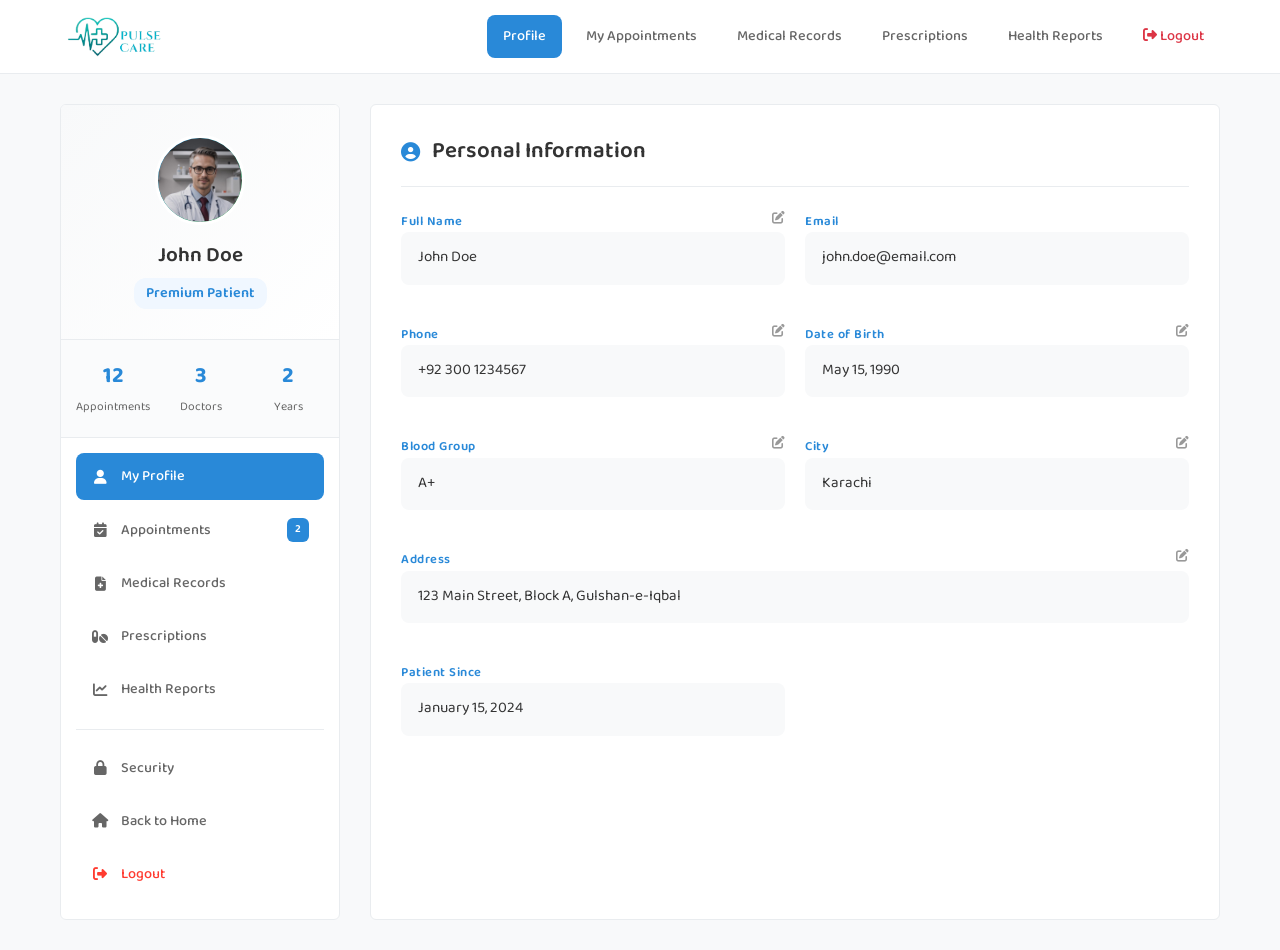
<file: users/index.html>
<!DOCTYPE html>
<html lang="en">
<head>
    <meta charset="UTF-8">
    <meta name="viewport" content="width=device-width, initial-scale=1.0">
    <title>My Account - Hospital</title>
    <link rel="stylesheet" href="https://cdnjs.cloudflare.com/ajax/libs/font-awesome/6.4.0/css/all.min.css">
    <link href="https://fonts.googleapis.com/css2?family=Baloo+Bhaijaan+2:wght@400;500;600;700;800&display=swap" rel="stylesheet">
    <link rel="stylesheet" href="user-profile.css">
</head>
<body>
    <nav class="top-nav">
        <div class="nav-container">
            <a href="../home.html" class="logo">
                <img src="../assets/images/Clinic-logo.png" alt="Hospital Logo" class="logo-img">
            </a>
            <div class="nav-links">
                <a href="index.html" class="nav-link active">Profile</a>
                <a href="appointments.html" class="nav-link">My Appointments</a>
                <a href="medical-records.html" class="nav-link">Medical Records</a>
                <a href="prescriptions.html" class="nav-link">Prescriptions</a>
                <a href="health-reports.html" class="nav-link">Health Reports</a>
                <a href="../home.html" class="nav-link logout"><i class="fas fa-sign-out-alt"></i> Logout</a>
            </div>
        </div>
    </nav>

    <div class="container">
        <div class="profile-layout">
            <aside class="sidebar">
                <div class="user-card">
                    <div class="avatar">
                        <img src="../assets/images/doc1.jpg" alt="User Avatar" style="width:100%;height:100%;border-radius:50%;object-fit:cover;">
                    </div>
                    <h3 class="user-name">John Doe</h3>
                    <p class="user-rank">Premium Patient</p>
                </div>
                <div class="user-stats">
                    <div class="stat"><div class="stat-num">12</div><div class="stat-label">Appointments</div></div>
                    <div class="stat"><div class="stat-num">3</div><div class="stat-label">Doctors</div></div>
                    <div class="stat"><div class="stat-num">2</div><div class="stat-label">Years</div></div>
                </div>
                <nav class="side-menu">
                    <a href="#" class="menu-item active" data-tab="profile"><i class="fas fa-user"></i> My Profile</a>
                    <a href="appointments.html" class="menu-item"><i class="fas fa-calendar-check"></i> Appointments <span class="badge">2</span></a>
                    <a href="medical-records.html" class="menu-item"><i class="fas fa-file-medical"></i> Medical Records</a>
                    <a href="prescriptions.html" class="menu-item"><i class="fas fa-pills"></i> Prescriptions</a>
                    <a href="health-reports.html" class="menu-item"><i class="fas fa-chart-line"></i> Health Reports</a>
                    <div class="menu-divider"></div>
                    <a href="#" class="menu-item" data-tab="security"><i class="fas fa-lock"></i> Security</a>
                    <a href="../home.html" class="menu-item"><i class="fas fa-home"></i> Back to Home</a>
                    <a href="../home.html" class="menu-item" style="color:#FF3B30"><i class="fas fa-sign-out-alt"></i> Logout</a>
                </nav>
            </aside>

            <main class="main-content">
                <!-- Profile Tab -->
                <div class="tab-content active" id="profile">
                    <h2 class="section-title"><i class="fas fa-user-circle"></i> Personal Information</h2>
                    <div class="form-grid">
                        <div class="form-group">
                            <label class="form-label">Full Name <i class="fas fa-edit edit-icon" onclick="toggleEdit('name')"></i></label>
                            <div class="form-value" id="val_name">John Doe</div>
                            <div class="edit-form" id="edit_name">
                                <input type="text" name="name" class="form-input" value="John Doe">
                                <div class="btn-row">
                                    <button type="button" class="btn btn-primary" onclick="saveField('name')">Save</button>
                                    <button type="button" class="btn btn-secondary" onclick="toggleEdit('name')">Cancel</button>
                                </div>
                            </div>
                        </div>
                        <div class="form-group">
                            <label class="form-label">Email</label>
                            <div class="form-value">john.doe@email.com</div>
                        </div>
                        <div class="form-group">
                            <label class="form-label">Phone <i class="fas fa-edit edit-icon" onclick="toggleEdit('phone')"></i></label>
                            <div class="form-value" id="val_phone">+92 300 1234567</div>
                            <div class="edit-form" id="edit_phone">
                                <input type="tel" name="phone" class="form-input" value="+92 300 1234567">
                                <div class="btn-row">
                                    <button type="button" class="btn btn-primary" onclick="saveField('phone')">Save</button>
                                    <button type="button" class="btn btn-secondary" onclick="toggleEdit('phone')">Cancel</button>
                                </div>
                            </div>
                        </div>
                        <div class="form-group">
                            <label class="form-label">Date of Birth <i class="fas fa-edit edit-icon" onclick="toggleEdit('dob')"></i></label>
                            <div class="form-value" id="val_dob">May 15, 1990</div>
                            <div class="edit-form" id="edit_dob">
                                <input type="date" name="dob" class="form-input" value="1990-05-15">
                                <div class="btn-row">
                                    <button type="button" class="btn btn-primary" onclick="saveField('dob')">Save</button>
                                    <button type="button" class="btn btn-secondary" onclick="toggleEdit('dob')">Cancel</button>
                                </div>
                            </div>
                        </div>
                        <div class="form-group">
                            <label class="form-label">Blood Group <i class="fas fa-edit edit-icon" onclick="toggleEdit('blood')"></i></label>
                            <div class="form-value" id="val_blood">A+</div>
                            <div class="edit-form" id="edit_blood">
                                <select name="blood" class="form-input">
                                    <option value="A+" selected>A+</option>
                                    <option value="A-">A-</option>
                                    <option value="B+">B+</option>
                                    <option value="B-">B-</option>
                                    <option value="AB+">AB+</option>
                                    <option value="AB-">AB-</option>
                                    <option value="O+">O+</option>
                                    <option value="O-">O-</option>
                                </select>
                                <div class="btn-row">
                                    <button type="button" class="btn btn-primary" onclick="saveField('blood')">Save</button>
                                    <button type="button" class="btn btn-secondary" onclick="toggleEdit('blood')">Cancel</button>
                                </div>
                            </div>
                        </div>
                        <div class="form-group">
                            <label class="form-label">City <i class="fas fa-edit edit-icon" onclick="toggleEdit('city')"></i></label>
                            <div class="form-value" id="val_city">Karachi</div>
                            <div class="edit-form" id="edit_city">
                                <input type="text" name="city" class="form-input" value="Karachi">
                                <div class="btn-row">
                                    <button type="button" class="btn btn-primary" onclick="saveField('city')">Save</button>
                                    <button type="button" class="btn btn-secondary" onclick="toggleEdit('city')">Cancel</button>
                                </div>
                            </div>
                        </div>
                        <div class="form-group full">
                            <label class="form-label">Address <i class="fas fa-edit edit-icon" onclick="toggleEdit('address')"></i></label>
                            <div class="form-value" id="val_address">123 Main Street, Block A, Gulshan-e-Iqbal</div>
                            <div class="edit-form" id="edit_address">
                                <textarea name="address" class="form-input" rows="2">123 Main Street, Block A, Gulshan-e-Iqbal</textarea>
                                <div class="btn-row">
                                    <button type="button" class="btn btn-primary" onclick="saveField('address')">Save</button>
                                    <button type="button" class="btn btn-secondary" onclick="toggleEdit('address')">Cancel</button>
                                </div>
                            </div>
                        </div>
                        <div class="form-group">
                            <label class="form-label">Patient Since</label>
                            <div class="form-value">January 15, 2024</div>
                        </div>
                    </div>
                </div>

                <!-- Appointments Tab -->
                <div class="tab-content" id="appointments">
                    <h2 class="section-title"><i class="fas fa-calendar-check"></i> My Appointments</h2>
                    <div class="appointment-card">
                        <div class="appointment-header">
                            <span class="appointment-num">Upcoming Appointment</span>
                            <span class="appointment-status status-confirmed">Confirmed</span>
                        </div>
                        <div class="appointment-info">
                            <span><i class="fas fa-user-md"></i>Dr. Ahmed Hassan - Cardiologist</span>
                            <span><i class="fas fa-calendar"></i>February 15, 2026 - 10:00 AM</span>
                            <span><i class="fas fa-map-marker-alt"></i>Room 205, Cardiology Wing</span>
                        </div>
                        <div class="appointment-actions">
                            <button class="btn-track"><i class="fas fa-edit"></i> Reschedule</button>
                            <button class="btn-track" style="background:#FF3B30;border-color:#FF3B30"><i class="fas fa-times"></i> Cancel</button>
                        </div>
                    </div>

                    <div class="appointment-card">
                        <div class="appointment-header">
                            <span class="appointment-num">Previous Appointment</span>
                            <span class="appointment-status status-delivered">Completed</span>
                        </div>
                        <div class="appointment-info">
                            <span><i class="fas fa-user-md"></i>Dr. Sarah Khan - Neurologist</span>
                            <span><i class="fas fa-calendar"></i>January 28, 2026 - 2:30 PM</span>
                            <span><i class="fas fa-map-marker-alt"></i>Room 301, Neurology Wing</span>
                        </div>
                        <div class="appointment-actions">
                            <button class="btn-track"><i class="fas fa-file-medical"></i> View Report</button>
                            <button class="btn-track"><i class="fas fa-redo"></i> Book Again</button>
                        </div>
                    </div>
                </div>

                <!-- Medical Records Tab -->
                <div class="tab-content" id="medical">
                    <h2 class="section-title"><i class="fas fa-file-medical"></i> Medical Records</h2>
                    <div class="medical-grid">
                        <div class="medical-card">
                            <div class="medical-header">
                                <i class="fas fa-heartbeat"></i>
                                <h4>Vital Signs</h4>
                            </div>
                            <div class="medical-content">
                                <div class="vital-item">
                                    <span class="vital-label">Blood Pressure</span>
                                    <span class="vital-value">120/80 mmHg</span>
                                </div>
                                <div class="vital-item">
                                    <span class="vital-label">Heart Rate</span>
                                    <span class="vital-value">72 bpm</span>
                                </div>
                                <div class="vital-item">
                                    <span class="vital-label">Temperature</span>
                                    <span class="vital-value">98.6°F</span>
                                </div>
                            </div>
                        </div>

                        <div class="medical-card">
                            <div class="medical-header">
                                <i class="fas fa-allergies"></i>
                                <h4>Allergies</h4>
                            </div>
                            <div class="medical-content">
                                <div class="allergy-tags">
                                    <span class="allergy-tag">Peanuts</span>
                                    <span class="allergy-tag">Dust</span>
                                    <span class="allergy-tag">Pollen</span>
                                </div>
                            </div>
                        </div>
                    </div>
                </div>

                <!-- Security Tab -->
                <div class="tab-content" id="security">
                    <h2 class="section-title"><i class="fas fa-lock"></i> Change Password</h2>
                    <div class="form-group">
                        <label class="form-label">Current Password</label>
                        <input type="password" name="current_password" class="form-input" required>
                    </div>
                    <div class="form-grid">
                        <div class="form-group">
                            <label class="form-label">New Password</label>
                            <input type="password" name="new_password" class="form-input" minlength="6" required>
                        </div>
                        <div class="form-group">
                            <label class="form-label">Confirm Password</label>
                            <input type="password" name="confirm_password" class="form-input" minlength="6" required>
                        </div>
                    </div>
                    <button type="button" class="btn btn-primary" onclick="changePassword()">
                        <i class="fas fa-key"></i> Update Password
                    </button>
                </div>
            </main>
        </div>
    </div>

    <script src="user-profile.js"></script>
</body>
</html>
</file>
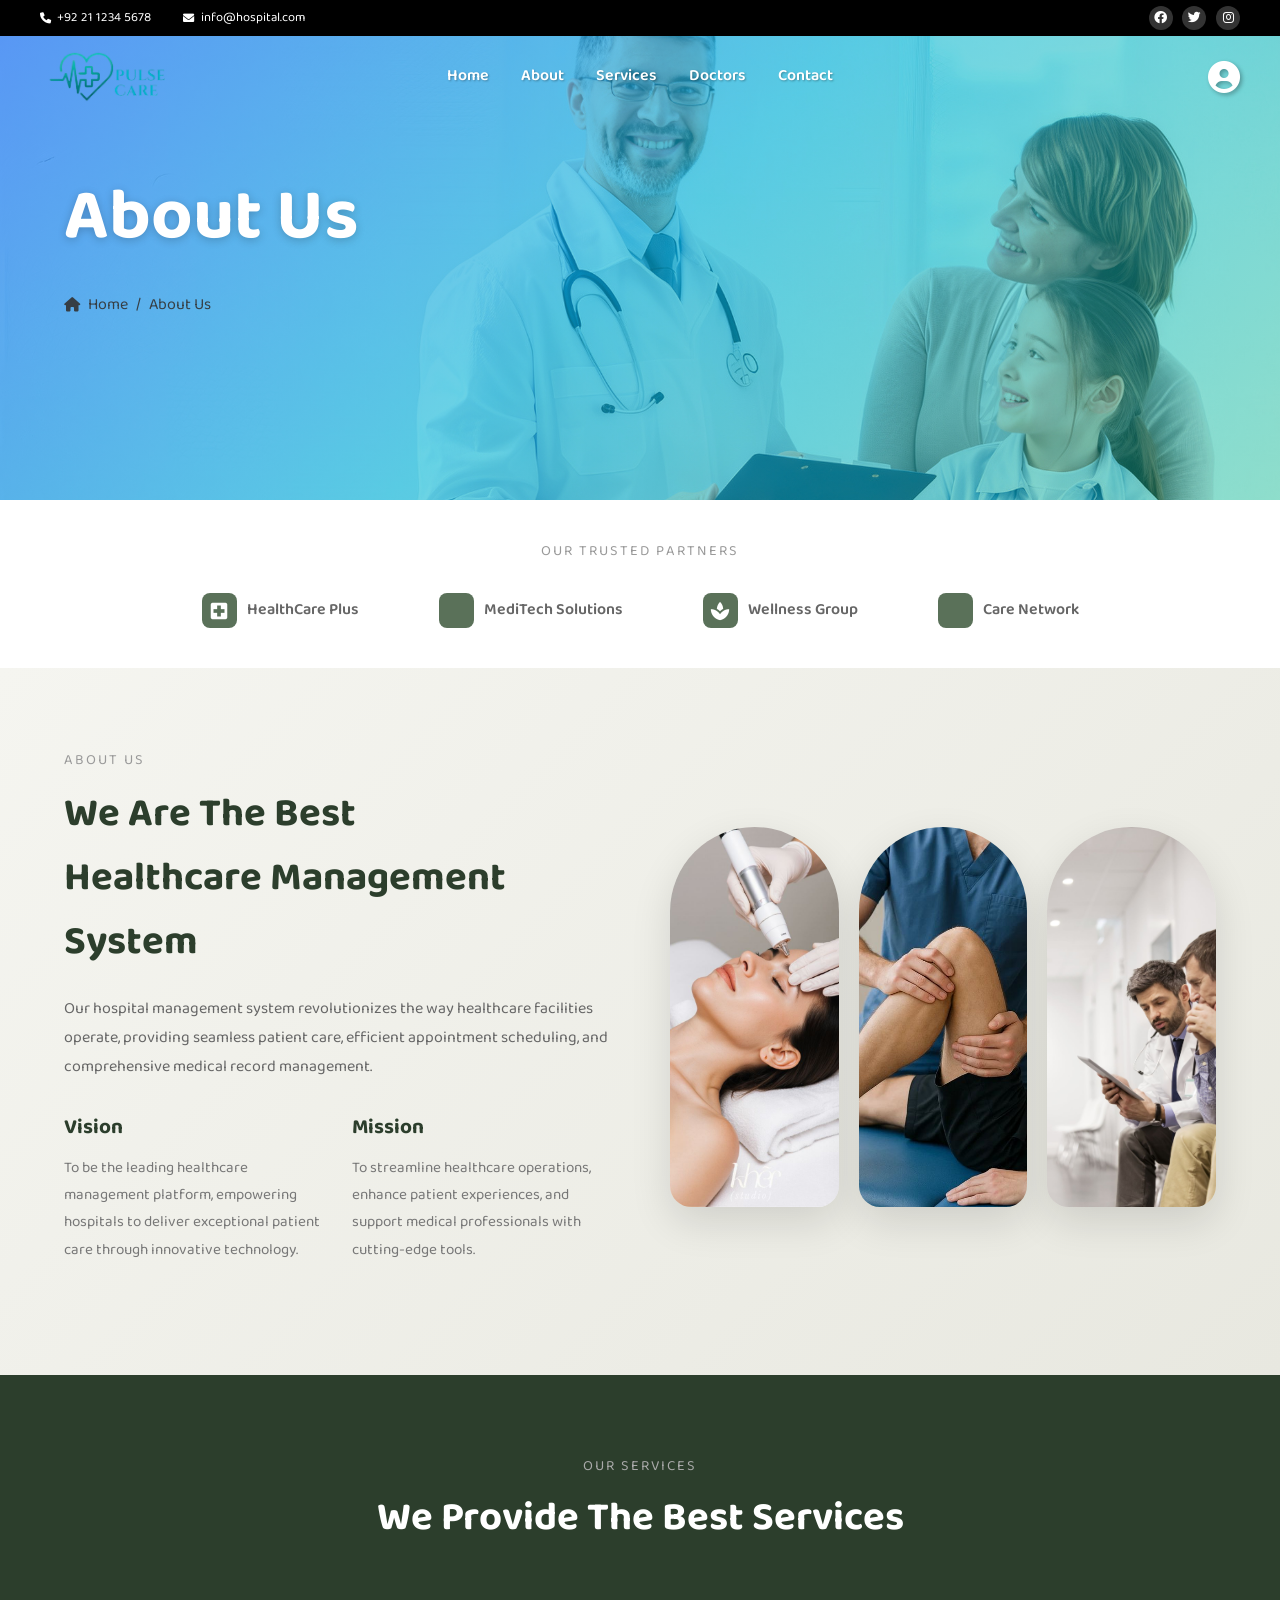
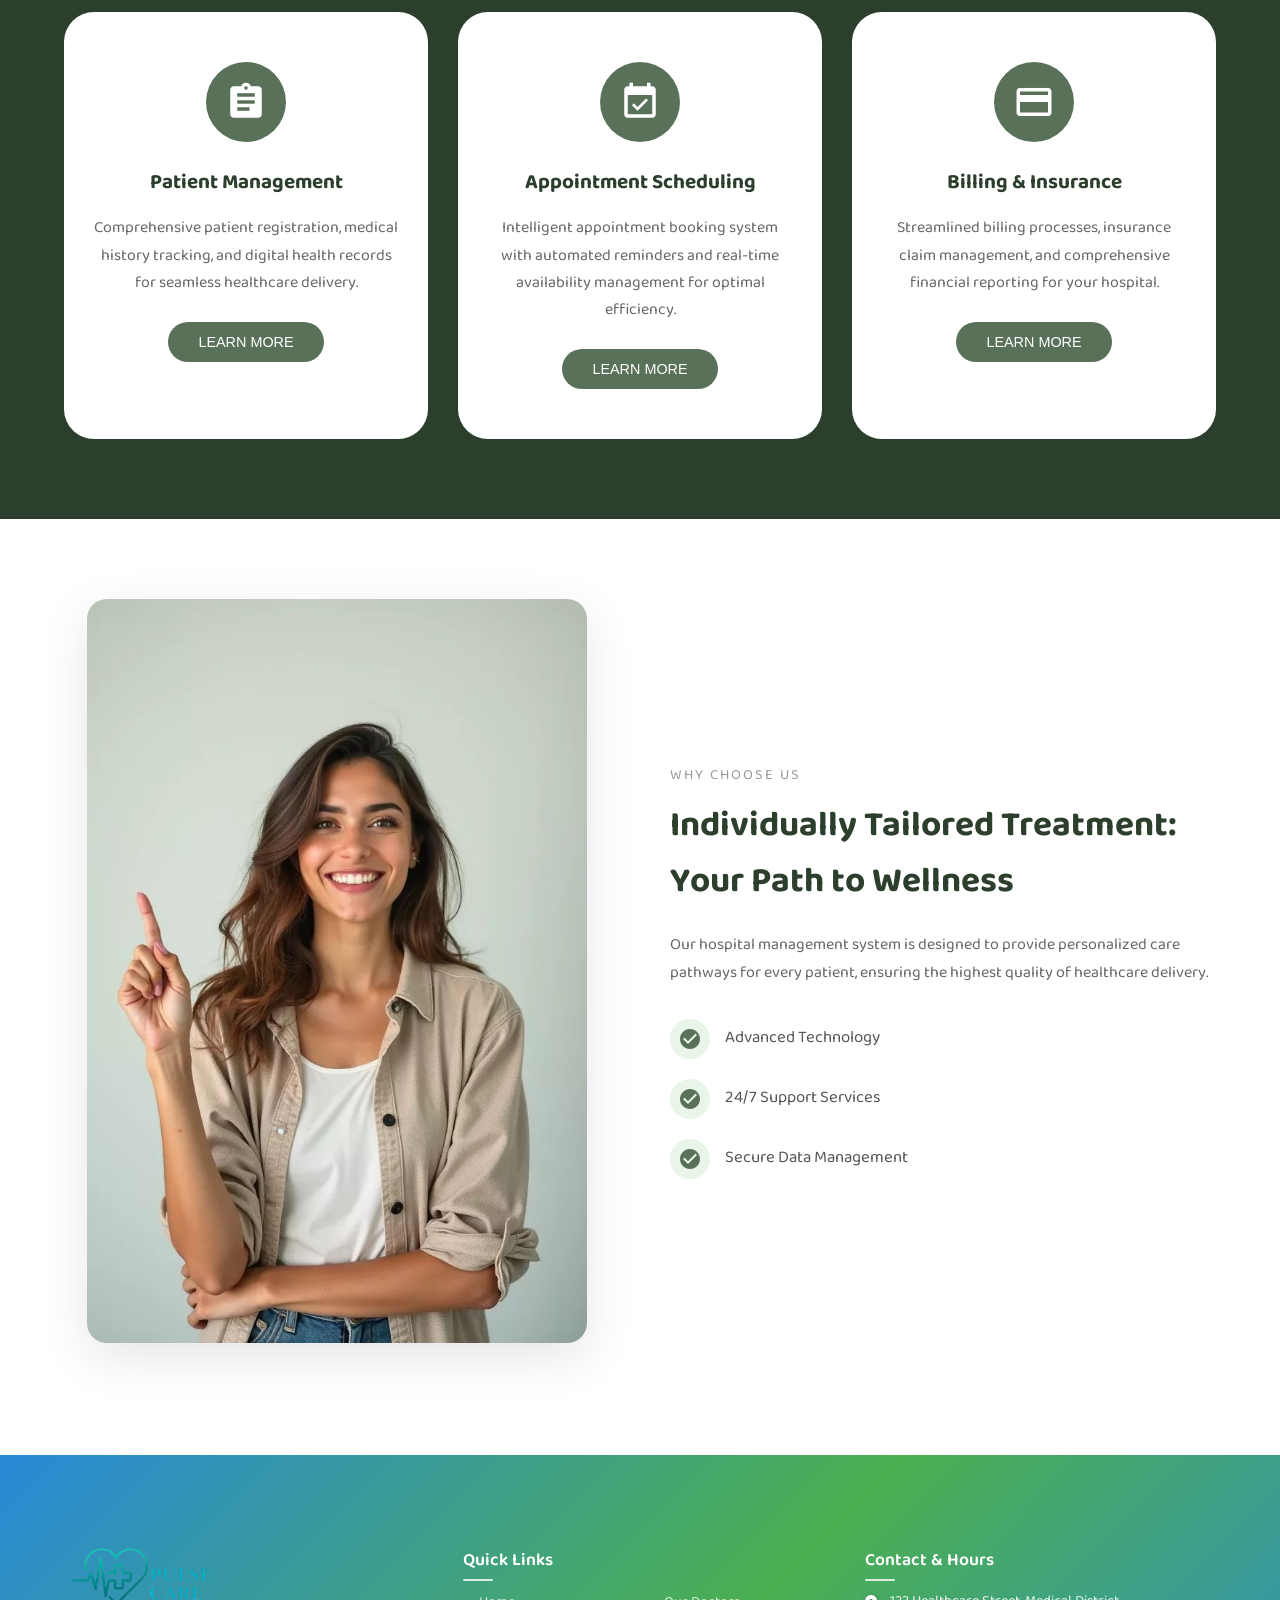
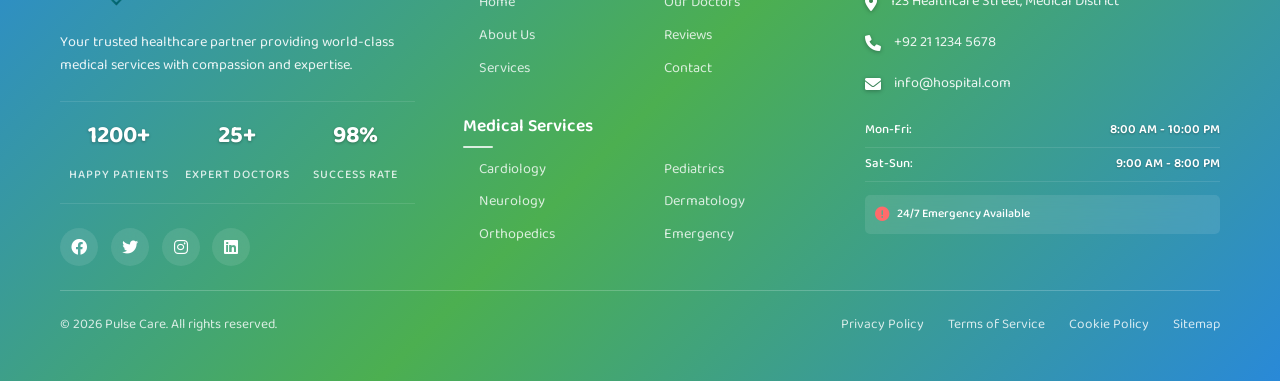
<file: about.html>
<!DOCTYPE html>
<html lang="en">
<head>
    <meta charset="UTF-8">
    <meta name="viewport" content="width=device-width, initial-scale=1.0">
    <title>About Us - Pulse Care</title>
    <link href="https://cdnjs.cloudflare.com/ajax/libs/font-awesome/6.0.0/css/all.min.css" rel="stylesheet">
    <link href="https://fonts.googleapis.com/icon?family=Material+Icons" rel="stylesheet">
    <link href="https://fonts.googleapis.com/css2?family=Poppins:wght@300;400;500;600;700&display=swap" rel="stylesheet">
    <link href="https://fonts.googleapis.com/css2?family=Baloo+Bhaijaan+2:wght@400;500;600;700;800&display=swap" rel="stylesheet">
    <style>
        /* Navbar Specific Reset */
        .header, .header * {
            margin: 0;
            padding: 0;
            box-sizing: border-box;
        }
    </style>
    <link rel="stylesheet" href="navbar.css">
    <style>
        * {
            margin: 0;
            padding: 0;
            box-sizing: border-box;
        }

        body {
            font-family: 'Baloo Bhaijaan 2', sans-serif;
            color: #333;
            line-height: 1.6;
        }

        /* Hero Section */
        .hero {
            background: linear-gradient(135deg, rgba(59, 130, 246, 0.8), rgba(6, 182, 212, 0.6), rgba(16, 185, 129, 0.4)), url('assets/images/about-header.png');
            background-size: cover;
            background-position: center;
            background-repeat: no-repeat;
            padding: 60px 5%;
            display: flex;
            align-items: center;
            height: 50vh;
            min-height: 500px;
        }

        .hero-content {
            max-width: 500px;
            z-index: 2;
            position: relative;
        }

        .hero-content h1 {
            font-size: 4.5rem;
            color: white;
            margin-bottom: 2rem;
            line-height: 1.1;
            text-shadow: 0 2px 10px rgba(0,0,0,0.2);
            font-weight: 700;
        }

        .breadcrumb {
            display: flex;
            align-items: center;
            justify-content: flex-start;
            gap: 8px;
            font-size: 1rem;
            opacity: 0.9;
            margin-top: 1rem;
        }

        .breadcrumb i {
            font-size: 0.9rem;
        }

        .cta-button {
            background: #5a7159;
            color: white;
            padding: 15px 35px;
            border: none;
            border-radius: 25px;
            font-size: 1rem;
            cursor: pointer;
            transition: all 0.3s;
            display: inline-flex;
            align-items: center;
            gap: 10px;
        }

        .cta-button .material-icons {
            font-size: 20px;
        }

        .cta-button:hover {
            background: #4a6149;
            transform: translateY(-2px);
        }

        .hero-image {
            position: relative;
            display: flex;
            align-items: center;
            gap: 25px;
            justify-content: flex-end;
            padding-right: 30px;
        }

        .doctor-image {
            width: 260px;
            height: 340px;
            border-radius: 160px 160px 20px 20px;
            object-fit: cover;
            box-shadow: 0 15px 40px rgba(0,0,0,0.12);
            flex-shrink: 0;
        }

        .stats {
            display: flex;
            flex-direction: column;
            gap: 35px;
        }

        .stat-item {
            text-align: left;
        }

        .stat-number {
            font-size: 2.2rem;
            font-weight: bold;
            color: #5a7159;
        }

        .stat-label {
            color: #888;
            text-transform: uppercase;
            font-size: 0.9rem;
            letter-spacing: 1px;
        }

        /* Partners Section */
        .partners {
            background: white;
            padding: 40px 5%;
            text-align: center;
        }

        .partners-title {
            color: #999;
            font-size: 0.9rem;
            text-transform: uppercase;
            letter-spacing: 2px;
            margin-bottom: 30px;
        }

        .partner-logos {
            display: flex;
            justify-content: center;
            gap: 80px;
            flex-wrap: wrap;
        }

        .partner-logo {
            display: flex;
            align-items: center;
            gap: 10px;
            color: #666;
            font-weight: 600;
        }

        .logo-icon {
            width: 35px;
            height: 35px;
            background: #5a7159;
            border-radius: 8px;
            display: flex;
            align-items: center;
            justify-content: center;
            color: white;
        }

        .logo-icon .material-icons {
            font-size: 22px;
        }

        /* About Section */
        .about {
            background: linear-gradient(135deg, #f5f5f0 0%, #e8e8e0 100%);
            padding: 80px 5%;
            display: grid;
            grid-template-columns: 1fr 1fr;
            gap: 60px;
            align-items: center;
        }

        .about-content h2 {
            font-size: 2.5rem;
            color: #2c3e2c;
            margin-bottom: 20px;
        }

        .about-content p {
            color: #666;
            margin-bottom: 30px;
            line-height: 1.8;
        }

        .vision-mission {
            display: grid;
            grid-template-columns: 1fr 1fr;
            gap: 30px;
            margin-top: 30px;
        }

        .vm-item h3 {
            color: #2c3e2c;
            margin-bottom: 10px;
            font-size: 1.3rem;
        }

        .vm-item p {
            color: #777;
            font-size: 0.95rem;
        }

        .about-images {
            display: flex;
            gap: 20px;
            align-items: stretch;
        }

        .about-img {
            width: 100%;
            height: 380px;
            border-radius: 200px 200px 50px 50px;
            object-fit: cover;
            box-shadow: 0 15px 40px rgba(0,0,0,0.12);
        }

        .about-images > div {
            flex: 1;
        }

        /* Services Section */
        .services {
            background: #2c3e2c;
            padding: 80px 5%;
            color: white;
        }

        .services-header {
            text-align: center;
            margin-bottom: 60px;
        }

        .services-header p {
            color: #aaa;
            text-transform: uppercase;
            letter-spacing: 2px;
            font-size: 0.9rem;
            margin-bottom: 10px;
        }

        .services-header h2 {
            font-size: 2.5rem;
            color: white;
        }

        .service-cards {
            display: grid;
            grid-template-columns: repeat(3, 1fr);
            gap: 30px;
        }

        .service-card {
            background: white;
            padding: 50px 30px;
            border-radius: 30px;
            text-align: center;
            transition: transform 0.3s;
        }

        .service-card:hover {
            transform: translateY(-10px);
        }

        .service-icon {
            width: 80px;
            height: 80px;
            background: #5a7159;
            border-radius: 50%;
            margin: 0 auto 25px;
            display: flex;
            align-items: center;
            justify-content: center;
            font-size: 2.5rem;
            color: white;
        }

        .service-icon .material-icons {
            font-size: 42px;
        }

        .service-card h3 {
            color: #2c3e2c;
            margin-bottom: 15px;
            font-size: 1.3rem;
        }

        .service-card p {
            color: #666;
            margin-bottom: 25px;
            line-height: 1.7;
        }

        .learn-more {
            background: #5a7159;
            color: white;
            padding: 12px 30px;
            border: none;
            border-radius: 20px;
            cursor: pointer;
            font-size: 0.9rem;
            transition: background 0.3s;
        }

        .learn-more:hover {
            background: #4a6149;
        }

        /* Treatment Section */
        .treatment {
            background: white;
            padding: 80px 5%;
            display: grid;
            grid-template-columns: 1fr 1fr;
            gap: 60px;
            align-items: center;
        }

        .treatment-image img {
            width: 100%;
            max-width: 500px;
            height: auto;
            border-radius: 20px;
            box-shadow: 0 15px 50px rgba(0,0,0,0.1);
            object-fit: cover;
        }

        .treatment-image {
            display: flex;
            justify-content: center;
            align-items: center;
        }

        .treatment-content h2 {
            font-size: 2.2rem;
            color: #2c3e2c;
            margin-bottom: 20px;
        }

        .treatment-content p {
            color: #666;
            margin-bottom: 30px;
            line-height: 1.8;
        }

        .treatment-features {
            display: flex;
            flex-direction: column;
            gap: 20px;
        }

        .feature-item {
            display: flex;
            align-items: center;
            gap: 15px;
        }

        .feature-icon {
            width: 40px;
            height: 40px;
            background: #e8f5e8;
            border-radius: 50%;
            display: flex;
            align-items: center;
            justify-content: center;
            color: #5a7159;
            font-weight: bold;
        }

        .feature-icon .material-icons {
            font-size: 24px;
        }

        .feature-text {
            color: #555;
            font-size: 1.05rem;
        }

        /* Responsive */
        @media (max-width: 968px) {
            .hero, .about, .treatment {
                grid-template-columns: 1fr;
                gap: 40px;
            }

            .service-cards {
                grid-template-columns: 1fr;
            }

            .hero-content h1 {
                font-size: 2.5rem;
            }

            .hero-image {
                flex-direction: column;
                align-items: center;
            }

            .stats {
                margin-left: 0;
                margin-top: 30px;
                width: 100%;
            }

            .about-images {
                flex-direction: column;
            }

            .about-img {
                height: 300px;
            }

            .vision-mission {
                grid-template-columns: 1fr;
            }
        }

        /* Footer Styles */
        .footer {
            background: #2c3e2c;
            color: #fff;
            padding: 60px 0 20px;
            margin-top: 80px;
        }

        .footer-content {
            display: grid;
            grid-template-columns: repeat(4, 1fr);
            gap: 40px;
            margin-bottom: 40px;
        }

        .footer-section h3 {
            color: #5a7159;
            margin-bottom: 20px;
            font-size: 1.3rem;
            font-weight: 600;
        }

        .footer-section p {
            color: #bdc3c7;
            line-height: 1.6;
            margin-bottom: 20px;
        }

        .footer-section ul {
            list-style: none;
            padding: 0;
        }

        .footer-section ul li {
            margin-bottom: 12px;
        }

        .footer-section ul li a {
            color: #bdc3c7;
            text-decoration: none;
            transition: color 0.3s ease;
            font-size: 0.95rem;
        }

        .footer-section ul li a:hover {
            color: #5a7159;
        }

        .social-links {
            display: flex;
            gap: 15px;
            margin-top: 20px;
        }

        .social-links a {
            width: 40px;
            height: 40px;
            background: #34495e;
            border-radius: 50%;
            display: flex;
            align-items: center;
            justify-content: center;
            color: #bdc3c7;
            text-decoration: none;
            transition: all 0.3s ease;
        }

        .social-links a:hover {
            background: #5a7159;
            color: #fff;
            transform: translateY(-2px);
        }

        .contact-item {
            display: flex;
            align-items: flex-start;
            gap: 12px;
            margin-bottom: 15px;
        }

        .contact-item i {
            color: #5a7159;
            font-size: 1.1rem;
            margin-top: 2px;
        }

        .contact-item p {
            color: #bdc3c7;
            margin: 0;
            line-height: 1.5;
        }

        .footer-bottom {
            text-align: center;
            padding-top: 30px;
            border-top: 1px solid #34495e;
            color: #95a5a6;
            font-size: 0.9rem;
        }

        .container {
            max-width: 1200px;
            margin: 0 auto;
            padding: 0 20px;
        }

        /* Footer Responsive */
        @media (max-width: 768px) {
            .footer-content {
                grid-template-columns: repeat(2, 1fr);
                gap: 30px;
            }
        }

        @media (max-width: 480px) {
            .footer-content {
                grid-template-columns: 1fr;
                gap: 30px;
            }
        }

        /* Footer from home.html */
        .footer {
            background: linear-gradient(135deg, #2989d8, #4CAF50, #2989d8);
            color: white;
            margin-top: 2rem;
        }

        .footer-container {
            max-width: 1200px;
            margin: 0 auto;
            padding: 0 20px;
        }

        .footer-top {
            display: grid;
            grid-template-columns: 1fr 1fr 1fr;
            gap: 3rem;
            padding: 2rem 0 1.5rem;
        }

        .footer-column h3 {
            font-size: 1.1rem;
            margin-bottom: 1rem;
            color: white;
            font-weight: 600;
            position: relative;
        }

        .footer-column h3::after {
            content: '';
            position: absolute;
            bottom: -6px;
            left: 0;
            width: 30px;
            height: 2px;
            background: rgba(255, 255, 255, 0.8);
            border-radius: 2px;
        }

        .footer-logo {
            display: flex;
            align-items: center;
            justify-content: flex-start;
            margin-bottom: 1.5rem;
        }

        .footer-logo img {
            height: 60px;
            width: auto;
            max-width: 250px;
        }

        .footer-description {
            color: rgba(255, 255, 255, 0.9);
            line-height: 1.6;
            margin-bottom: 1.5rem;
            font-size: 0.9rem;
        }

        .clinic-stats {
            display: flex;
            justify-content: space-between;
            margin-bottom: 1.5rem;
            padding: 1rem 0;
            border-top: 1px solid rgba(255, 255, 255, 0.1);
            border-bottom: 1px solid rgba(255, 255, 255, 0.1);
        }

        .stat-item {
            text-align: center;
            flex: 1;
        }

        .stat-number {
            display: block;
            font-size: 1.5rem;
            font-weight: 700;
            color: white;
            margin-bottom: 0.3rem;
            text-shadow: 0 1px 3px rgba(0, 0, 0, 0.3);
        }

        .stat-label {
            font-size: 0.75rem;
            color: rgba(255, 255, 255, 0.8);
            font-weight: 500;
        }

        .footer-social {
            display: flex;
            gap: 0.8rem;
        }

        .social-link {
            width: 38px;
            height: 38px;
            background: rgba(255, 255, 255, 0.1);
            border-radius: 50%;
            display: flex;
            align-items: center;
            justify-content: center;
            color: white;
            text-decoration: none;
            transition: all 0.3s ease;
            backdrop-filter: blur(10px);
        }

        .social-link:hover {
            background: rgba(255, 255, 255, 0.2);
            transform: translateY(-2px);
            box-shadow: 0 3px 10px rgba(0, 0, 0, 0.2);
        }

        .social-link i {
            font-size: 1rem;
        }

        .links-grid {
            display: grid;
            grid-template-columns: 1fr 1fr;
            gap: 1rem;
        }

        .links-col .footer-links {
            margin: 0;
        }

        .footer-links {
            list-style: none;
        }

        .footer-links li {
            margin-bottom: 0.6rem;
        }

        .footer-links a {
            color: rgba(255, 255, 255, 0.8);
            text-decoration: none;
            transition: all 0.3s ease;
            font-size: 0.9rem;
            display: flex;
            align-items: center;
        }

        .footer-links a:hover {
            color: white;
            padding-left: 6px;
        }

        .footer-links a::before {
            content: '→';
            margin-right: 6px;
            opacity: 0;
            transition: all 0.3s ease;
        }

        .footer-links a:hover::before {
            opacity: 1;
        }

        .contact-item {
            display: flex;
            align-items: flex-start;
            gap: 0.8rem;
            margin-bottom: 1rem;
        }

        .contact-item i {
            font-size: 1rem;
            color: white;
            margin-top: 0.2rem;
            flex-shrink: 0;
            filter: drop-shadow(0 1px 2px rgba(0, 0, 0, 0.3));
        }

        .contact-item div p {
            color: rgba(255, 255, 255, 0.9);
            margin-bottom: 0.2rem;
            font-size: 0.9rem;
        }

        .working-hours-compact {
            margin-top: 1rem;
        }

        .working-hours-compact .hours-item {
            display: flex;
            justify-content: space-between;
            align-items: center;
            padding: 0.4rem 0;
            border-bottom: 1px solid rgba(255, 255, 255, 0.1);
            font-size: 0.8rem;
        }

        .working-hours-compact .hours-item:last-of-type {
            border-bottom: none;
        }

        .working-hours-compact .hours-item span:first-child {
            font-weight: 500;
        }

        .working-hours-compact .hours-item span:last-child {
            color: white;
            font-weight: 600;
            text-shadow: 0 1px 2px rgba(0, 0, 0, 0.3);
        }

        .working-hours-compact .emergency-note {
            display: flex;
            align-items: center;
            gap: 0.5rem;
            margin-top: 0.8rem;
            padding: 0.6rem;
            background: rgba(255, 255, 255, 0.1);
            border-radius: 5px;
            backdrop-filter: blur(10px);
        }

        .working-hours-compact .emergency-note i {
            color: #ff6b6b;
            font-size: 0.9rem;
        }

        .working-hours-compact .emergency-note span {
            font-size: 0.75rem;
            font-weight: 500;
        }

        .footer-bottom {
            border-top: 1px solid rgba(255, 255, 255, 0.2);
            padding: 1.5rem 0;
        }

        .footer-bottom-content {
            display: flex;
            justify-content: space-between;
            align-items: center;
            flex-wrap: wrap;
            gap: 1rem;
        }

        .copyright p {
            color: rgba(255, 255, 255, 0.8);
            font-size: 0.85rem;
        }

        .footer-bottom-links {
            display: flex;
            gap: 1.5rem;
            flex-wrap: wrap;
        }

        .footer-bottom-links a {
            color: rgba(255, 255, 255, 0.8);
            text-decoration: none;
            font-size: 0.85rem;
            transition: all 0.3s ease;
        }

        .footer-bottom-links a:hover {
            color: white;
        }

        /* Footer Mobile Responsive */
        @media (max-width: 768px) {
            .footer-top {
                grid-template-columns: 1fr;
                gap: 1.5rem;
                padding: 2rem 0 1.5rem;
            }
            
            .links-grid {
                grid-template-columns: 1fr;
                gap: 0.5rem;
            }
            
            .footer-column {
                text-align: center;
            }
            
            .footer-column h3::after {
                left: 50%;
                transform: translateX(-50%);
            }
            
            .footer-social {
                justify-content: center;
            }
            
            .footer-bottom-content {
                flex-direction: column;
                text-align: center;
            }
            
            .footer-bottom-links {
                justify-content: center;
            }
        }
    </style>
</head>
<body>
    <!-- Include Navbar -->
    <header class="header">
        <!-- Top Bar -->
        <div class="top-bar">
            <div class="top-container">
                <div class="contact-info">
                    <span><i class="fas fa-phone"></i> +92 21 1234 5678</span>
                    <span><i class="fas fa-envelope"></i> info@hospital.com</span>
                </div>
                <div class="social-links-top">
                    <a href="#"><i class="fab fa-facebook"></i></a>
                    <a href="#"><i class="fab fa-twitter"></i></a>
                    <a href="#"><i class="fab fa-instagram"></i></a>
                </div>
            </div>
        </div>
        
        <!-- Main Navigation -->
        <nav class="navbar">
            <div class="nav-container">
                <div class="hamburger" id="hamburger">
                    <span></span>
                    <span></span>
                    <span></span>
                </div>
                <div class="logo">
                    <img src="assets/images/Clinic-logo.png" alt="Hospital Logo" class="logo-img">
                </div>
                <ul class="nav-menu" id="nav-menu">
                    <li><a href="home.html">Home</a></li>
                    <li><a href="about.html" class="active">About</a></li>
                    <li><a href="home.html#services">Services</a></li>
                    <li><a href="home.html#doctors">Doctors</a></li>
                    <li><a href="contact.html">Contact</a></li>
                </ul>
                <div class="profile-icon">
                    <i class="fas fa-user-circle"></i>
                    <div class="profile-dropdown">
                        <a href="users/index.html" class="hover-effect hover-dropdown-item"><i class="fas fa-user"></i> My Profile</a>
                        <a href="users/appointments.html" class="hover-effect hover-dropdown-item"><i class="fas fa-calendar"></i> My Appointments</a>
                        <a href="users/medical-records.html" class="hover-effect hover-dropdown-item"><i class="fas fa-file-medical"></i> Medical Records</a>
                        <a href="#" class="hover-effect hover-dropdown-item"><i class="fas fa-sign-out-alt"></i> Logout</a>
                    </div>
                </div>
            </div>
        </nav>
    </header>

    <!-- Hero Section -->
    <section class="hero">
        <div class="hero-content">
            <h1>About Us</h1>
            
            <div class="breadcrumb">
                <i class="fas fa-home"></i>
                <span>Home</span>
                <span>/</span>
                <span>About Us</span>
            </div>
        </div>
    </section>

    <!-- Partners Section -->
    <section class="partners">
        <p class="partners-title">Our Trusted Partners</p>
        <div class="partner-logos">
            <div class="partner-logo">
                <div class="logo-icon">
                    <span class="material-icons">local_hospital</span>
                </div>
                <span>HealthCare Plus</span>
            </div>
            <div class="partner-logo">
                <div class="logo-icon">
                    <span class="material-icons">biotech</span>
                </div>
                <span>MediTech Solutions</span>
            </div>
            <div class="partner-logo">
                <div class="logo-icon">
                    <span class="material-icons">spa</span>
                </div>
                <span>Wellness Group</span>
            </div>
            <div class="partner-logo">
                <div class="logo-icon">
                    <span class="material-icons">health_and_safety</span>
                </div>
                <span>Care Network</span>
            </div>
        </div>
    </section>

    <!-- About Section -->
    <section class="about">
        <div class="about-content">
            <p style="color: #999; text-transform: uppercase; letter-spacing: 2px; font-size: 0.9rem; margin-bottom: 10px;">ABOUT US</p>
            <h2>We Are The Best<br>Healthcare Management System</h2>
            <p>Our hospital management system revolutionizes the way healthcare facilities operate, providing seamless patient care, efficient appointment scheduling, and comprehensive medical record management.</p>
            
            <div class="vision-mission">
                <div class="vm-item">
                    <h3>Vision</h3>
                    <p>To be the leading healthcare management platform, empowering hospitals to deliver exceptional patient care through innovative technology.</p>
                </div>
                <div class="vm-item">
                    <h3>Mission</h3>
                    <p>To streamline healthcare operations, enhance patient experiences, and support medical professionals with cutting-edge tools.</p>
                </div>
            </div>
        </div>
        <div class="about-images">
            <div>
                <img class="about-img" src="assets/images/img1.jpg" alt="Hospital Interior">
            </div>
            <div>
                <img class="about-img" src="assets/images/img2.jpg" alt="Medical Treatment">
            </div>
            <div>
                <img class="about-img" src="assets/images/img3.jpg" alt="Patient Care">
            </div>
        </div>
    </section>

    <!-- Services Section -->
    <section class="services">
        <div class="services-header">
            <p>OUR SERVICES</p>
            <h2>We Provide The Best Services</h2>
        </div>
        <div class="service-cards">
            <div class="service-card">
                <div class="service-icon">
                    <span class="material-icons">assignment</span>
                </div>
                <h3>Patient Management</h3>
                <p>Comprehensive patient registration, medical history tracking, and digital health records for seamless healthcare delivery.</p>
                <button class="learn-more">LEARN MORE</button>
            </div>
            <div class="service-card">
                <div class="service-icon">
                    <span class="material-icons">event_available</span>
                </div>
                <h3>Appointment Scheduling</h3>
                <p>Intelligent appointment booking system with automated reminders and real-time availability management for optimal efficiency.</p>
                <button class="learn-more">LEARN MORE</button>
            </div>
            <div class="service-card">
                <div class="service-icon">
                    <span class="material-icons">payment</span>
                </div>
                <h3>Billing & Insurance</h3>
                <p>Streamlined billing processes, insurance claim management, and comprehensive financial reporting for your hospital.</p>
                <button class="learn-more">LEARN MORE</button>
            </div>
        </div>
    </section>

    <!-- Treatment Section -->
    <section class="treatment">
        <div class="treatment-image">
            <img src="assets/images/womenimg.jpg" alt="Healthcare Professional">
        </div>
        <div class="treatment-content">
            <p style="color: #999; text-transform: uppercase; letter-spacing: 2px; font-size: 0.9rem; margin-bottom: 10px;">WHY CHOOSE US</p>
            <h2>Individually Tailored Treatment:<br>Your Path to Wellness</h2>
            <p>Our hospital management system is designed to provide personalized care pathways for every patient, ensuring the highest quality of healthcare delivery.</p>
            
            <div class="treatment-features">
                <div class="feature-item">
                    <div class="feature-icon">
                        <span class="material-icons">check_circle</span>
                    </div>
                    <div class="feature-text">Advanced Technology</div>
                </div>
                <div class="feature-item">
                    <div class="feature-icon">
                        <span class="material-icons">check_circle</span>
                    </div>
                    <div class="feature-text">24/7 Support Services</div>
                </div>
                <div class="feature-item">
                    <div class="feature-icon">
                        <span class="material-icons">check_circle</span>
                    </div>
                    <div class="feature-text">Secure Data Management</div>
                </div>
            </div>
        </div>
    </section>

    <!-- Footer -->
    <footer class="footer">
        <div class="footer-container">
            <!-- Footer Top -->
            <div class="footer-top">
                <div class="footer-column">
                    <div class="footer-logo">
                        <img src="assets/images/Clinic-logo.png" alt="Hospital">
                    </div>
                    <p class="footer-description">
                        Your trusted healthcare partner providing world-class medical services with compassion and expertise.
                    </p>
                    
                    <div class="clinic-stats">
                        <div class="stat-item">
                            <span class="stat-number">1200+</span>
                            <span class="stat-label">Happy Patients</span>
                        </div>
                        <div class="stat-item">
                            <span class="stat-number">25+</span>
                            <span class="stat-label">Expert Doctors</span>
                        </div>
                        <div class="stat-item">
                            <span class="stat-number">98%</span>
                            <span class="stat-label">Success Rate</span>
                        </div>
                    </div>
                    
                    <div class="footer-social">
                        <a href="#" class="social-link">
                            <i class="fab fa-facebook"></i>
                        </a>
                        <a href="#" class="social-link">
                            <i class="fab fa-twitter"></i>
                        </a>
                        <a href="#" class="social-link">
                            <i class="fab fa-instagram"></i>
                        </a>
                        <a href="#" class="social-link">
                            <i class="fab fa-linkedin"></i>
                        </a>
                    </div>
                </div>
                
                <div class="footer-column">
                    <h3>Quick Links</h3>
                    <div class="links-grid">
                        <div class="links-col">
                            <ul class="footer-links">
                                <li><a href="home.html">Home</a></li>
                                <li><a href="about.html">About Us</a></li>
                                <li><a href="home.html#services">Services</a></li>
                            </ul>
                        </div>
                        <div class="links-col">
                            <ul class="footer-links">
                                <li><a href="home.html#doctors">Our Doctors</a></li>
                                <li><a href="home.html#reviews">Reviews</a></li>
                                <li><a href="contact.html">Contact</a></li>
                            </ul>
                        </div>
                    </div>
                    
                    <h3 style="margin-top: 1.5rem;">Medical Services</h3>
                    <div class="links-grid">
                        <div class="links-col">
                            <ul class="footer-links">
                                <li><a href="#">Cardiology</a></li>
                                <li><a href="#">Neurology</a></li>
                                <li><a href="#">Orthopedics</a></li>
                            </ul>
                        </div>
                        <div class="links-col">
                            <ul class="footer-links">
                                <li><a href="#">Pediatrics</a></li>
                                <li><a href="#">Dermatology</a></li>
                                <li><a href="#">Emergency</a></li>
                            </ul>
                        </div>
                    </div>
                </div>
                
                <div class="footer-column">
                    <h3>Contact & Hours</h3>
                    <div class="contact-item">
                        <i class="fas fa-map-marker-alt"></i>
                        <div>
                            <p>123 Healthcare Street, Medical District</p>
                        </div>
                    </div>
                    <div class="contact-item">
                        <i class="fas fa-phone"></i>
                        <div>
                            <p>+92 21 1234 5678</p>
                        </div>
                    </div>
                    <div class="contact-item">
                        <i class="fas fa-envelope"></i>
                        <div>
                            <p>info@hospital.com</p>
                        </div>
                    </div>
                    
                    <div class="working-hours-compact">
                        <div class="hours-item">
                            <span>Mon-Fri:</span>
                            <span>8:00 AM - 10:00 PM</span>
                        </div>
                        <div class="hours-item">
                            <span>Sat-Sun:</span>
                            <span>9:00 AM - 8:00 PM</span>
                        </div>
                        <div class="emergency-note">
                            <i class="fas fa-exclamation-circle"></i>
                            <span>24/7 Emergency Available</span>
                        </div>
                    </div>
                </div>
            </div>
            
            <!-- Footer Bottom -->
            <div class="footer-bottom">
                <div class="footer-bottom-content">
                    <div class="copyright">
                        <p>&copy; 2026 Pulse Care. All rights reserved.</p>
                    </div>
                    <div class="footer-bottom-links">
                        <a href="#">Privacy Policy</a>
                        <a href="#">Terms of Service</a>
                        <a href="#">Cookie Policy</a>
                        <a href="#">Sitemap</a>
                    </div>
                </div>
            </div>
        </div>
    </footer>

    <script src="navbar.js"></script>
</body>
</html>
</file>
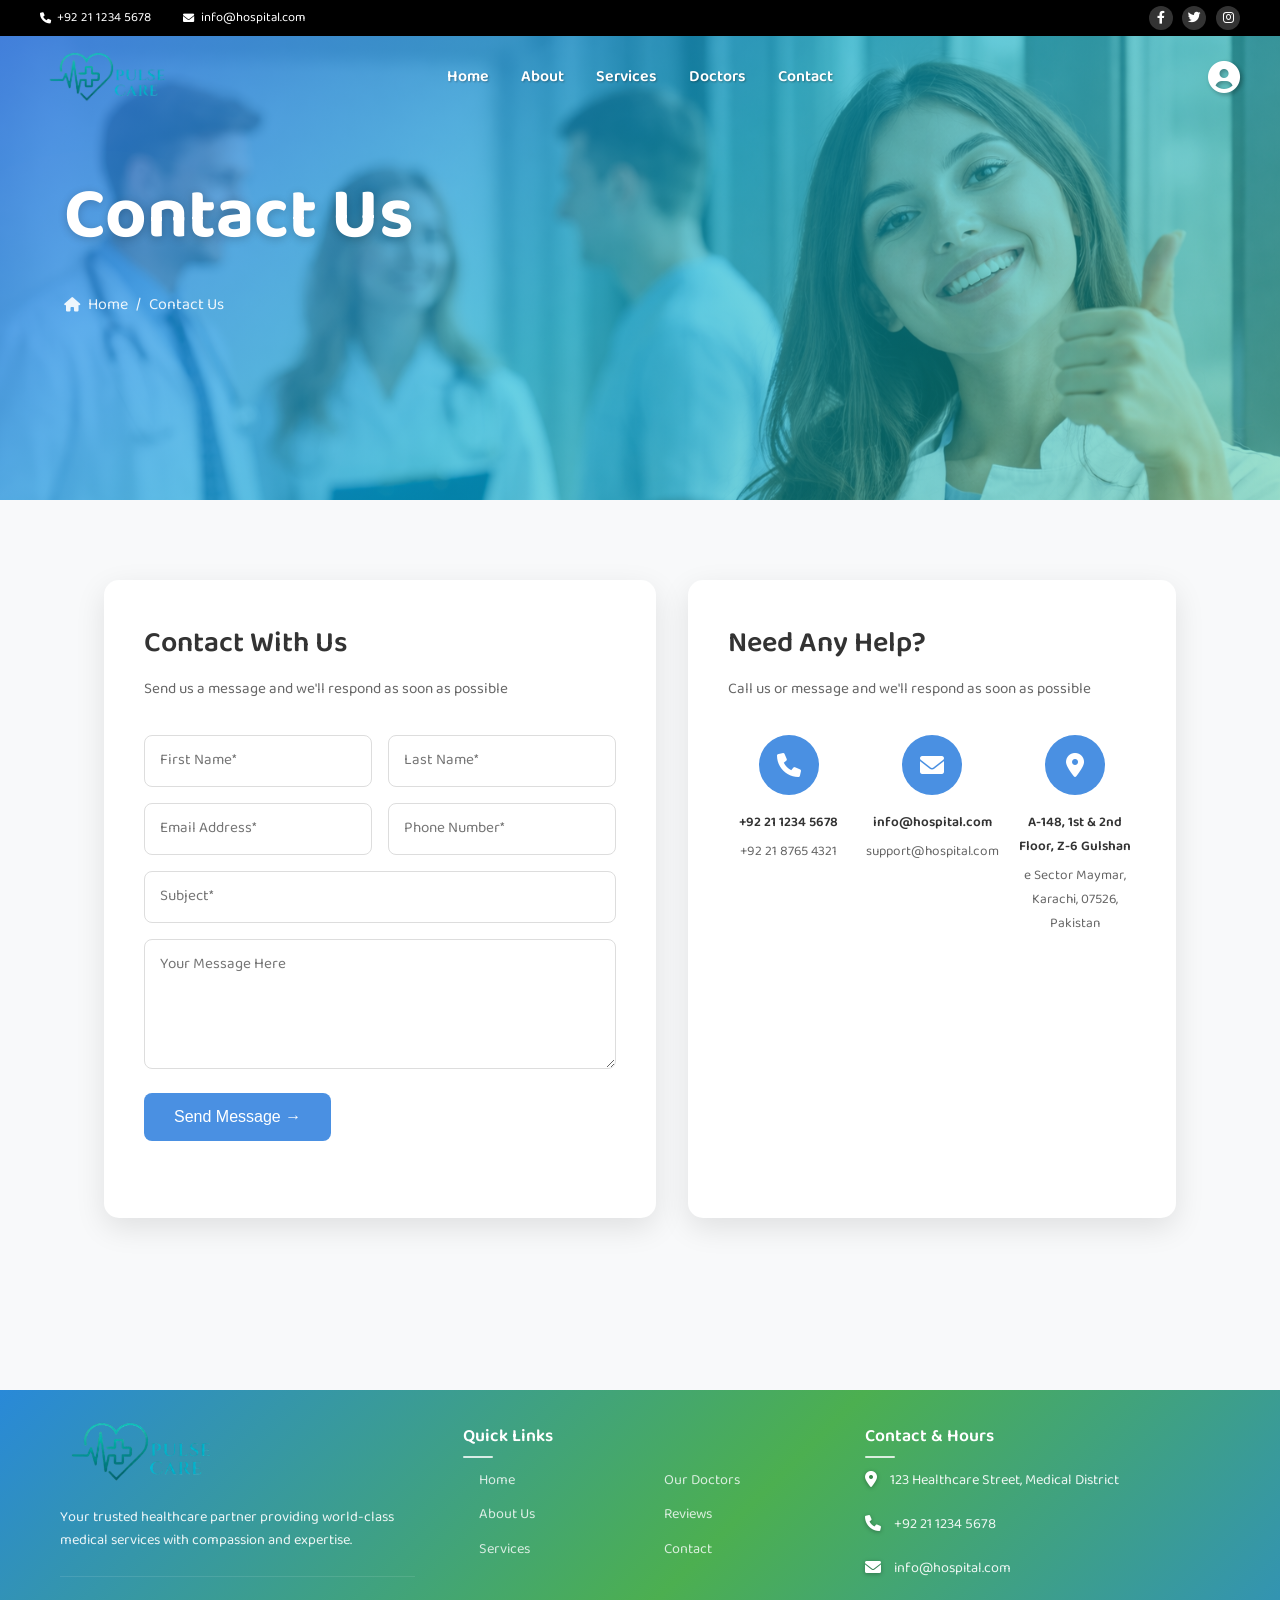
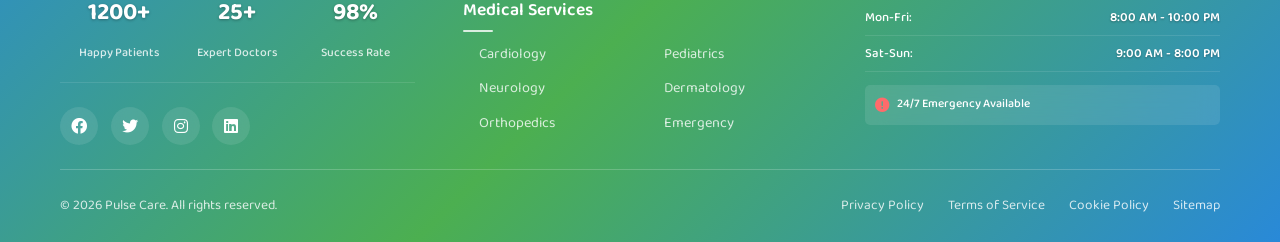
<file: contact.html>
<!DOCTYPE html>
<html lang="en">
<head>
    <meta charset="UTF-8">
    <meta name="viewport" content="width=device-width, initial-scale=1.0">
    <title>Contact Us - Pulse Care</title>
    <link href="https://cdnjs.cloudflare.com/ajax/libs/font-awesome/6.0.0/css/all.min.css" rel="stylesheet">
    <link href="https://fonts.googleapis.com/css2?family=Baloo+Bhaijaan+2:wght@400;500;600;700;800&display=swap" rel="stylesheet">
    <link rel="stylesheet" href="navbar.css">
    <style>
        * {
            margin: 0;
            padding: 0;
            box-sizing: border-box;
        }

        body {
            font-family: 'Baloo Bhaijaan 2', sans-serif;
            background-color: #f8f9fa;
            color: #333;
        }

        /* Big Header Section - Simple Centered Design */
        .big-header {
            height: 50vh;
            min-height: 500px;
            background: linear-gradient(135deg, rgba(59, 130, 246, 0.8), rgba(6, 182, 212, 0.6), rgba(16, 185, 129, 0.4)), url('assets/images/contactheader.png');
            background-size: cover;
            background-position: center;
            background-repeat: no-repeat;
            display: flex;
            flex-direction: column;
            align-items: flex-start;
            justify-content: center;
            color: white;
            margin-top: 0;
            position: relative;
            overflow: hidden;
            padding: 60px 5%;
            text-align: left;
        }

        /* Centered content */
        .header-content {
            max-width: 800px;
            z-index: 2;
            text-align: left;
        }

        .breadcrumb {
            display: flex;
            align-items: center;
            justify-content: flex-start;
            gap: 8px;
            font-size: 1rem;
            opacity: 0.9;
            margin-top: 1rem;
        }

        .breadcrumb i {
            font-size: 0.9rem;
        }

        .header-content h1 {
            font-size: 4.5rem;
            font-weight: 700;
            margin-bottom: 2rem;
            line-height: 1.1;
            text-shadow: 0 2px 10px rgba(0,0,0,0.2);
        }

        .header-description {
            font-size: 1.3rem;
            line-height: 1.6;
            opacity: 0.95;
            margin-bottom: 3rem;
            max-width: 500px;
        }

        .cta-button {
            background: rgba(255, 255, 255, 0.15);
            color: white;
            padding: 18px 40px;
            border: 2px solid rgba(255, 255, 255, 0.3);
            border-radius: 50px;
            font-size: 1.1rem;
            font-weight: 600;
            cursor: pointer;
            transition: all 0.3s ease;
            display: inline-flex;
            align-items: center;
            gap: 10px;
            text-decoration: none;
        }

        .cta-button:hover {
            background: white;
            color: #4a90e2;
            transform: translateY(-3px);
            box-shadow: 0 10px 30px rgba(0,0,0,0.2);
        }

        /* Remove doctor image section - not needed */
        .header-image {
            display: none;
        }

        /* Background decorative elements */
        .header-bg-decoration {
            position: absolute;
            top: 0;
            left: 0;
            width: 100%;
            height: 100%;
            opacity: 0.05;
            z-index: 1;
        }

        .header-bg-decoration::before {
            content: '';
            position: absolute;
            top: -100px;
            right: -100px;
            width: 400px;
            height: 400px;
            background: rgba(255, 255, 255, 0.1);
            border-radius: 50%;
        }

        .header-bg-decoration::after {
            content: '';
            position: absolute;
            bottom: -150px;
            left: -150px;
            width: 500px;
            height: 500px;
            background: rgba(255, 255, 255, 0.08);
            border-radius: 50%;
        }

        /* Content section after header */
        .main-content {
            padding: 80px 5%;
            max-width: 1200px;
            margin: 0 auto;
        }

        /* Two Cards Container */
        .cards-container {
            display: grid;
            grid-template-columns: 1fr 1fr;
            gap: 2rem;
            margin-bottom: 60px;
        }

        /* Contact Card (Left) */
        .contact-card {
            background: white;
            border-radius: 15px;
            box-shadow: 0 10px 30px rgba(0,0,0,0.1);
            padding: 40px;
        }

        .contact-card h3 {
            font-size: 1.8rem;
            color: #333;
            margin-bottom: 0.5rem;
            font-weight: 600;
        }

        .contact-card p {
            color: #666;
            margin-bottom: 2rem;
            font-size: 0.95rem;
        }

        .contact-form-card {
            display: flex;
            flex-direction: column;
            gap: 1rem;
        }

        .form-row-card {
            display: grid;
            grid-template-columns: 1fr 1fr;
            gap: 1rem;
        }

        .contact-form-card input,
        .contact-form-card textarea {
            padding: 12px 15px;
            border: 1px solid #ddd;
            border-radius: 8px;
            font-size: 0.95rem;
            font-family: inherit;
            transition: border-color 0.3s ease;
        }

        .contact-form-card input:focus,
        .contact-form-card textarea:focus {
            outline: none;
            border-color: #4a90e2;
        }

        .contact-form-card textarea {
            resize: vertical;
            min-height: 80px;
        }

        .send-btn-card {
            background: #4a90e2;
            color: white;
            border: none;
            padding: 15px 30px;
            border-radius: 8px;
            font-size: 1rem;
            font-weight: 500;
            cursor: pointer;
            transition: background 0.3s ease;
            align-self: flex-start;
            margin-top: 0.5rem;
        }

        .send-btn-card:hover {
            background: #357abd;
        }

        /* Help Card (Right) */
        .help-card {
            background: white;
            border-radius: 15px;
            box-shadow: 0 10px 30px rgba(0,0,0,0.1);
            padding: 40px;
        }

        .help-card h3 {
            font-size: 1.8rem;
            color: #333;
            margin-bottom: 0.5rem;
            font-weight: 600;
        }

        .help-card p {
            color: #666;
            margin-bottom: 2rem;
            font-size: 0.95rem;
        }

        .contact-info-icons {
            display: flex;
            justify-content: space-between;
            margin-bottom: 2rem;
            gap: 1rem;
        }

        .info-icon-item {
            text-align: center;
            flex: 1;
        }

        .icon-circle {
            width: 60px;
            height: 60px;
            background: #4a90e2;
            border-radius: 50%;
            display: flex;
            align-items: center;
            justify-content: center;
            margin: 0 auto 1rem;
        }

        .icon-circle i {
            color: white;
            font-size: 1.5rem;
        }

        .icon-text {
            display: flex;
            flex-direction: column;
            gap: 0.3rem;
        }

        .icon-text span {
            font-size: 0.85rem;
            color: #666;
        }

        .icon-text span:first-child {
            font-weight: 600;
            color: #333;
        }

        .map-placeholder {
            margin-top: 1.5rem;
            border-radius: 8px;
            overflow: hidden;
        }

        /* Responsive Design */
        @media (max-width: 1024px) {
            .big-header {
                flex-direction: column;
                text-align: center;
                padding: 60px 5% 40px;
                height: 60vh;
                min-height: 450px;
                margin-top: 0;
            }

            .header-content {
                max-width: 100%;
                margin-bottom: 30px;
                padding-right: 0;
            }

            .header-content h1 {
                font-size: 3rem;
            }
        }

        @media (max-width: 768px) {
            .big-header {
                height: 50vh;
                min-height: 400px;
                padding: 40px 20px 30px;
                margin-top: 0;
            }

            .header-content h1 {
                font-size: 2.5rem;
            }

            .header-description {
                font-size: 1rem;
            }

            .main-content {
                padding: 50px 20px;
            }

            .cards-container {
                grid-template-columns: 1fr;
                gap: 1.5rem;
            }

            .contact-card,
            .help-card {
                padding: 30px 20px;
            }

            .form-row-card {
                grid-template-columns: 1fr;
                gap: 0.8rem;
            }

            .contact-info-icons {
                flex-direction: column;
                gap: 1.5rem;
            }
        }

        @media (max-width: 480px) {
            .header-content h1 {
                font-size: 2rem;
            }

            .cta-button {
                padding: 10px 25px;
                font-size: 0.9rem;
            }

            .big-header {
                min-height: 350px;
                margin-top: 0;
            }

            .contact-card,
            .help-card {
                padding: 25px 15px;
            }

            .icon-circle {
                width: 50px;
                height: 50px;
            }

            .icon-circle i {
                font-size: 1.2rem;
            }
        }

        /* Footer Styles */
        .footer {
            background: linear-gradient(135deg, #2989d8, #4CAF50, #2989d8);
            color: white;
            margin-top: 2rem;
        }

        .footer-container {
            max-width: 1200px;
            margin: 0 auto;
            padding: 0 20px;
        }

        .footer-top {
            display: grid;
            grid-template-columns: 1fr 1fr 1fr;
            gap: 3rem;
            padding: 2rem 0 1.5rem;
        }

        .footer-column h3 {
            font-size: 1.1rem;
            margin-bottom: 1rem;
            color: white;
            font-weight: 600;
            position: relative;
        }

        .footer-column h3::after {
            content: '';
            position: absolute;
            bottom: -6px;
            left: 0;
            width: 30px;
            height: 2px;
            background: rgba(255, 255, 255, 0.8);
            border-radius: 2px;
        }

        .footer-logo {
            display: flex;
            align-items: center;
            justify-content: flex-start;
            margin-bottom: 1.5rem;
        }

        .footer-logo img {
            height: 60px;
            width: auto;
            max-width: 250px;
        }

        .footer-description {
            color: rgba(255, 255, 255, 0.9);
            line-height: 1.6;
            margin-bottom: 1.5rem;
            font-size: 0.9rem;
        }

        .clinic-stats {
            display: flex;
            justify-content: space-between;
            margin-bottom: 1.5rem;
            padding: 1rem 0;
            border-top: 1px solid rgba(255, 255, 255, 0.1);
            border-bottom: 1px solid rgba(255, 255, 255, 0.1);
        }

        .stat-item {
            text-align: center;
            flex: 1;
        }

        .stat-number {
            display: block;
            font-size: 1.5rem;
            font-weight: 700;
            color: white;
            margin-bottom: 0.3rem;
            text-shadow: 0 1px 3px rgba(0, 0, 0, 0.3);
        }

        .stat-label {
            font-size: 0.75rem;
            color: rgba(255, 255, 255, 0.8);
            font-weight: 500;
        }

        .footer-social {
            display: flex;
            gap: 0.8rem;
        }

        .social-link {
            width: 38px;
            height: 38px;
            background: rgba(255, 255, 255, 0.1);
            border-radius: 50%;
            display: flex;
            align-items: center;
            justify-content: center;
            color: white;
            text-decoration: none;
            transition: all 0.3s ease;
            backdrop-filter: blur(10px);
        }

        .social-link:hover {
            background: rgba(255, 255, 255, 0.2);
            transform: translateY(-2px);
            box-shadow: 0 3px 10px rgba(0, 0, 0, 0.2);
        }

        .social-link i {
            font-size: 1rem;
        }

        .links-grid {
            display: grid;
            grid-template-columns: 1fr 1fr;
            gap: 1rem;
        }

        .links-col .footer-links {
            margin: 0;
        }

        .footer-links {
            list-style: none;
        }

        .footer-links li {
            margin-bottom: 0.6rem;
        }

        .footer-links a {
            color: rgba(255, 255, 255, 0.8);
            text-decoration: none;
            transition: all 0.3s ease;
            font-size: 0.9rem;
            display: flex;
            align-items: center;
        }

        .footer-links a:hover {
            color: white;
            padding-left: 6px;
        }

        .footer-links a::before {
            content: '→';
            margin-right: 6px;
            opacity: 0;
            transition: all 0.3s ease;
        }

        .footer-links a:hover::before {
            opacity: 1;
        }

        .footer .contact-item {
            display: flex;
            align-items: flex-start;
            gap: 0.8rem;
            margin-bottom: 1rem;
        }

        .footer .contact-item i {
            font-size: 1rem;
            color: white;
            margin-top: 0.2rem;
            flex-shrink: 0;
            filter: drop-shadow(0 1px 2px rgba(0, 0, 0, 0.3));
        }

        .footer .contact-item div p {
            color: rgba(255, 255, 255, 0.9);
            margin-bottom: 0.2rem;
            font-size: 0.9rem;
        }

        .working-hours-compact {
            margin-top: 1rem;
        }

        .working-hours-compact .hours-item {
            display: flex;
            justify-content: space-between;
            align-items: center;
            padding: 0.4rem 0;
            border-bottom: 1px solid rgba(255, 255, 255, 0.1);
            font-size: 0.8rem;
        }

        .working-hours-compact .hours-item:last-of-type {
            border-bottom: none;
        }

        .working-hours-compact .hours-item span:first-child {
            font-weight: 500;
        }

        .working-hours-compact .hours-item span:last-child {
            color: white;
            font-weight: 600;
            text-shadow: 0 1px 2px rgba(0, 0, 0, 0.3);
        }

        .working-hours-compact .emergency-note {
            display: flex;
            align-items: center;
            gap: 0.5rem;
            margin-top: 0.8rem;
            padding: 0.6rem;
            background: rgba(255, 255, 255, 0.1);
            border-radius: 5px;
            backdrop-filter: blur(10px);
        }

        .working-hours-compact .emergency-note i {
            color: #ff6b6b;
            font-size: 0.9rem;
        }

        .working-hours-compact .emergency-note span {
            font-size: 0.75rem;
            font-weight: 500;
        }

        .footer-bottom {
            border-top: 1px solid rgba(255, 255, 255, 0.2);
            padding: 1.5rem 0;
        }

        .footer-bottom-content {
            display: flex;
            justify-content: space-between;
            align-items: center;
            flex-wrap: wrap;
            gap: 1rem;
        }

        .copyright p {
            color: rgba(255, 255, 255, 0.8);
            font-size: 0.85rem;
        }

        .footer-bottom-links {
            display: flex;
            gap: 1.5rem;
            flex-wrap: wrap;
        }

        .footer-bottom-links a {
            color: rgba(255, 255, 255, 0.8);
            text-decoration: none;
            font-size: 0.85rem;
            transition: all 0.3s ease;
        }

        .footer-bottom-links a:hover {
            color: white;
        }

        /* Footer Mobile Responsive */
        @media (max-width: 768px) {
            .footer-top {
                grid-template-columns: 1fr;
                gap: 1.5rem;
                padding: 2rem 0 1.5rem;
            }
            
            .links-grid {
                grid-template-columns: 1fr;
                gap: 0.5rem;
            }
            
            .footer-column {
                text-align: center;
            }
            
            .footer-column h3::after {
                left: 50%;
                transform: translateX(-50%);
            }
            
            .footer-social {
                justify-content: center;
            }
            
            .footer-bottom-content {
                flex-direction: column;
                text-align: center;
            }
            
            .footer-bottom-links {
                justify-content: center;
            }
        }
    </style>
</head>
<body>
    <!-- Include Navbar -->
    <header class="header">
        <!-- Top Bar -->
        <div class="top-bar">
            <div class="top-container">
                <div class="contact-info">
                    <span><i class="fas fa-phone"></i> +92 21 1234 5678</span>
                    <span><i class="fas fa-envelope"></i> info@hospital.com</span>
                </div>
                <div class="social-links-top">
                    <a href="#"><i class="fab fa-facebook-f"></i></a>
                    <a href="#"><i class="fab fa-twitter"></i></a>
                    <a href="#"><i class="fab fa-instagram"></i></a>
                </div>
            </div>
        </div>
        
        <!-- Main Navigation -->
        <nav class="navbar">
            <div class="nav-container">
                <div class="hamburger" id="hamburger">
                    <span></span>
                    <span></span>
                    <span></span>
                </div>
                <div class="logo">
                    <img src="assets/images/Clinic-logo.png" alt="Hospital Logo" class="logo-img">
                </div>
                <ul class="nav-menu" id="nav-menu">
                    <li><a href="home.html">Home</a></li>
                    <li><a href="about.html">About</a></li>
                    <li><a href="home.html#services">Services</a></li>
                    <li><a href="home.html#doctors">Doctors</a></li>
                    <li><a href="contact.html" class="active">Contact</a></li>
                </ul>
                <div class="profile-icon">
                    <i class="fas fa-user-circle"></i>
                    <div class="profile-dropdown">
                        <a href="users/index.html" class="hover-effect hover-dropdown-item"><i class="fas fa-user"></i> My Profile</a>
                        <a href="users/appointments.html" class="hover-effect hover-dropdown-item"><i class="fas fa-calendar"></i> My Appointments</a>
                        <a href="users/medical-records.html" class="hover-effect hover-dropdown-item"><i class="fas fa-file-medical"></i> Medical Records</a>
                        <a href="#" class="hover-effect hover-dropdown-item"><i class="fas fa-sign-out-alt"></i> Logout</a>
                    </div>
                </div>
            </div>
        </nav>
    </header>

    <!-- Big Header Section - 50% of page height -->
    <section class="big-header">
        <div class="header-bg-decoration"></div>
        
        <!-- Left side content -->
        <div class="header-content">
            <h1>Contact Us</h1>
            
            <div class="breadcrumb">
                <i class="fas fa-home"></i>
                <span>Home</span>
                <span>/</span>
                <span>Contact Us</span>
            </div>
        </div>
    </section>

    <!-- Main Content Section -->
    <section class="main-content">
        <!-- Two Cards Layout -->
        <div class="cards-container">
            <!-- Left Card - Contact Form -->
            <div class="contact-card">
                <h3>Contact With Us</h3>
                <p>Send us a message and we'll respond as soon as possible</p>
                
                <form class="contact-form-card">
                    <div class="form-row-card">
                        <input type="text" placeholder="First Name*" required>
                        <input type="text" placeholder="Last Name*" required>
                    </div>
                    <div class="form-row-card">
                        <input type="email" placeholder="Email Address*" required>
                        <input type="tel" placeholder="Phone Number*" required>
                    </div>
                    <input type="text" placeholder="Subject*" required>
                    <textarea placeholder="Your Message Here" rows="4"></textarea>
                    <button type="submit" class="send-btn-card">Send Message →</button>
                </form>
            </div>

            <!-- Right Card - Help Info -->
            <div class="help-card">
                <h3>Need Any Help?</h3>
                <p>Call us or message and we'll respond as soon as possible</p>
                
                <div class="contact-info-icons">
                    <div class="info-icon-item">
                        <div class="icon-circle">
                            <i class="fas fa-phone"></i>
                        </div>
                        <div class="icon-text">
                            <span>+92 21 1234 5678</span>
                            <span>+92 21 8765 4321</span>
                        </div>
                    </div>
                    
                    <div class="info-icon-item">
                        <div class="icon-circle">
                            <i class="fas fa-envelope"></i>
                        </div>
                        <div class="icon-text">
                            <span>info@hospital.com</span>
                            <span>support@hospital.com</span>
                        </div>
                    </div>
                    
                    <div class="info-icon-item">
                        <div class="icon-circle">
                            <i class="fas fa-map-marker-alt"></i>
                        </div>
                        <div class="icon-text">
                            <span>A-148, 1st & 2nd Floor, Z-6 Gulshan</span>
                            <span>e Sector Maymar, Karachi, 07526, Pakistan</span>
                        </div>
                    </div>
                </div>

                <!-- Map Placeholder -->
                <div class="map-placeholder">
                    <iframe 
                        src="https://www.google.com/maps/embed?pb=!1m18!1m12!1m3!1d903.887219017331!2d67.12620386961731!3d25.015440613915377!2m3!1f0!2f0!3f0!3m2!1i1024!2i768!4f13.1!3m3!1m2!1s0x3eb347f6c8a122f5%3A0xdb84d3a04e35cb9c!2sAptech%20Gulshan%20e%20Maymar%20Center!5e0!3m2!1sen!2s!4v1751454277758!5m2!1sen!2s"
                        width="100%" 
                        height="200" 
                        style="border:0; border-radius: 8px;" 
                        allowfullscreen="" 
                        loading="lazy"
                        referrerpolicy="no-referrer-when-downgrade">
                    </iframe>
                </div>
            </div>
        </div>
    </section>

    <!-- Footer -->
    <footer class="footer">
        <div class="footer-container">
            <!-- Footer Top -->
            <div class="footer-top">
                <div class="footer-column">
                    <div class="footer-logo">
                        <img src="assets/images/Clinic-logo.png" alt="Hospital">
                    </div>
                    <p class="footer-description">
                        Your trusted healthcare partner providing world-class medical services with compassion and expertise.
                    </p>
                    
                    <div class="clinic-stats">
                        <div class="stat-item">
                            <span class="stat-number">1200+</span>
                            <span class="stat-label">Happy Patients</span>
                        </div>
                        <div class="stat-item">
                            <span class="stat-number">25+</span>
                            <span class="stat-label">Expert Doctors</span>
                        </div>
                        <div class="stat-item">
                            <span class="stat-number">98%</span>
                            <span class="stat-label">Success Rate</span>
                        </div>
                    </div>
                    
                    <div class="footer-social">
                        <a href="#" class="social-link">
                            <i class="fab fa-facebook"></i>
                        </a>
                        <a href="#" class="social-link">
                            <i class="fab fa-twitter"></i>
                        </a>
                        <a href="#" class="social-link">
                            <i class="fab fa-instagram"></i>
                        </a>
                        <a href="#" class="social-link">
                            <i class="fab fa-linkedin"></i>
                        </a>
                    </div>
                </div>
                
                <div class="footer-column">
                    <h3>Quick Links</h3>
                    <div class="links-grid">
                        <div class="links-col">
                            <ul class="footer-links">
                                <li><a href="home.html">Home</a></li>
                                <li><a href="about.html">About Us</a></li>
                                <li><a href="home.html#services">Services</a></li>
                            </ul>
                        </div>
                        <div class="links-col">
                            <ul class="footer-links">
                                <li><a href="home.html#doctors">Our Doctors</a></li>
                                <li><a href="home.html#reviews">Reviews</a></li>
                                <li><a href="contact.html">Contact</a></li>
                            </ul>
                        </div>
                    </div>
                    
                    <h3 style="margin-top: 1.5rem;">Medical Services</h3>
                    <div class="links-grid">
                        <div class="links-col">
                            <ul class="footer-links">
                                <li><a href="#">Cardiology</a></li>
                                <li><a href="#">Neurology</a></li>
                                <li><a href="#">Orthopedics</a></li>
                            </ul>
                        </div>
                        <div class="links-col">
                            <ul class="footer-links">
                                <li><a href="#">Pediatrics</a></li>
                                <li><a href="#">Dermatology</a></li>
                                <li><a href="#">Emergency</a></li>
                            </ul>
                        </div>
                    </div>
                </div>
                
                <div class="footer-column">
                    <h3>Contact & Hours</h3>
                    <div class="contact-item">
                        <i class="fas fa-map-marker-alt"></i>
                        <div>
                            <p>123 Healthcare Street, Medical District</p>
                        </div>
                    </div>
                    <div class="contact-item">
                        <i class="fas fa-phone"></i>
                        <div>
                            <p>+92 21 1234 5678</p>
                        </div>
                    </div>
                    <div class="contact-item">
                        <i class="fas fa-envelope"></i>
                        <div>
                            <p>info@hospital.com</p>
                        </div>
                    </div>
                    
                    <div class="working-hours-compact">
                        <div class="hours-item">
                            <span>Mon-Fri:</span>
                            <span>8:00 AM - 10:00 PM</span>
                        </div>
                        <div class="hours-item">
                            <span>Sat-Sun:</span>
                            <span>9:00 AM - 8:00 PM</span>
                        </div>
                        <div class="emergency-note">
                            <i class="fas fa-exclamation-circle"></i>
                            <span>24/7 Emergency Available</span>
                        </div>
                    </div>
                </div>
            </div>
            
            <!-- Footer Bottom -->
            <div class="footer-bottom">
                <div class="footer-bottom-content">
                    <div class="copyright">
                        <p>&copy; 2026 Pulse Care. All rights reserved.</p>
                    </div>
                    <div class="footer-bottom-links">
                        <a href="#">Privacy Policy</a>
                        <a href="#">Terms of Service</a>
                        <a href="#">Cookie Policy</a>
                        <a href="#">Sitemap</a>
                    </div>
                </div>
            </div>
        </div>
    </footer>

    <script src="navbar.js"></script>
</body>
</html>
</file>
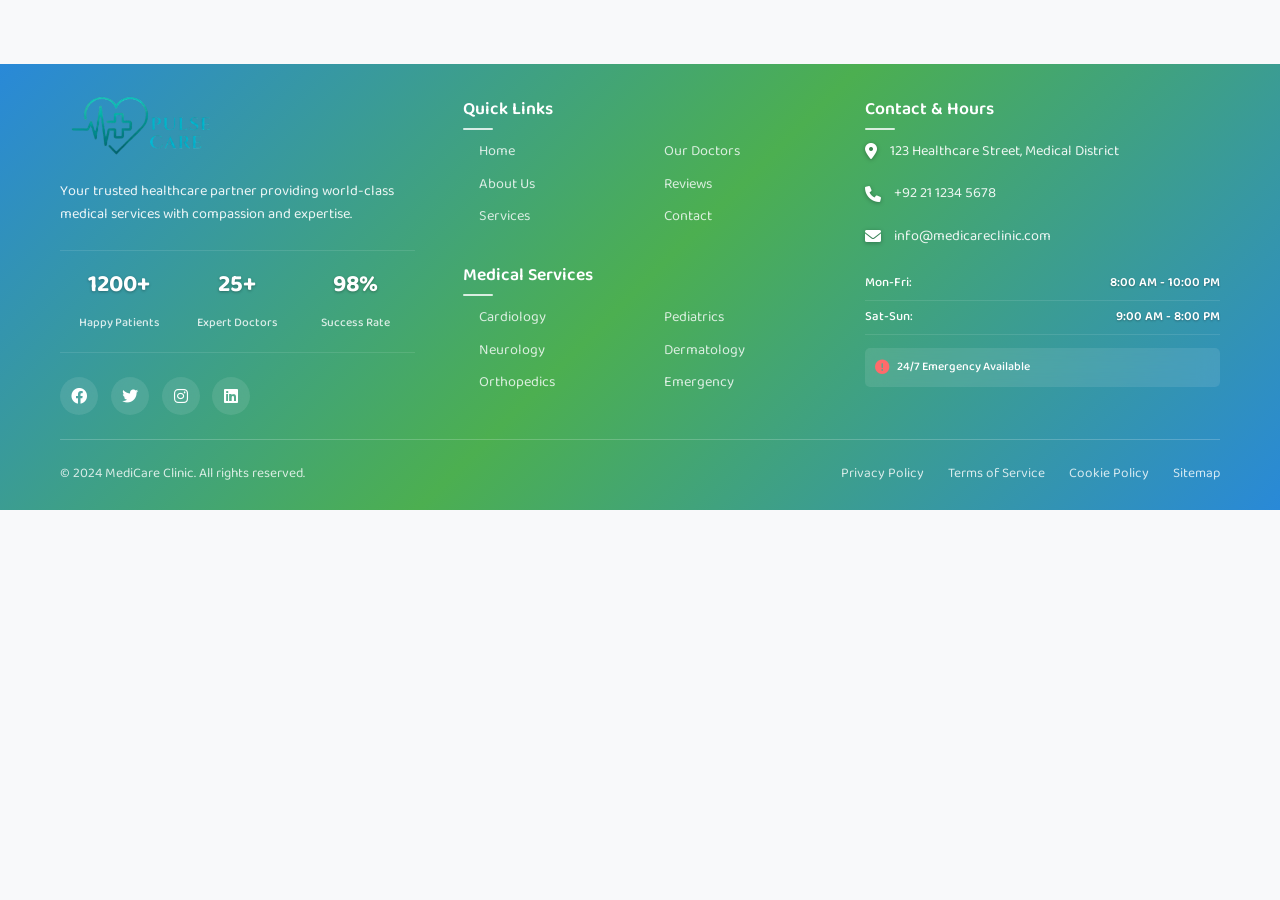
<file: footer.html>
<!DOCTYPE html>
<html lang="en">
<head>
    <meta charset="UTF-8">
    <meta name="viewport" content="width=device-width, initial-scale=1.0">
    <title>Footer - MediCare Clinic</title>
    <link href="https://cdnjs.cloudflare.com/ajax/libs/font-awesome/6.0.0/css/all.min.css" rel="stylesheet">
    <link href="https://fonts.googleapis.com/css2?family=Baloo+Bhaijaan+2:wght@400;500;600;700;800&display=swap" rel="stylesheet">
    <link rel="stylesheet" href="footer.css">
</head>
<body>
    <!-- Footer -->
    <footer class="footer">
        <div class="footer-container">
            <!-- Footer Top -->
            <div class="footer-top">
                <div class="footer-column">
                    <div class="footer-logo">
                        <img src="assets/images/Clinic-logo.png" alt="MediCare Clinic">
                    </div>
                    <p class="footer-description">
                        Your trusted healthcare partner providing world-class medical services with compassion and expertise.
                    </p>
                    
                    <div class="clinic-stats">
                        <div class="stat-item">
                            <span class="stat-number">1200+</span>
                            <span class="stat-label">Happy Patients</span>
                        </div>
                        <div class="stat-item">
                            <span class="stat-number">25+</span>
                            <span class="stat-label">Expert Doctors</span>
                        </div>
                        <div class="stat-item">
                            <span class="stat-number">98%</span>
                            <span class="stat-label">Success Rate</span>
                        </div>
                    </div>
                    
                    <div class="footer-social">
                        <a href="#" class="social-link">
                            <i class="fab fa-facebook"></i>
                        </a>
                        <a href="#" class="social-link">
                            <i class="fab fa-twitter"></i>
                        </a>
                        <a href="#" class="social-link">
                            <i class="fab fa-instagram"></i>
                        </a>
                        <a href="#" class="social-link">
                            <i class="fab fa-linkedin"></i>
                        </a>
                    </div>
                </div>
                
                <div class="footer-column">
                    <h3>Quick Links</h3>
                    <div class="links-grid">
                        <div class="links-col">
                            <ul class="footer-links">
                                <li><a href="#home">Home</a></li>
                                <li><a href="#about">About Us</a></li>
                                <li><a href="#services">Services</a></li>
                            </ul>
                        </div>
                        <div class="links-col">
                            <ul class="footer-links">
                                <li><a href="#doctors">Our Doctors</a></li>
                                <li><a href="#reviews">Reviews</a></li>
                                <li><a href="#contact">Contact</a></li>
                            </ul>
                        </div>
                    </div>
                    
                    <h3 style="margin-top: 1.5rem;">Medical Services</h3>
                    <div class="links-grid">
                        <div class="links-col">
                            <ul class="footer-links">
                                <li><a href="#">Cardiology</a></li>
                                <li><a href="#">Neurology</a></li>
                                <li><a href="#">Orthopedics</a></li>
                            </ul>
                        </div>
                        <div class="links-col">
                            <ul class="footer-links">
                                <li><a href="#">Pediatrics</a></li>
                                <li><a href="#">Dermatology</a></li>
                                <li><a href="#">Emergency</a></li>
                            </ul>
                        </div>
                    </div>
                </div>
                
                <div class="footer-column">
                    <h3>Contact & Hours</h3>
                    <div class="contact-item">
                        <i class="fas fa-map-marker-alt"></i>
                        <div>
                            <p>123 Healthcare Street, Medical District</p>
                        </div>
                    </div>
                    <div class="contact-item">
                        <i class="fas fa-phone"></i>
                        <div>
                            <p>+92 21 1234 5678</p>
                        </div>
                    </div>
                    <div class="contact-item">
                        <i class="fas fa-envelope"></i>
                        <div>
                            <p>info@medicareclinic.com</p>
                        </div>
                    </div>
                    
                    <div class="working-hours-compact">
                        <div class="hours-item">
                            <span>Mon-Fri:</span>
                            <span>8:00 AM - 10:00 PM</span>
                        </div>
                        <div class="hours-item">
                            <span>Sat-Sun:</span>
                            <span>9:00 AM - 8:00 PM</span>
                        </div>
                        <div class="emergency-note">
                            <i class="fas fa-exclamation-circle"></i>
                            <span>24/7 Emergency Available</span>
                        </div>
                    </div>
                </div>
            </div>
            
            <!-- Footer Bottom -->
            <div class="footer-bottom">
                <div class="footer-bottom-content">
                    <div class="copyright">
                        <p>&copy; 2024 MediCare Clinic. All rights reserved.</p>
                    </div>
                    <div class="footer-bottom-links">
                        <a href="#">Privacy Policy</a>
                        <a href="#">Terms of Service</a>
                        <a href="#">Cookie Policy</a>
                        <a href="#">Sitemap</a>
                    </div>
                </div>
            </div>
        </div>
    </footer>
</body>
</html>
</file>
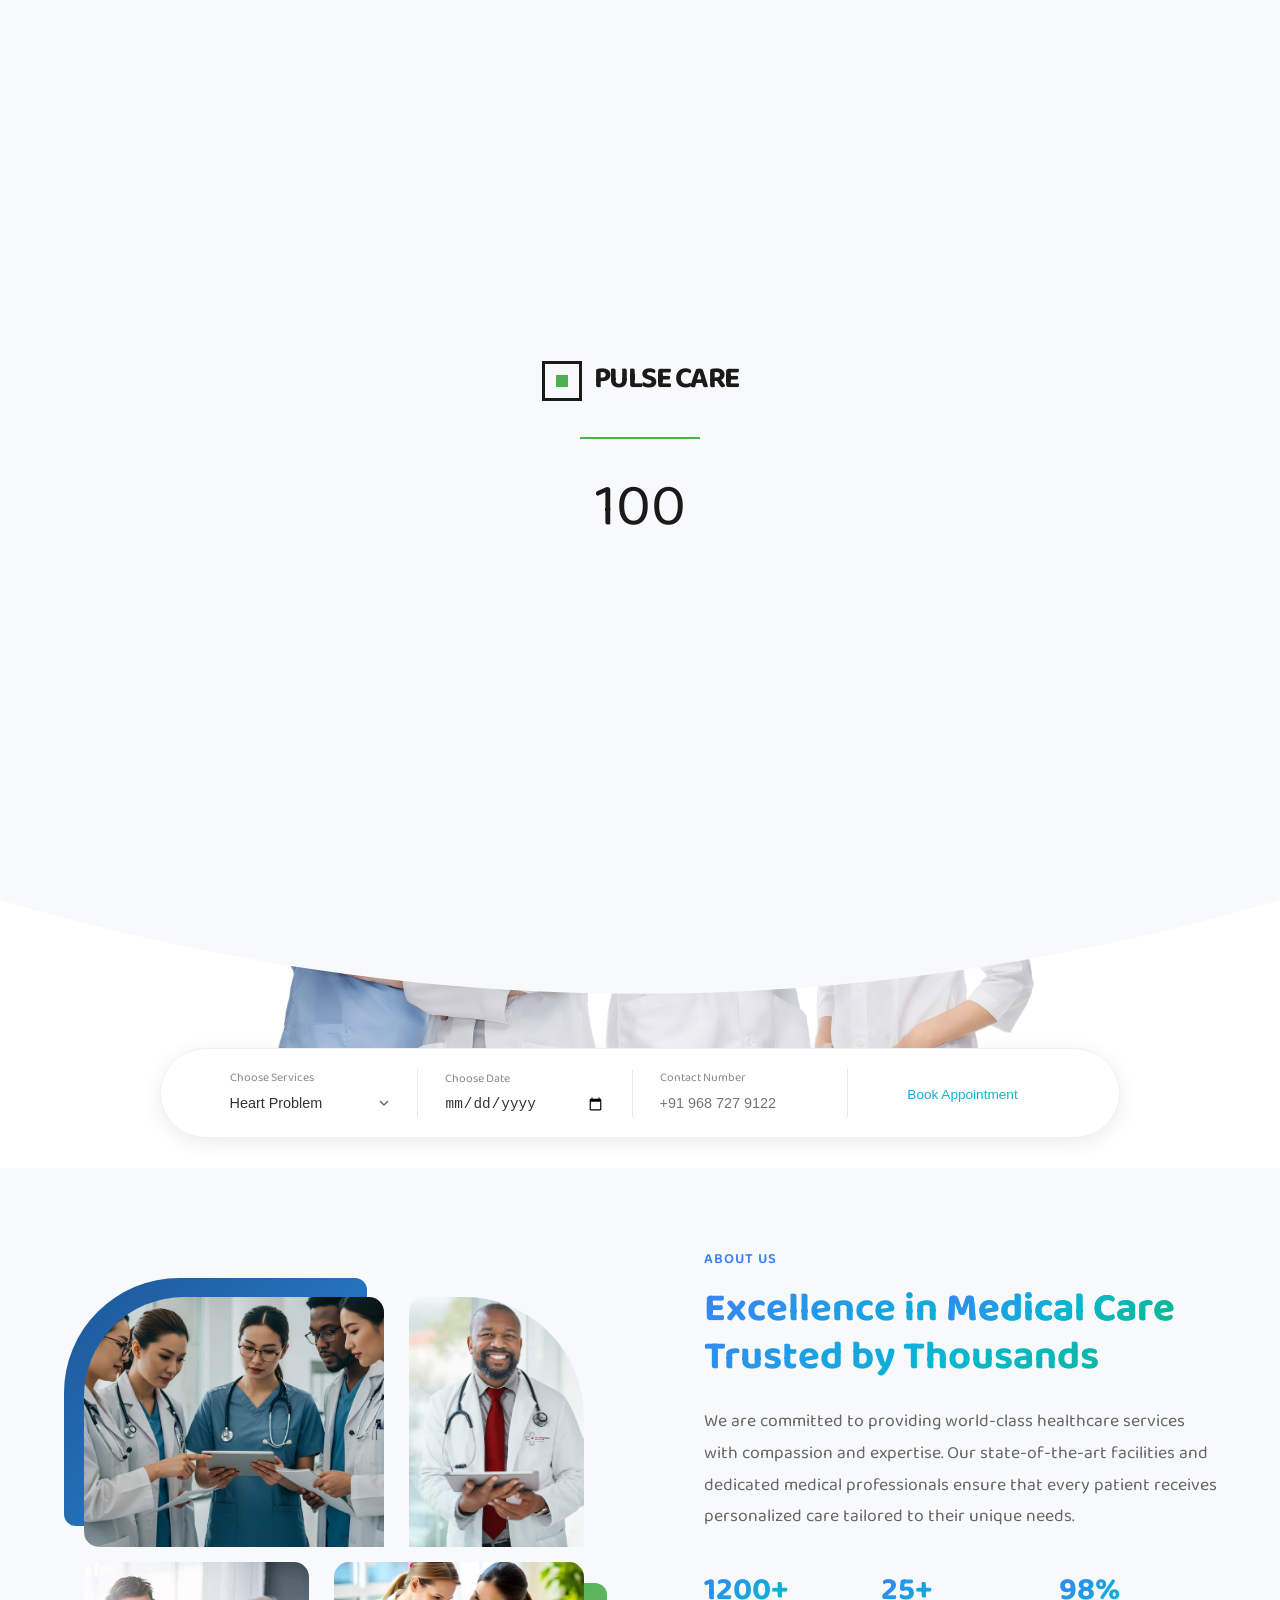
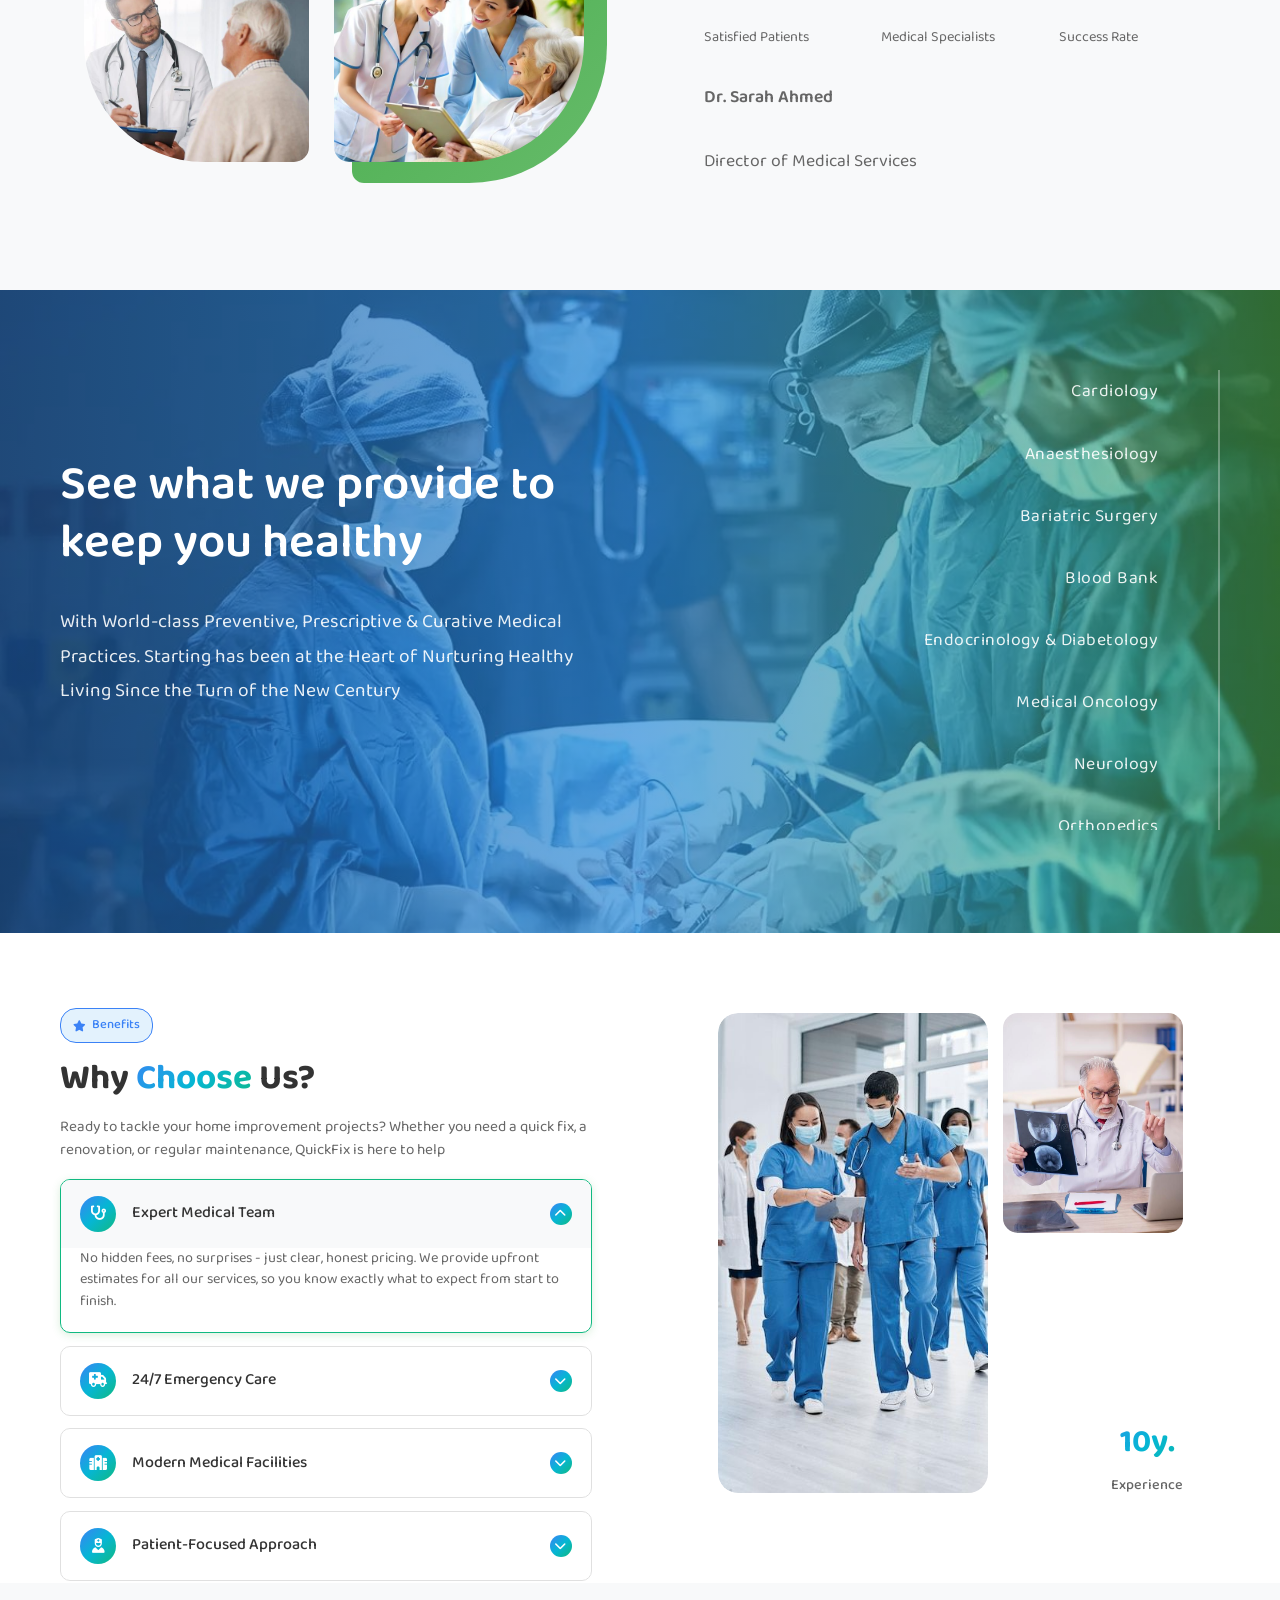
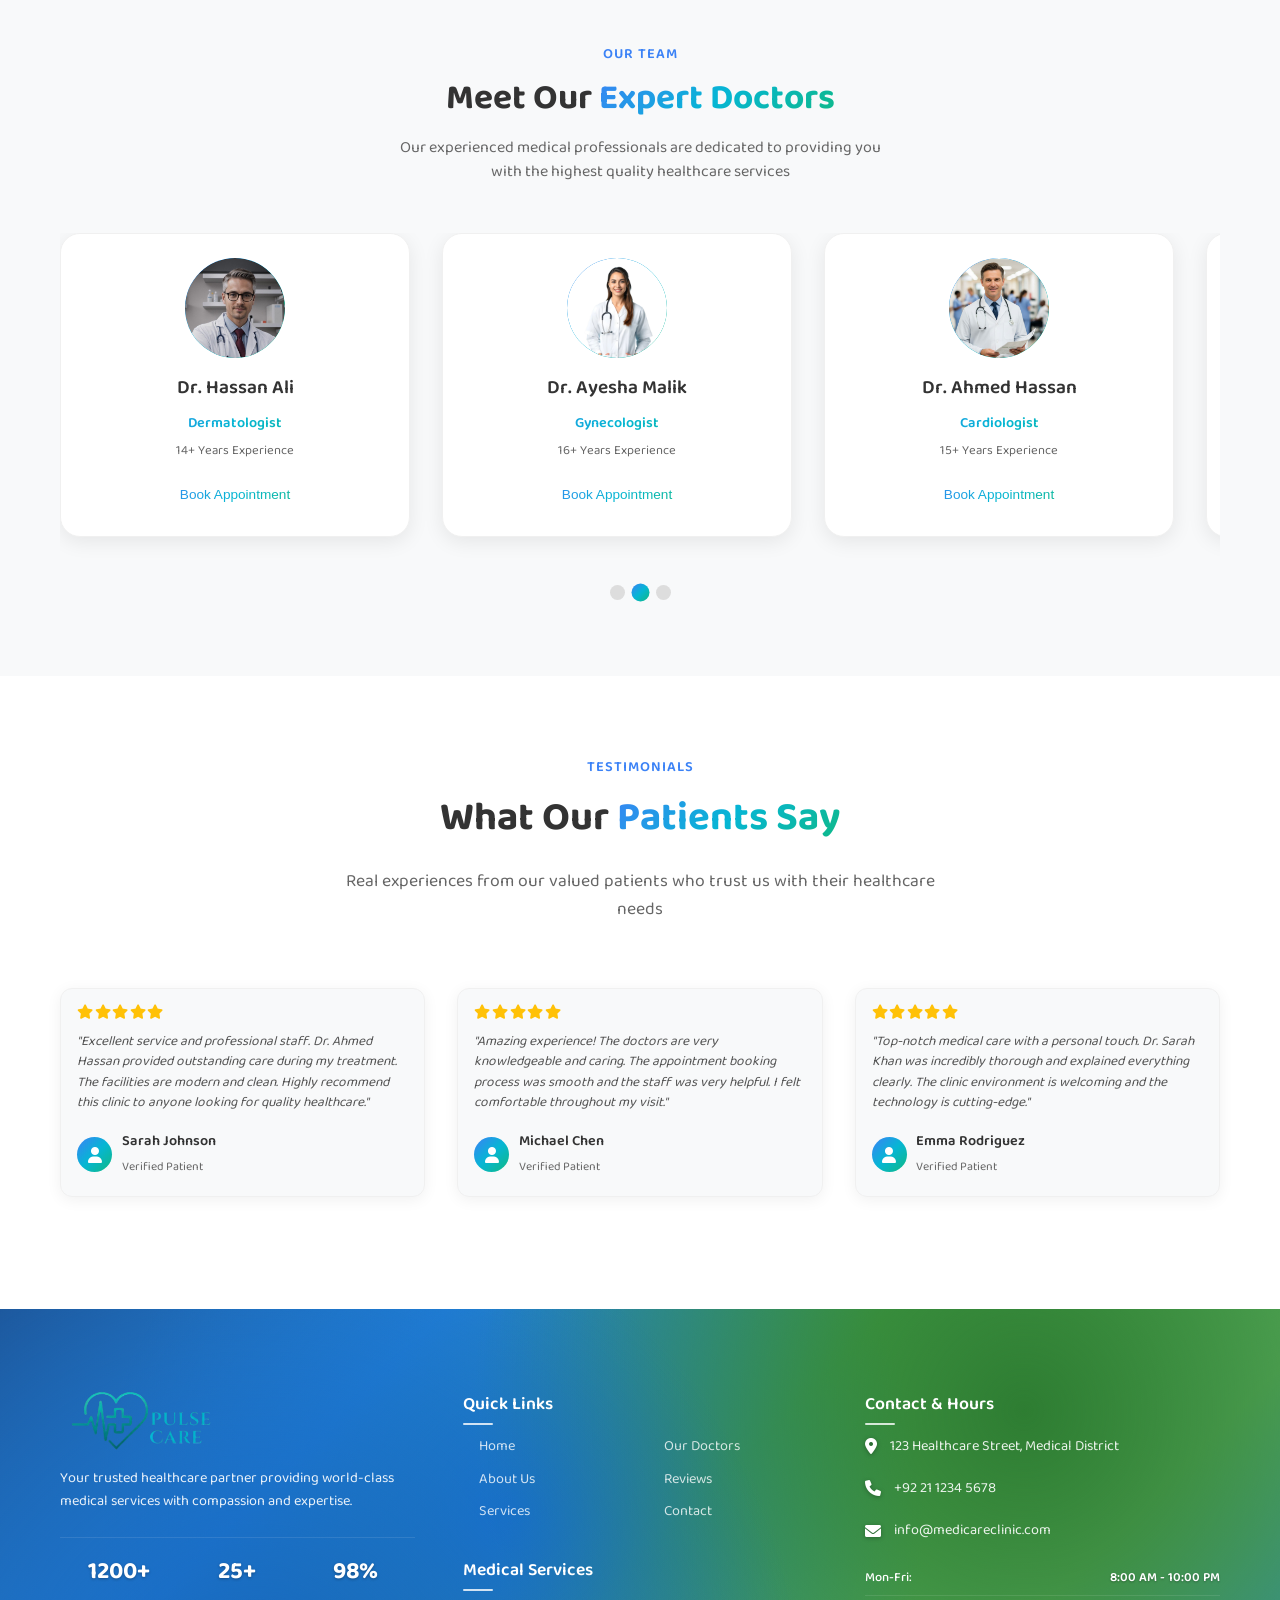
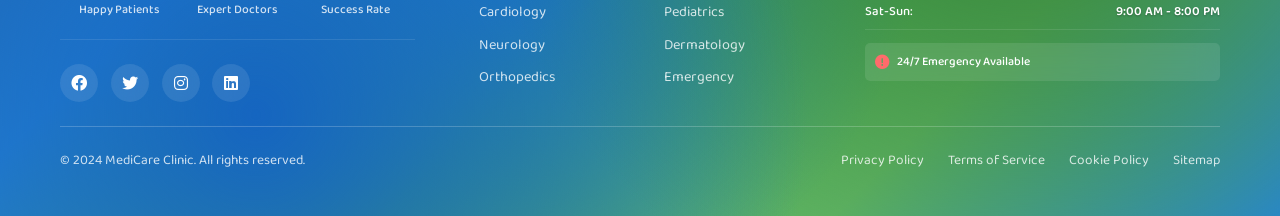
<file: home.html>
<!DOCTYPE html>
<html lang="en">
<head>
    <meta charset="UTF-8">
    <meta name="viewport" content="width=device-width, initial-scale=1.0">
    <title>MediCare Clinic - Your Health, Our Priority</title>
    <link href="https://cdnjs.cloudflare.com/ajax/libs/font-awesome/6.0.0/css/all.min.css" rel="stylesheet">
    <link href="https://fonts.googleapis.com/css2?family=Baloo+Bhaijaan+2:wght@400;500;600;700;800&display=swap" rel="stylesheet">
    <style>
        /* Navbar Specific Reset */
        .header, .header * {
            margin: 0;
            padding: 0;
            box-sizing: border-box;
        }
    </style>
    <link rel="stylesheet" href="navbar.css">
    <link rel="stylesheet" href="styles.css">
</head>
<body>
    <!-- Loader -->
    <div id="loader" class="loader">
        <div class="loader-content">
            <div class="loader-logo">
                <div class="logo-box">
                    <div class="logo-dot"></div>
                </div>
                <span class="logo-text">PULSE CARE</span>
            </div>
            <div class="gold-line"></div>
            <div class="counter-wrapper">
                <span class="counter" id="counter">000</span>
            </div>
        </div>
        <svg class="loader-curve" viewBox="0 0 1440 320" preserveAspectRatio="none">
            <path d="M0,0 C480,200 960,200 1440,0 V0 H0 Z" />
        </svg>
    </div>

    <!-- Main Content -->
    <div id="mainContent" class="main-content">
    <!-- Include Navbar -->
    <!-- Header -->
    <header class="header">
        <!-- Top Bar -->
        <div class="top-bar">
            <div class="top-container">
                <div class="contact-info">
                    <span><i class="fas fa-phone"></i> +92 21 1234 5678</span>
                    <span><i class="fas fa-envelope"></i> info@medicareclinic.com</span>
                </div>
                <div class="social-links-top">
                    <a href="#"><i class="fab fa-facebook"></i></a>
                    <a href="#"><i class="fab fa-twitter"></i></a>
                    <a href="#"><i class="fab fa-instagram"></i></a>
                </div>
            </div>
        </div>
        
        <!-- Main Navigation -->
        <nav class="navbar">
            <div class="nav-container">
                <div class="hamburger" id="hamburger">
                    <span></span>
                    <span></span>
                    <span></span>
                </div>
                <div class="logo">
                    <img src="assets/images/Clinic-logo.png" alt="MediCare Clinic" class="logo-img">
                </div>
                <ul class="nav-menu" id="nav-menu">
                    <li><a href="home.html">Home</a></li>
                    <li><a href="about.html">About</a></li>
                    <li><a href="services.html">Services</a></li>
                    <li><a href="#doctors">Doctors</a></li>
                    <li><a href="contact.html">Contact</a></li>
                </ul>
                <div class="profile-icon">
                    <i class="fas fa-user-circle"></i>
                    <div class="profile-dropdown">
                        <a href="users/index.html" class="hover-effect hover-dropdown-item"><i class="fas fa-user"></i> My Profile</a>
                        <a href="users/appointments.html" class="hover-effect hover-dropdown-item"><i class="fas fa-calendar"></i> My Appointments</a>
                        <a href="users/medical-records.html" class="hover-effect hover-dropdown-item"><i class="fas fa-file-medical"></i> Medical Records</a>
                        <a href="#" class="hover-effect hover-dropdown-item"><i class="fas fa-sign-out-alt"></i> Logout</a>
                    </div>
                </div>
            </div>
        </nav>
    </header>

    <!-- Hero Section -->
    <section id="home" class="hero">
        <div class="hero-content">
            <h1>A Great Place care for<br><span class="underlined-text">yourself</span></h1>
            <p>Medical recover is most focused in helping you discover your most beautiful smile</p>
            <div class="hero-buttons">
                <button class="btn-primary hover-effect hover-button-white">Book Now</button>
            </div>
        </div>
    </section>

    <!-- White Space with Doctors Image and Booking Form -->
    <section class="booking-white-section">
        <div class="booking-form-container">
            <!-- Doctors Image -->
            <div class="doctors-image-section">
                <img src="assets/images/IMG1.png" alt="Medical Team">
            </div>
            
            <div class="booking-form-compact">
                <div class="form-field-compact">
                    <label>Choose Services</label>
                    <select>
                        <option>Heart Problem</option>
                        <option>General Medicine</option>
                        <option>Cardiology</option>
                        <option>Radiology</option>
                    </select>
                </div>
                <div class="form-field-compact">
                    <label>Choose Date</label>
                    <input type="date">
                </div>
                <div class="form-field-compact">
                    <label>Contact Number</label>
                    <input type="tel" placeholder="+91 968 727 9122">
                </div>
                <div class="form-field-compact">
                    <button class="btn-book-compact hover-effect hover-button-compact">Book Appointment</button>
                </div>
            </div>
        </div>
    </section>

    <!-- About Us Section -->
    <section id="about" class="about">
        <div class="container">
            <div class="about-content">
                <div class="about-images">
                    <div class="image-grid">
                        <div class="about-image-card about-image-1">
                            <img src="assets/images/habout1.jpg" alt="Doctor Team" />
                        </div>
                        <div class="about-image-card about-image-2">
                            <img src="assets/images/habout2.jpg" alt="Medical Care" />
                        </div>
                        <div class="about-image-card about-image-3">
                            <img src="assets/images/habout3.jpg" alt="Patient Care" />
                        </div>
                        <div class="about-image-card about-image-4">
                            <img src="assets/images/habout4.jpg" alt="Medical Team" />
                        </div>
                    </div>
                </div>
                
                <div class="about-text">
                    <span class="section-subtitle">About Us</span>
                    <h2>Excellence in <span class="highlight">Medical Care</span><br>Trusted by Thousands</h2>
                    <p>We are committed to providing world-class healthcare services with compassion and expertise. Our state-of-the-art facilities and dedicated medical professionals ensure that every patient receives personalized care tailored to their unique needs.</p>
                    
                    <div class="stats">
                        <div class="stat">
                            <h3>1200+</h3>
                            <p>Satisfied Patients</p>
                        </div>
                        <div class="stat">
                            <h3>25+</h3>
                            <p>Medical Specialists</p>
                        </div>
                        <div class="stat">
                            <h3>98%</h3>
                            <p>Success Rate</p>
                        </div>
                    </div>
                    
                    <div class="signature">
                        <p class="signature-name">Dr. Sarah Ahmed</p>
                        <p class="signature-title">Director of Medical Services</p>
                    </div>
                </div>
            </div>
        </div>
    </section>

    <!-- Services Section -->
    <section id="services" class="services-section">
        <div class="container">
            <div class="services-content">
                <div class="services-text">
                    <h2>See what we provide to<br>keep you healthy</h2>
                    <p>With World-class Preventive, Prescriptive & Curative Medical Practices. Starting has been at the Heart of Nurturing Healthy Living Since the Turn of the New Century</p>
                </div>
                
                <div class="services-list">
                    <div class="service-item">Cardiology</div>
                    <div class="service-item">Anaesthesiology</div>
                    <div class="service-item">Bariatric Surgery</div>
                    <div class="service-item">Blood Bank</div>
                    <div class="service-item">Endocrinology & Diabetology</div>
                    <div class="service-item">Medical Oncology</div>
                    <div class="service-item">Neurology</div>
                    <div class="service-item">Orthopedics</div>
                    <div class="service-item">Pediatrics</div>
                    <div class="service-item">Pulmonology</div>
                    <div class="service-item">Radiology</div>
                    <div class="service-item">Urology</div>
                    <div class="service-item">Gastroenterology</div>
                    <div class="service-item">Dermatology</div>
                    <div class="service-item">Ophthalmology</div>
                    <div class="service-item">ENT Surgery</div>
                    <div class="service-item">Plastic Surgery</div>
                    <div class="service-item">Nephrology</div>
                    <div class="service-item">Emergency Medicine</div>
                    <div class="service-item">General Surgery</div>
                    <div class="service-item">Gynecology</div>
                    <div class="service-item">Internal Medicine</div>
                    <div class="service-item">Pathology</div>
                    <div class="service-item">Physiotherapy</div>
                    <div class="service-item">Rheumatology</div>
                    <div class="service-item">Vascular Surgery</div>
                    <div class="service-item">Nuclear Medicine</div>
                    <div class="service-item">Dental Care</div>
                    <div class="service-item">Nutrition & Dietetics</div>
                    <div class="service-item">Psychology</div>
                </div>
            </div>
        </div>
    </section>

    <!-- Why Choose Us Section -->
    <section id="why-choose-us" class="why-choose-us">
        <div class="container">
            <div class="why-choose-content">
                <div class="why-choose-text">
                    <div class="section-badge">
                        <i class="fas fa-star"></i>
                        <span>Benefits</span>
                    </div>
                    <h2>Why <span class="highlight">Choose</span> Us?</h2>
                    <p>Ready to tackle your home improvement projects? Whether you need a quick fix, a renovation, or regular maintenance, QuickFix is here to help</p>
                    
                    <div class="features-accordion">
                        <div class="feature-item active">
                            <div class="feature-header">
                                <div class="feature-icon">
                                    <i class="fas fa-stethoscope"></i>
                                </div>
                                <h3>Expert Medical Team</h3>
                                <div class="expand-icon">
                                    <i class="fas fa-chevron-up"></i>
                                </div>
                            </div>
                            <div class="feature-content">
                                <p>No hidden fees, no surprises - just clear, honest pricing. We provide upfront estimates for all our services, so you know exactly what to expect from start to finish.</p>
                            </div>
                        </div>
                        
                        <div class="feature-item">
                            <div class="feature-header">
                                <div class="feature-icon">
                                    <i class="fas fa-ambulance"></i>
                                </div>
                                <h3>24/7 Emergency Care</h3>
                                <div class="expand-icon">
                                    <i class="fas fa-chevron-down"></i>
                                </div>
                            </div>
                            <div class="feature-content">
                                <p>Round-the-clock emergency medical services available whenever you need immediate medical attention and care.</p>
                            </div>
                        </div>
                        
                        <div class="feature-item">
                            <div class="feature-header">
                                <div class="feature-icon">
                                    <i class="fas fa-hospital-alt"></i>
                                </div>
                                <h3>Modern Medical Facilities</h3>
                                <div class="expand-icon">
                                    <i class="fas fa-chevron-down"></i>
                                </div>
                            </div>
                            <div class="feature-content">
                                <p>State-of-the-art medical equipment and comfortable treatment environments for the best patient experience.</p>
                            </div>
                        </div>
                        
                        <div class="feature-item">
                            <div class="feature-header">
                                <div class="feature-icon">
                                    <i class="fas fa-user-nurse"></i>
                                </div>
                                <h3>Patient-Focused Approach</h3>
                                <div class="expand-icon">
                                    <i class="fas fa-chevron-down"></i>
                                </div>
                            </div>
                            <div class="feature-content">
                                <p>Individual attention and customized treatment plans designed specifically for each patient's unique needs.</p>
                            </div>
                        </div>
                    </div>
                </div>
                
                <div class="why-choose-image">
                    <div class="images-layout">
                        <div class="main-image">
                            <img src="assets/images/hchooseusimg1.png" alt="Medical Professional">
                        </div>
                        <div class="side-image">
                            <img src="assets/images/hchooseusimg2.png" alt="Healthcare Team">
                            <div class="experience-badge">
                                <h3>10y.</h3>
                                <p>Experience</p>
                            </div>
                        </div>
                    </div>
                </div>
            </div>
        </div>
    </section>

    <!-- Meet Our Doctors Section -->
    <section id="doctors" class="doctors-section">
        <div class="container">
            <div class="doctors-header">
                <span class="section-subtitle">Our Team</span>
                <h2>Meet Our <span class="highlight">Expert Doctors</span></h2>
                <p>Our experienced medical professionals are dedicated to providing you with the highest quality healthcare services</p>
            </div>
            
            <div class="doctors-slider-container">
                <div class="doctors-slider">
                    <!-- Original cards -->
                    <div class="doctor-card">
                        <div class="doctor-image">
                            <img src="assets/images/doc1.jpg" alt="Dr. Hassan Ali">
                        </div>
                        <h3><a href="doctor-profile.html?doctor=hassan-ali" class="doctor-name-link">Dr. Hassan Ali</a></h3>
                        <p class="specialty">Dermatologist</p>
                        <span class="experience">14+ Years Experience</span>
                        <div class="doctor-contact">
                            <button class="btn-appointment hover-effect hover-button-compact">Book Appointment</button>
                        </div>
                    </div>
                    
                    <div class="doctor-card">
                        <div class="doctor-image">
                            <img src="assets/images/doc2.jpg" alt="Dr. Ayesha Malik">
                        </div>
                        <h3><a href="doctor-profile.html?doctor=ayesha-malik" class="doctor-name-link">Dr. Ayesha Malik</a></h3>
                        <p class="specialty">Gynecologist</p>
                        <span class="experience">16+ Years Experience</span>
                        <div class="doctor-contact">
                            <button class="btn-appointment hover-effect hover-button-compact">Book Appointment</button>
                        </div>
                    </div>
                    
                    <div class="doctor-card">
                        <div class="doctor-image">
                            <img src="assets/images/doc3.jpg" alt="Dr. Ahmed Hassan">
                        </div>
                        <h3><a href="doctor-profile.html?doctor=ahmed-hassan" class="doctor-name-link">Dr. Ahmed Hassan</a></h3>
                        <p class="specialty">Cardiologist</p>
                        <span class="experience">15+ Years Experience</span>
                        <div class="doctor-contact">
                            <button class="btn-appointment hover-effect hover-button-compact">Book Appointment</button>
                        </div>
                    </div>
                    
                    <div class="doctor-card">
                        <div class="doctor-image">
                            <img src="assets/images/doc4.jpg" alt="Dr. Sarah Khan">
                        </div>
                        <h3><a href="doctor-profile.html?doctor=sarah-khan" class="doctor-name-link">Dr. Sarah Khan</a></h3>
                        <p class="specialty">Neurologist</p>
                        <span class="experience">12+ Years Experience</span>
                        <div class="doctor-contact">
                            <button class="btn-appointment hover-effect hover-button-compact">Book Appointment</button>
                        </div>
                    </div>
                    
                    <div class="doctor-card">
                        <div class="doctor-image">
                            <img src="assets/images/doc5.jpg" alt="Dr. Ali Raza">
                        </div>
                        <h3><a href="doctor-profile.html?doctor=ali-raza" class="doctor-name-link">Dr. Ali Raza</a></h3>
                        <p class="specialty">Orthopedic Surgeon</p>
                        <span class="experience">18+ Years Experience</span>
                        <div class="doctor-contact">
                            <button class="btn-appointment hover-effect hover-button-compact">Book Appointment</button>
                        </div>
                    </div>
                    
                    <div class="doctor-card">
                        <div class="doctor-image">
                            <img src="assets/images/doc6.jpg" alt="Dr. Muhammad Tariq">
                        </div>
                        <h3><a href="doctor-profile.html?doctor=muhammad-tariq" class="doctor-name-link">Dr. Muhammad Tariq</a></h3>
                        <p class="specialty">Pediatrician</p>
                        <span class="experience">10+ Years Experience</span>
                        <div class="doctor-contact">
                            <button class="btn-appointment hover-effect hover-button-compact">Book Appointment</button>
                        </div>
                    </div>
                    
                    <!-- Duplicate first 3 cards for seamless loop -->
                    <div class="doctor-card">
                        <div class="doctor-image">
                            <img src="assets/images/doc1.jpg" alt="Dr. Hassan Ali">
                        </div>
                        <h3><a href="doctor-profile.html?doctor=hassan-ali" class="doctor-name-link">Dr. Hassan Ali</a></h3>
                        <p class="specialty">Dermatologist</p>
                        <span class="experience">14+ Years Experience</span>
                        <div class="doctor-contact">
                            <button class="btn-appointment hover-effect hover-button-compact">Book Appointment</button>
                        </div>
                    </div>
                    
                    <div class="doctor-card">
                        <div class="doctor-image">
                            <img src="assets/images/doc2.jpg" alt="Dr. Ayesha Malik">
                        </div>
                        <h3><a href="doctor-profile.html?doctor=ayesha-malik" class="doctor-name-link">Dr. Ayesha Malik</a></h3>
                        <p class="specialty">Gynecologist</p>
                        <span class="experience">16+ Years Experience</span>
                        <div class="doctor-contact">
                            <button class="btn-appointment hover-effect hover-button-compact">Book Appointment</button>
                        </div>
                    </div>
                    
                    <div class="doctor-card">
                        <div class="doctor-image">
                            <img src="assets/images/doc3.jpg" alt="Dr. Ahmed Hassan">
                        </div>
                        <h3><a href="doctor-profile.html?doctor=ahmed-hassan" class="doctor-name-link">Dr. Ahmed Hassan</a></h3>
                        <p class="specialty">Cardiologist</p>
                        <span class="experience">15+ Years Experience</span>
                        <div class="doctor-contact">
                            <button class="btn-appointment hover-effect hover-button-compact">Book Appointment</button>
                        </div>
                    </div>
                </div>
                
                <div class="slider-dots">
                    <span class="dot active" data-slide="0"></span>
                    <span class="dot" data-slide="1"></span>
                    <span class="dot" data-slide="2"></span>
                </div>
            </div>
        </div>
    </section>

    <!-- Customer Reviews Section -->
    <section id="reviews" class="reviews-section">
        <div class="container">
            <div class="reviews-header">
                <span class="section-subtitle">Testimonials</span>
                <h2>What Our <span class="highlight">Patients Say</span></h2>
                <p>Real experiences from our valued patients who trust us with their healthcare needs</p>
            </div>
            
            <div class="reviews-grid">
                <div class="review-card">
                    <div class="review-stars">
                        <i class="fas fa-star"></i>
                        <i class="fas fa-star"></i>
                        <i class="fas fa-star"></i>
                        <i class="fas fa-star"></i>
                        <i class="fas fa-star"></i>
                    </div>
                    <p class="review-text">"Excellent service and professional staff. Dr. Ahmed Hassan provided outstanding care during my treatment. The facilities are modern and clean. Highly recommend this clinic to anyone looking for quality healthcare."</p>
                    <div class="reviewer-info">
                        <div class="reviewer-avatar">
                            <i class="fas fa-user"></i>
                        </div>
                        <div class="reviewer-details">
                            <h4>Sarah Johnson</h4>
                            <span>Verified Patient</span>
                        </div>
                    </div>
                </div>
                
                <div class="review-card">
                    <div class="review-stars">
                        <i class="fas fa-star"></i>
                        <i class="fas fa-star"></i>
                        <i class="fas fa-star"></i>
                        <i class="fas fa-star"></i>
                        <i class="fas fa-star"></i>
                    </div>
                    <p class="review-text">"Amazing experience! The doctors are very knowledgeable and caring. The appointment booking process was smooth and the staff was very helpful. I felt comfortable throughout my visit."</p>
                    <div class="reviewer-info">
                        <div class="reviewer-avatar">
                            <i class="fas fa-user"></i>
                        </div>
                        <div class="reviewer-details">
                            <h4>Michael Chen</h4>
                            <span>Verified Patient</span>
                        </div>
                    </div>
                </div>
                
                <div class="review-card">
                    <div class="review-stars">
                        <i class="fas fa-star"></i>
                        <i class="fas fa-star"></i>
                        <i class="fas fa-star"></i>
                        <i class="fas fa-star"></i>
                        <i class="fas fa-star"></i>
                    </div>
                    <p class="review-text">"Top-notch medical care with a personal touch. Dr. Sarah Khan was incredibly thorough and explained everything clearly. The clinic environment is welcoming and the technology is cutting-edge."</p>
                    <div class="reviewer-info">
                        <div class="reviewer-avatar">
                            <i class="fas fa-user"></i>
                        </div>
                        <div class="reviewer-details">
                            <h4>Emma Rodriguez</h4>
                            <span>Verified Patient</span>
                        </div>
                    </div>
                </div>
            </div>
        </div>
    </section>

    <!-- Services Section -->
    <!-- Doctors Section -->
    <!-- Contact Section -->
    
    <!-- Footer -->
    <footer class="footer">
        <div class="footer-container">
            <!-- Footer Top -->
            <div class="footer-top">
                <div class="footer-column">
                    <div class="footer-logo">
                        <img src="assets/images/Clinic-logo.png" alt="MediCare Clinic">
                    </div>
                    <p class="footer-description">
                        Your trusted healthcare partner providing world-class medical services with compassion and expertise.
                    </p>
                    
                    <div class="clinic-stats">
                        <div class="stat-item">
                            <span class="stat-number">1200+</span>
                            <span class="stat-label">Happy Patients</span>
                        </div>
                        <div class="stat-item">
                            <span class="stat-number">25+</span>
                            <span class="stat-label">Expert Doctors</span>
                        </div>
                        <div class="stat-item">
                            <span class="stat-number">98%</span>
                            <span class="stat-label">Success Rate</span>
                        </div>
                    </div>
                    
                    <div class="footer-social">
                        <a href="#" class="social-link">
                            <i class="fab fa-facebook"></i>
                        </a>
                        <a href="#" class="social-link">
                            <i class="fab fa-twitter"></i>
                        </a>
                        <a href="#" class="social-link">
                            <i class="fab fa-instagram"></i>
                        </a>
                        <a href="#" class="social-link">
                            <i class="fab fa-linkedin"></i>
                        </a>
                    </div>
                </div>
                
                <div class="footer-column">
                    <h3>Quick Links</h3>
                    <div class="links-grid">
                        <div class="links-col">
                            <ul class="footer-links">
                                <li><a href="#home">Home</a></li>
                                <li><a href="#about">About Us</a></li>
                                <li><a href="#services">Services</a></li>
                            </ul>
                        </div>
                        <div class="links-col">
                            <ul class="footer-links">
                                <li><a href="#doctors">Our Doctors</a></li>
                                <li><a href="#reviews">Reviews</a></li>
                                <li><a href="#contact">Contact</a></li>
                            </ul>
                        </div>
                    </div>
                    
                    <h3 style="margin-top: 1.5rem;">Medical Services</h3>
                    <div class="links-grid">
                        <div class="links-col">
                            <ul class="footer-links">
                                <li><a href="#">Cardiology</a></li>
                                <li><a href="#">Neurology</a></li>
                                <li><a href="#">Orthopedics</a></li>
                            </ul>
                        </div>
                        <div class="links-col">
                            <ul class="footer-links">
                                <li><a href="#">Pediatrics</a></li>
                                <li><a href="#">Dermatology</a></li>
                                <li><a href="#">Emergency</a></li>
                            </ul>
                        </div>
                    </div>
                </div>
                
                <div class="footer-column">
                    <h3>Contact & Hours</h3>
                    <div class="contact-item">
                        <i class="fas fa-map-marker-alt"></i>
                        <div>
                            <p>123 Healthcare Street, Medical District</p>
                        </div>
                    </div>
                    <div class="contact-item">
                        <i class="fas fa-phone"></i>
                        <div>
                            <p>+92 21 1234 5678</p>
                        </div>
                    </div>
                    <div class="contact-item">
                        <i class="fas fa-envelope"></i>
                        <div>
                            <p>info@medicareclinic.com</p>
                        </div>
                    </div>
                    
                    <div class="working-hours-compact">
                        <div class="hours-item">
                            <span>Mon-Fri:</span>
                            <span>8:00 AM - 10:00 PM</span>
                        </div>
                        <div class="hours-item">
                            <span>Sat-Sun:</span>
                            <span>9:00 AM - 8:00 PM</span>
                        </div>
                        <div class="emergency-note">
                            <i class="fas fa-exclamation-circle"></i>
                            <span>24/7 Emergency Available</span>
                        </div>
                    </div>
                </div>
            </div>
            
            <!-- Footer Bottom -->
            <div class="footer-bottom">
                <div class="footer-bottom-content">
                    <div class="copyright">
                        <p>&copy; 2024 MediCare Clinic. All rights reserved.</p>
                    </div>
                    <div class="footer-bottom-links">
                        <a href="#">Privacy Policy</a>
                        <a href="#">Terms of Service</a>
                        <a href="#">Cookie Policy</a>
                        <a href="#">Sitemap</a>
                    </div>
                </div>
            </div>
        </div>
    </footer>

    </div>
    <!-- End Main Content -->

    <script src="home.js"></script>
</body>
</html>
</file>
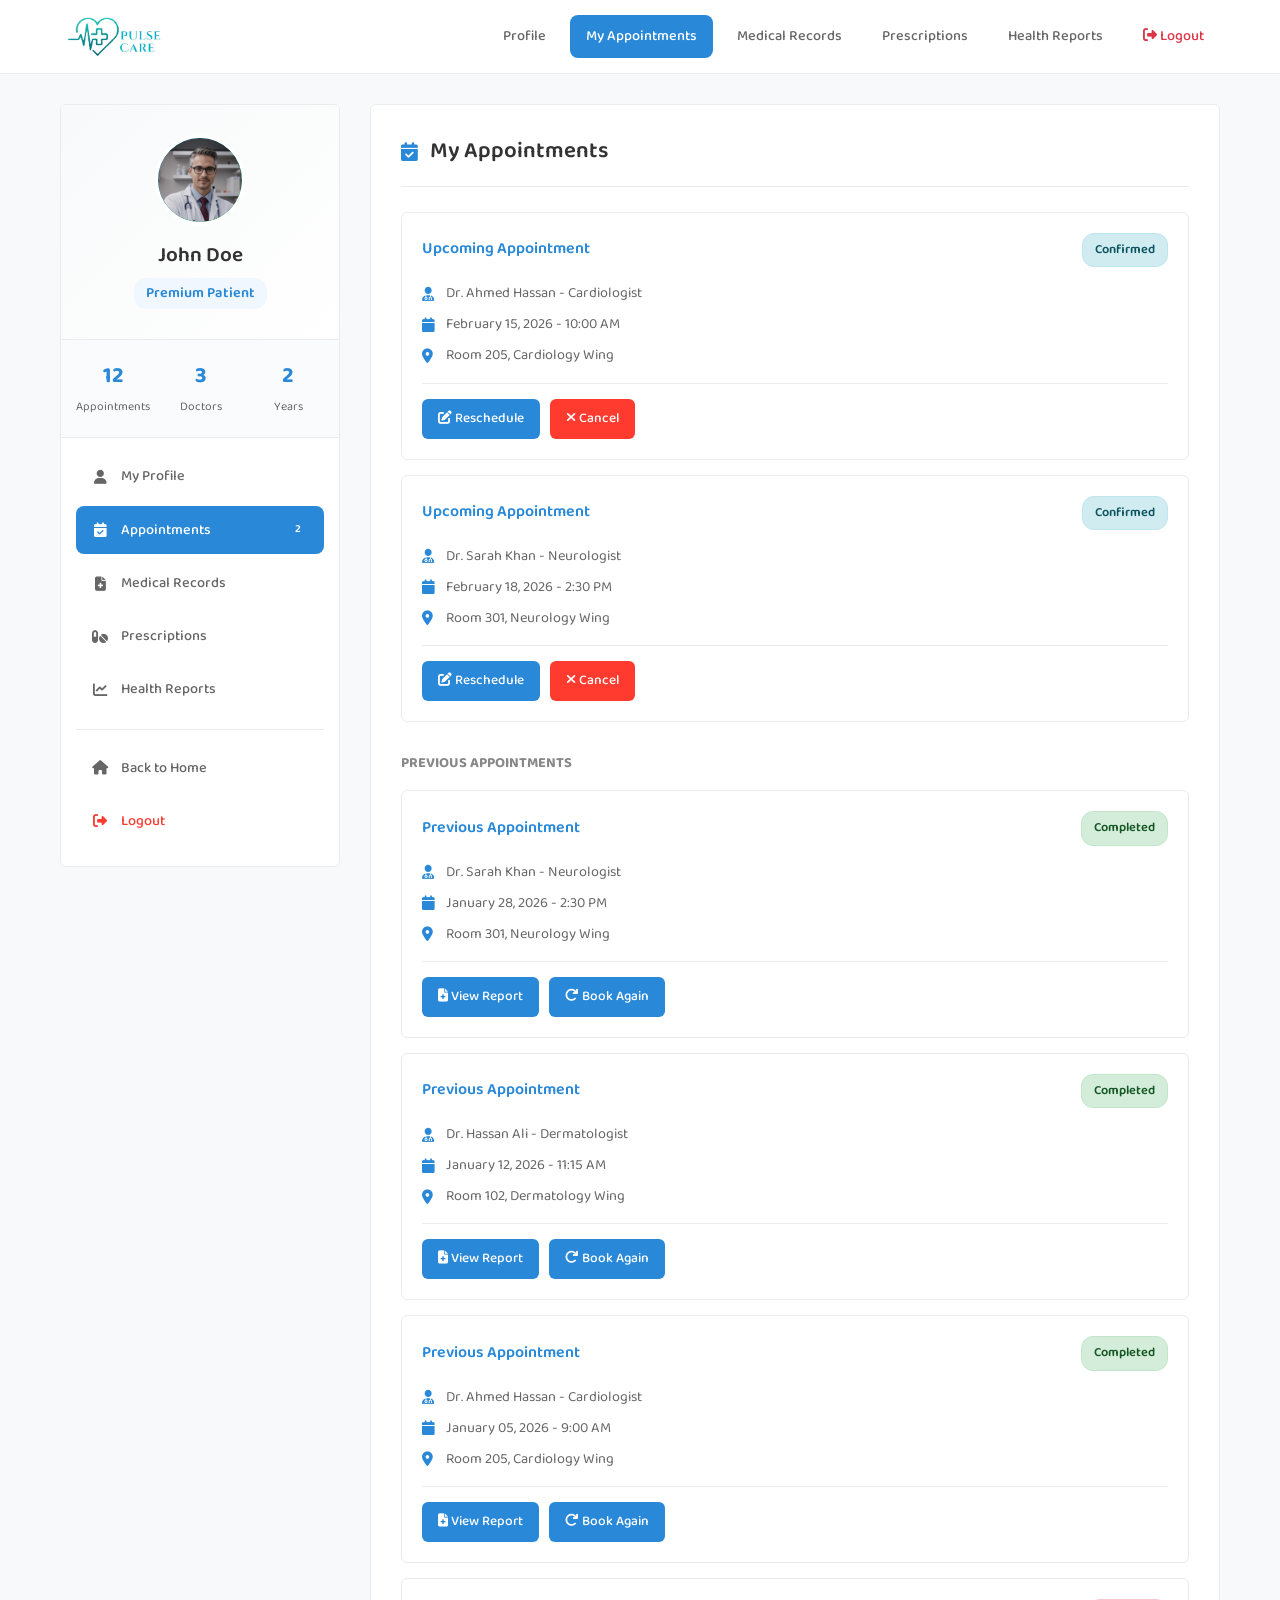
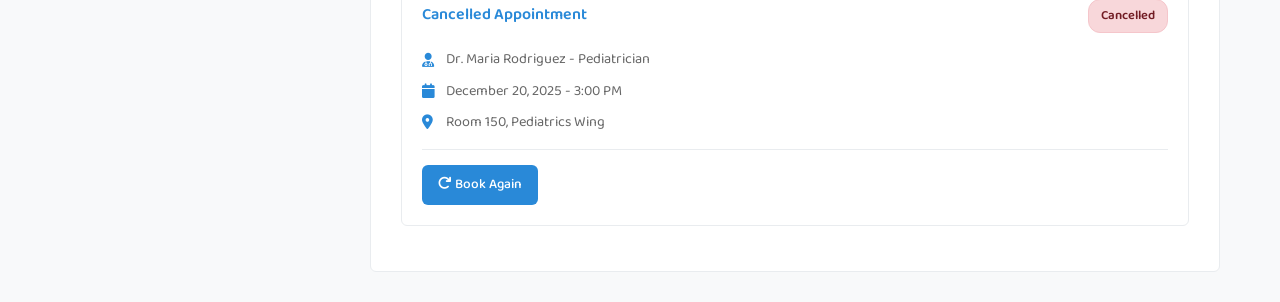
<file: users/appointments.html>
<!DOCTYPE html>
<html lang="en">
<head>
    <meta charset="UTF-8">
    <meta name="viewport" content="width=device-width, initial-scale=1.0">
    <title>My Appointments - Hospital</title>
    <link rel="stylesheet" href="https://cdnjs.cloudflare.com/ajax/libs/font-awesome/6.4.0/css/all.min.css">
    <link href="https://fonts.googleapis.com/css2?family=Baloo+Bhaijaan+2:wght@400;500;600;700;800&display=swap" rel="stylesheet">
    <link rel="stylesheet" href="user-profile.css">
</head>
<body>
    <nav class="top-nav">
        <div class="nav-container">
            <a href="../home.html" class="logo">
                <img src="../assets/images/Clinic-logo.png" alt="Hospital Logo" class="logo-img">
            </a>
            <div class="nav-links">
                <a href="index.html" class="nav-link">Profile</a>
                <a href="appointments.html" class="nav-link active">My Appointments</a>
                <a href="medical-records.html" class="nav-link">Medical Records</a>
                <a href="prescriptions.html" class="nav-link">Prescriptions</a>
                <a href="health-reports.html" class="nav-link">Health Reports</a>
                <a href="../home.html" class="nav-link logout"><i class="fas fa-sign-out-alt"></i> Logout</a>
            </div>
        </div>
    </nav>

    <div class="container">
        <div class="profile-layout">
            <aside class="sidebar">
                <div class="user-card">
                    <div class="avatar">
                        <img src="../assets/images/doc1.jpg" alt="User Avatar" style="width:100%;height:100%;border-radius:50%;object-fit:cover;">
                    </div>
                    <h3 class="user-name">John Doe</h3>
                    <p class="user-rank">Premium Patient</p>
                </div>
                <div class="user-stats">
                    <div class="stat"><div class="stat-num">12</div><div class="stat-label">Appointments</div></div>
                    <div class="stat"><div class="stat-num">3</div><div class="stat-label">Doctors</div></div>
                    <div class="stat"><div class="stat-num">2</div><div class="stat-label">Years</div></div>
                </div>
                <nav class="side-menu">
                    <a href="index.html" class="menu-item"><i class="fas fa-user"></i> My Profile</a>
                    <a href="appointments.html" class="menu-item active"><i class="fas fa-calendar-check"></i> Appointments <span class="badge">2</span></a>
                    <a href="medical-records.html" class="menu-item"><i class="fas fa-file-medical"></i> Medical Records</a>
                    <a href="prescriptions.html" class="menu-item"><i class="fas fa-pills"></i> Prescriptions</a>
                    <a href="health-reports.html" class="menu-item"><i class="fas fa-chart-line"></i> Health Reports</a>
                    <div class="menu-divider"></div>
                    <a href="../home.html" class="menu-item"><i class="fas fa-home"></i> Back to Home</a>
                    <a href="../home.html" class="menu-item" style="color:#FF3B30"><i class="fas fa-sign-out-alt"></i> Logout</a>
                </nav>
            </aside>

            <main class="main-content">
                <h2 class="section-title"><i class="fas fa-calendar-check"></i> My Appointments</h2>
                
                <!-- Upcoming Appointments -->
                <div class="appointment-card">
                    <div class="appointment-header">
                        <span class="appointment-num">Upcoming Appointment</span>
                        <span class="appointment-status status-confirmed">Confirmed</span>
                    </div>
                    <div class="appointment-info">
                        <span><i class="fas fa-user-md"></i>Dr. Ahmed Hassan - Cardiologist</span>
                        <span><i class="fas fa-calendar"></i>February 15, 2026 - 10:00 AM</span>
                        <span><i class="fas fa-map-marker-alt"></i>Room 205, Cardiology Wing</span>
                    </div>
                    <div class="appointment-actions">
                        <button class="btn-track"><i class="fas fa-edit"></i> Reschedule</button>
                        <button class="btn-track" style="background:#FF3B30;border-color:#FF3B30"><i class="fas fa-times"></i> Cancel</button>
                    </div>
                </div>

                <div class="appointment-card">
                    <div class="appointment-header">
                        <span class="appointment-num">Upcoming Appointment</span>
                        <span class="appointment-status status-confirmed">Confirmed</span>
                    </div>
                    <div class="appointment-info">
                        <span><i class="fas fa-user-md"></i>Dr. Sarah Khan - Neurologist</span>
                        <span><i class="fas fa-calendar"></i>February 18, 2026 - 2:30 PM</span>
                        <span><i class="fas fa-map-marker-alt"></i>Room 301, Neurology Wing</span>
                    </div>
                    <div class="appointment-actions">
                        <button class="btn-track"><i class="fas fa-edit"></i> Reschedule</button>
                        <button class="btn-track" style="background:#FF3B30;border-color:#FF3B30"><i class="fas fa-times"></i> Cancel</button>
                    </div>
                </div>

                <!-- Previous Appointments -->
                <h3 style="margin: 30px 0 15px 0; color: #888; font-size: 0.9rem; text-transform: uppercase;">Previous Appointments</h3>
                
                <div class="appointment-card">
                    <div class="appointment-header">
                        <span class="appointment-num">Previous Appointment</span>
                        <span class="appointment-status status-delivered">Completed</span>
                    </div>
                    <div class="appointment-info">
                        <span><i class="fas fa-user-md"></i>Dr. Sarah Khan - Neurologist</span>
                        <span><i class="fas fa-calendar"></i>January 28, 2026 - 2:30 PM</span>
                        <span><i class="fas fa-map-marker-alt"></i>Room 301, Neurology Wing</span>
                    </div>
                    <div class="appointment-actions">
                        <button class="btn-track"><i class="fas fa-file-medical"></i> View Report</button>
                        <button class="btn-track"><i class="fas fa-redo"></i> Book Again</button>
                    </div>
                </div>

                <div class="appointment-card">
                    <div class="appointment-header">
                        <span class="appointment-num">Previous Appointment</span>
                        <span class="appointment-status status-delivered">Completed</span>
                    </div>
                    <div class="appointment-info">
                        <span><i class="fas fa-user-md"></i>Dr. Hassan Ali - Dermatologist</span>
                        <span><i class="fas fa-calendar"></i>January 12, 2026 - 11:15 AM</span>
                        <span><i class="fas fa-map-marker-alt"></i>Room 102, Dermatology Wing</span>
                    </div>
                    <div class="appointment-actions">
                        <button class="btn-track"><i class="fas fa-file-medical"></i> View Report</button>
                        <button class="btn-track"><i class="fas fa-redo"></i> Book Again</button>
                    </div>
                </div>

                <div class="appointment-card">
                    <div class="appointment-header">
                        <span class="appointment-num">Previous Appointment</span>
                        <span class="appointment-status status-delivered">Completed</span>
                    </div>
                    <div class="appointment-info">
                        <span><i class="fas fa-user-md"></i>Dr. Ahmed Hassan - Cardiologist</span>
                        <span><i class="fas fa-calendar"></i>January 05, 2026 - 9:00 AM</span>
                        <span><i class="fas fa-map-marker-alt"></i>Room 205, Cardiology Wing</span>
                    </div>
                    <div class="appointment-actions">
                        <button class="btn-track"><i class="fas fa-file-medical"></i> View Report</button>
                        <button class="btn-track"><i class="fas fa-redo"></i> Book Again</button>
                    </div>
                </div>

                <!-- Cancelled Appointment -->
                <div class="appointment-card">
                    <div class="appointment-header">
                        <span class="appointment-num">Cancelled Appointment</span>
                        <span class="appointment-status status-cancelled">Cancelled</span>
                    </div>
                    <div class="appointment-info">
                        <span><i class="fas fa-user-md"></i>Dr. Maria Rodriguez - Pediatrician</span>
                        <span><i class="fas fa-calendar"></i>December 20, 2025 - 3:00 PM</span>
                        <span><i class="fas fa-map-marker-alt"></i>Room 150, Pediatrics Wing</span>
                    </div>
                    <div class="appointment-actions">
                        <button class="btn-track"><i class="fas fa-redo"></i> Book Again</button>
                    </div>
                </div>
            </main>
        </div>
    </div>

    <script src="user-profile.js"></script>
</body>
</html>
</file>
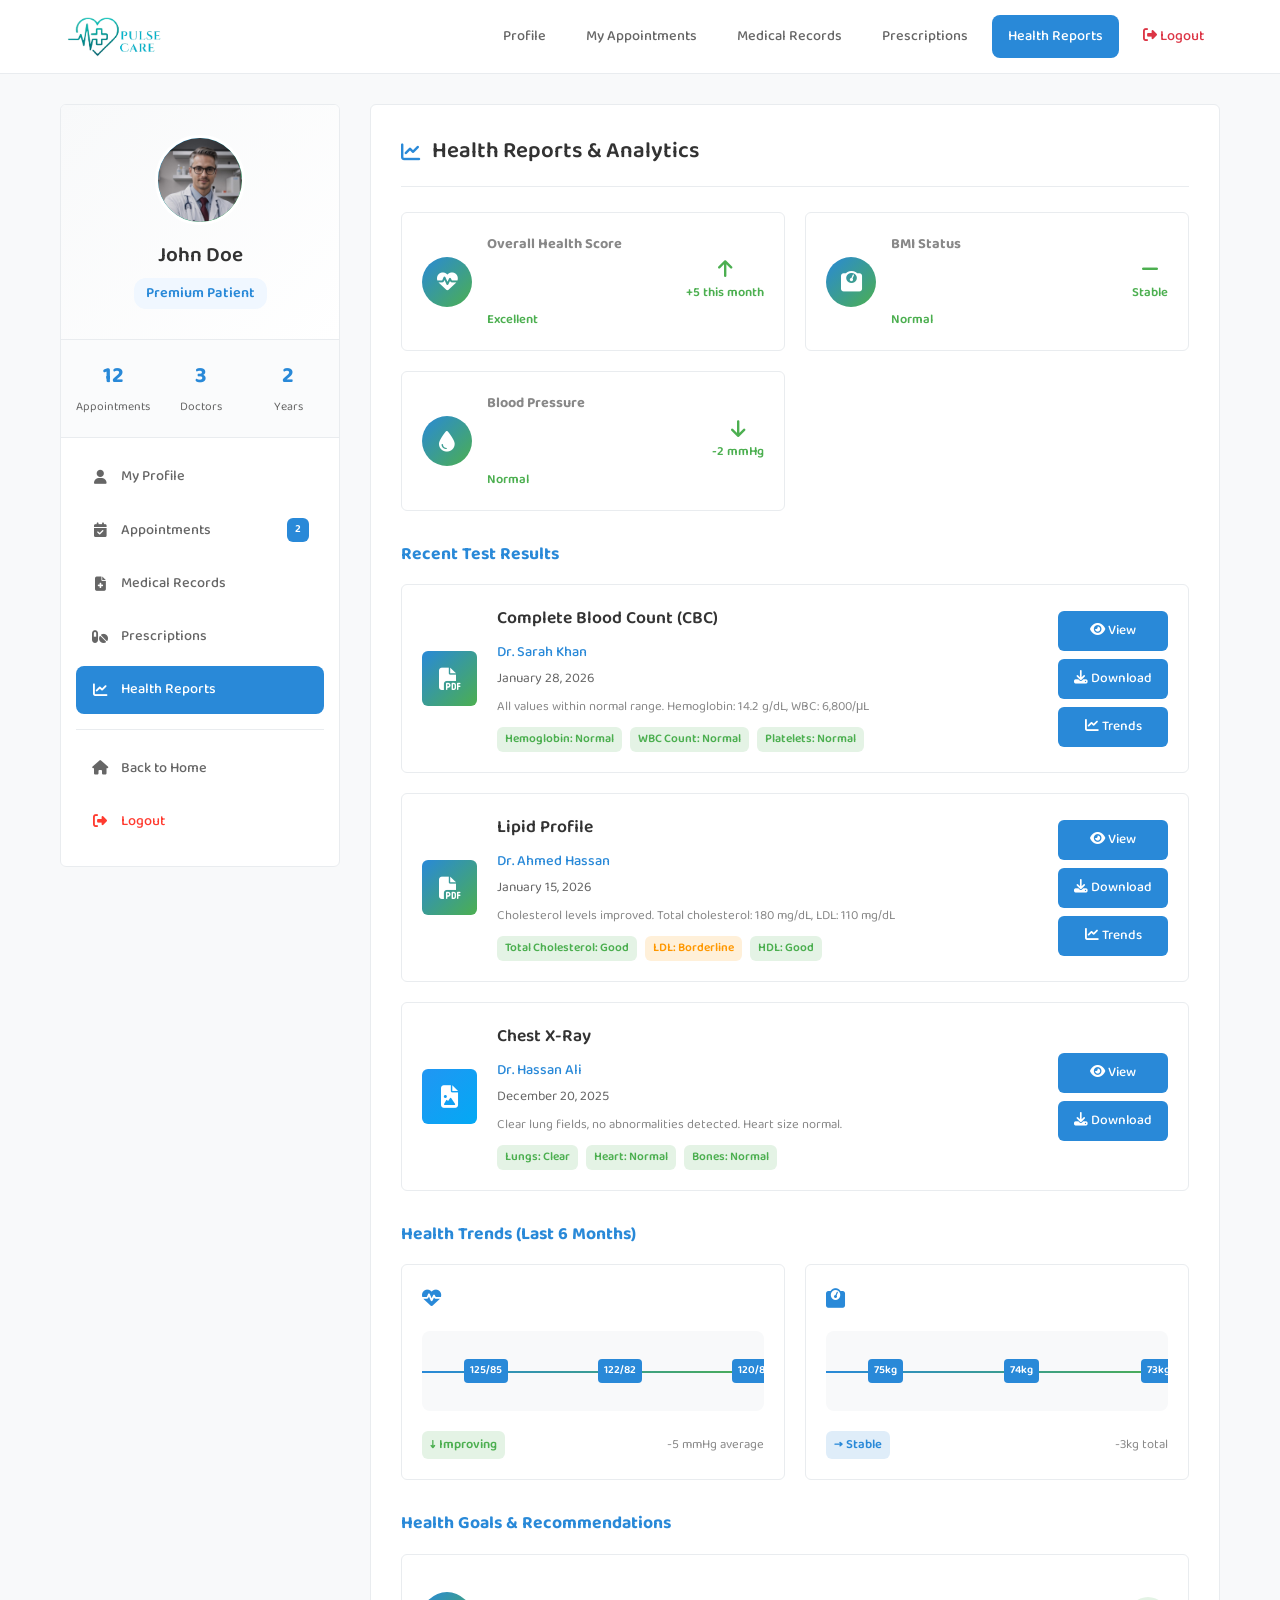
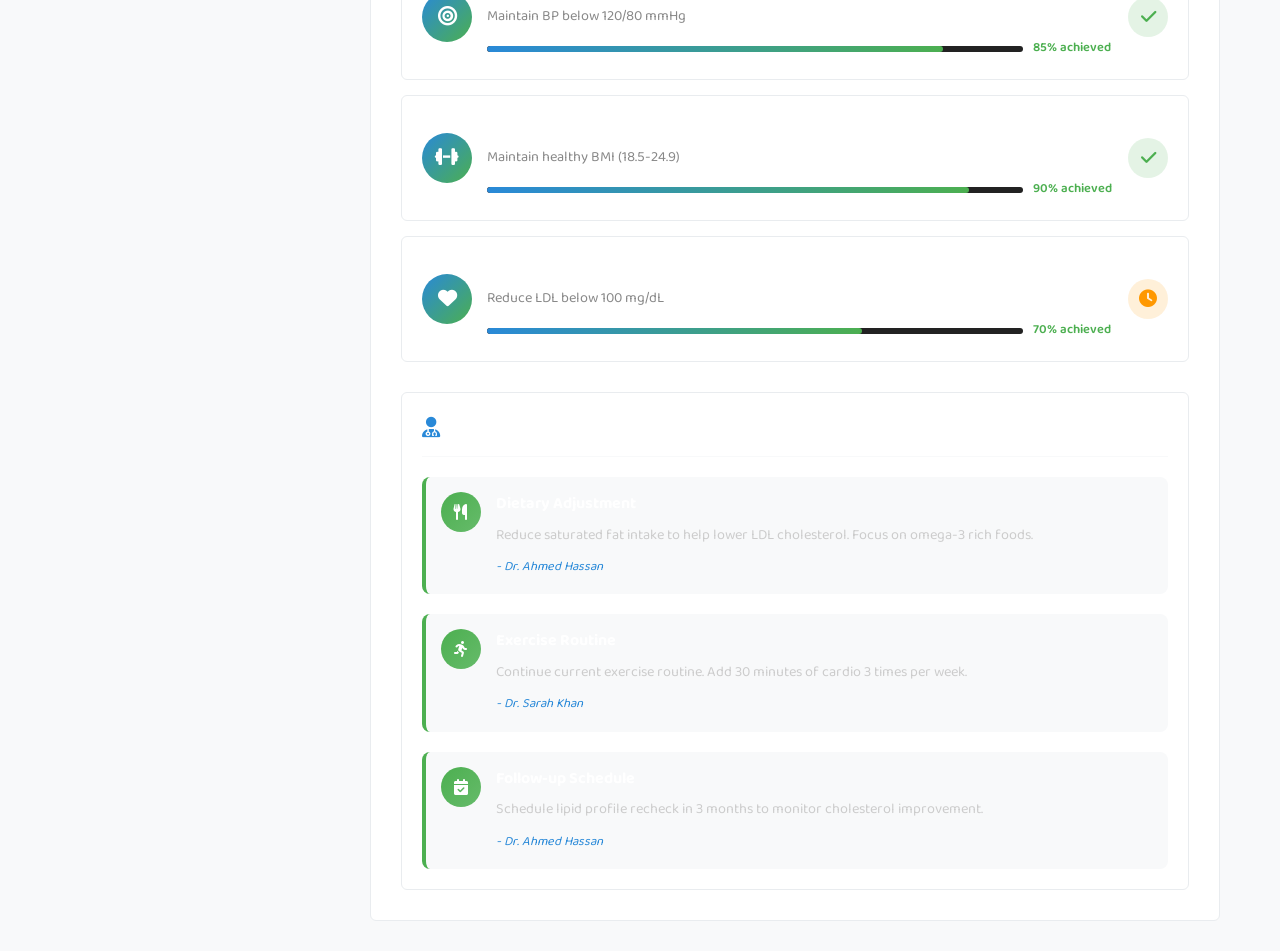
<file: users/health-reports.html>
<!DOCTYPE html>
<html lang="en">
<head>
    <meta charset="UTF-8">
    <meta name="viewport" content="width=device-width, initial-scale=1.0">
    <title>Health Reports - Hospital</title>
    <link rel="stylesheet" href="https://cdnjs.cloudflare.com/ajax/libs/font-awesome/6.4.0/css/all.min.css">
    <link href="https://fonts.googleapis.com/css2?family=Baloo+Bhaijaan+2:wght@400;500;600;700;800&display=swap" rel="stylesheet">
    <link rel="stylesheet" href="user-profile.css">
</head>
<body>
    <nav class="top-nav">
        <div class="nav-container">
            <a href="../home.html" class="logo">
                <img src="../assets/images/Clinic-logo.png" alt="Hospital Logo" class="logo-img">
            </a>
            <div class="nav-links">
                <a href="index.html" class="nav-link">Profile</a>
                <a href="appointments.html" class="nav-link">My Appointments</a>
                <a href="medical-records.html" class="nav-link">Medical Records</a>
                <a href="prescriptions.html" class="nav-link">Prescriptions</a>
                <a href="health-reports.html" class="nav-link active">Health Reports</a>
                <a href="../home.html" class="nav-link logout"><i class="fas fa-sign-out-alt"></i> Logout</a>
            </div>
        </div>
    </nav>

    <div class="container">
        <div class="profile-layout">
            <aside class="sidebar">
                <div class="user-card">
                    <div class="avatar">
                        <img src="../assets/images/doc1.jpg" alt="User Avatar" style="width:100%;height:100%;border-radius:50%;object-fit:cover;">
                    </div>
                    <h3 class="user-name">John Doe</h3>
                    <p class="user-rank">Premium Patient</p>
                </div>
                <div class="user-stats">
                    <div class="stat"><div class="stat-num">12</div><div class="stat-label">Appointments</div></div>
                    <div class="stat"><div class="stat-num">3</div><div class="stat-label">Doctors</div></div>
                    <div class="stat"><div class="stat-num">2</div><div class="stat-label">Years</div></div>
                </div>
                <nav class="side-menu">
                    <a href="index.html" class="menu-item"><i class="fas fa-user"></i> My Profile</a>
                    <a href="appointments.html" class="menu-item"><i class="fas fa-calendar-check"></i> Appointments <span class="badge">2</span></a>
                    <a href="medical-records.html" class="menu-item"><i class="fas fa-file-medical"></i> Medical Records</a>
                    <a href="prescriptions.html" class="menu-item"><i class="fas fa-pills"></i> Prescriptions</a>
                    <a href="health-reports.html" class="menu-item active"><i class="fas fa-chart-line"></i> Health Reports</a>
                    <div class="menu-divider"></div>
                    <a href="../home.html" class="menu-item"><i class="fas fa-home"></i> Back to Home</a>
                    <a href="../home.html" class="menu-item" style="color:#FF3B30"><i class="fas fa-sign-out-alt"></i> Logout</a>
                </nav>
            </aside>

            <main class="main-content">
                <h2 class="section-title"><i class="fas fa-chart-line"></i> Health Reports & Analytics</h2>
                
                <!-- Health Summary Dashboard -->
                <div class="health-dashboard">
                    <div class="dashboard-card">
                        <div class="dashboard-icon">
                            <i class="fas fa-heartbeat"></i>
                        </div>
                        <div class="dashboard-info">
                            <h4>Overall Health Score</h4>
                            <div class="health-score">85/100</div>
                            <p class="score-status good">Excellent</p>
                        </div>
                        <div class="dashboard-trend">
                            <i class="fas fa-arrow-up"></i>
                            <span>+5 this month</span>
                        </div>
                    </div>

                    <div class="dashboard-card">
                        <div class="dashboard-icon">
                            <i class="fas fa-weight"></i>
                        </div>
                        <div class="dashboard-info">
                            <h4>BMI Status</h4>
                            <div class="health-score">24.2</div>
                            <p class="score-status good">Normal</p>
                        </div>
                        <div class="dashboard-trend">
                            <i class="fas fa-minus"></i>
                            <span>Stable</span>
                        </div>
                    </div>

                    <div class="dashboard-card">
                        <div class="dashboard-icon">
                            <i class="fas fa-tint"></i>
                        </div>
                        <div class="dashboard-info">
                            <h4>Blood Pressure</h4>
                            <div class="health-score">120/80</div>
                            <p class="score-status good">Normal</p>
                        </div>
                        <div class="dashboard-trend">
                            <i class="fas fa-arrow-down"></i>
                            <span>-2 mmHg</span>
                        </div>
                    </div>
                </div>

                <!-- Recent Test Results -->
                <h3 style="margin: 30px 0 15px 0; color: #2989d8; font-size: 1.1rem;">Recent Test Results</h3>
                
                <div class="report-card">
                    <div class="report-icon">
                        <i class="fas fa-file-pdf"></i>
                    </div>
                    <div class="report-info">
                        <h4>Complete Blood Count (CBC)</h4>
                        <p class="doctor">Dr. Sarah Khan</p>
                        <p class="date">January 28, 2026</p>
                        <p class="description">All values within normal range. Hemoglobin: 14.2 g/dL, WBC: 6,800/μL</p>
                        <div class="test-results">
                            <span class="result-item normal">Hemoglobin: Normal</span>
                            <span class="result-item normal">WBC Count: Normal</span>
                            <span class="result-item normal">Platelets: Normal</span>
                        </div>
                    </div>
                    <div class="report-actions">
                        <button class="btn-track"><i class="fas fa-eye"></i> View</button>
                        <button class="btn-track"><i class="fas fa-download"></i> Download</button>
                        <button class="btn-track"><i class="fas fa-chart-line"></i> Trends</button>
                    </div>
                </div>

                <div class="report-card">
                    <div class="report-icon">
                        <i class="fas fa-file-pdf"></i>
                    </div>
                    <div class="report-info">
                        <h4>Lipid Profile</h4>
                        <p class="doctor">Dr. Ahmed Hassan</p>
                        <p class="date">January 15, 2026</p>
                        <p class="description">Cholesterol levels improved. Total cholesterol: 180 mg/dL, LDL: 110 mg/dL</p>
                        <div class="test-results">
                            <span class="result-item good">Total Cholesterol: Good</span>
                            <span class="result-item warning">LDL: Borderline</span>
                            <span class="result-item good">HDL: Good</span>
                        </div>
                    </div>
                    <div class="report-actions">
                        <button class="btn-track"><i class="fas fa-eye"></i> View</button>
                        <button class="btn-track"><i class="fas fa-download"></i> Download</button>
                        <button class="btn-track"><i class="fas fa-chart-line"></i> Trends</button>
                    </div>
                </div>

                <div class="report-card">
                    <div class="report-icon" style="background: linear-gradient(135deg, #2196f3, #03a9f4);">
                        <i class="fas fa-file-image"></i>
                    </div>
                    <div class="report-info">
                        <h4>Chest X-Ray</h4>
                        <p class="doctor">Dr. Hassan Ali</p>
                        <p class="date">December 20, 2025</p>
                        <p class="description">Clear lung fields, no abnormalities detected. Heart size normal.</p>
                        <div class="test-results">
                            <span class="result-item normal">Lungs: Clear</span>
                            <span class="result-item normal">Heart: Normal</span>
                            <span class="result-item normal">Bones: Normal</span>
                        </div>
                    </div>
                    <div class="report-actions">
                        <button class="btn-track"><i class="fas fa-eye"></i> View</button>
                        <button class="btn-track"><i class="fas fa-download"></i> Download</button>
                    </div>
                </div>

                <!-- Health Trends -->
                <h3 style="margin: 30px 0 15px 0; color: #2989d8; font-size: 1.1rem;">Health Trends (Last 6 Months)</h3>
                
                <div class="trends-grid">
                    <div class="trend-card">
                        <div class="trend-header">
                            <i class="fas fa-heartbeat"></i>
                            <h4>Blood Pressure Trend</h4>
                        </div>
                        <div class="trend-chart">
                            <div class="chart-placeholder">
                                <div class="chart-line"></div>
                                <div class="chart-points">
                                    <span class="point" style="left: 10%;">125/85</span>
                                    <span class="point" style="left: 30%;">122/82</span>
                                    <span class="point" style="left: 50%;">120/80</span>
                                    <span class="point" style="left: 70%;">118/78</span>
                                    <span class="point" style="left: 90%;">120/80</span>
                                </div>
                            </div>
                        </div>
                        <div class="trend-summary">
                            <span class="trend-status improving">↓ Improving</span>
                            <span class="trend-change">-5 mmHg average</span>
                        </div>
                    </div>

                    <div class="trend-card">
                        <div class="trend-header">
                            <i class="fas fa-weight"></i>
                            <h4>Weight Trend</h4>
                        </div>
                        <div class="trend-chart">
                            <div class="chart-placeholder">
                                <div class="chart-line"></div>
                                <div class="chart-points">
                                    <span class="point" style="left: 10%;">75kg</span>
                                    <span class="point" style="left: 30%;">74kg</span>
                                    <span class="point" style="left: 50%;">73kg</span>
                                    <span class="point" style="left: 70%;">72kg</span>
                                    <span class="point" style="left: 90%;">72kg</span>
                                </div>
                            </div>
                        </div>
                        <div class="trend-summary">
                            <span class="trend-status stable">→ Stable</span>
                            <span class="trend-change">-3kg total</span>
                        </div>
                    </div>
                </div>

                <!-- Health Goals -->
                <h3 style="margin: 30px 0 15px 0; color: #2989d8; font-size: 1.1rem;">Health Goals & Recommendations</h3>
                
                <div class="goals-container">
                    <div class="goal-card">
                        <div class="goal-icon">
                            <i class="fas fa-bullseye"></i>
                        </div>
                        <div class="goal-info">
                            <h4>Blood Pressure Control</h4>
                            <p>Maintain BP below 120/80 mmHg</p>
                            <div class="goal-progress">
                                <div class="progress-bar">
                                    <div class="progress-fill" style="width: 85%;"></div>
                                </div>
                                <span class="progress-text">85% achieved</span>
                            </div>
                        </div>
                        <div class="goal-status achieved">
                            <i class="fas fa-check"></i>
                        </div>
                    </div>

                    <div class="goal-card">
                        <div class="goal-icon">
                            <i class="fas fa-dumbbell"></i>
                        </div>
                        <div class="goal-info">
                            <h4>Weight Management</h4>
                            <p>Maintain healthy BMI (18.5-24.9)</p>
                            <div class="goal-progress">
                                <div class="progress-bar">
                                    <div class="progress-fill" style="width: 90%;"></div>
                                </div>
                                <span class="progress-text">90% achieved</span>
                            </div>
                        </div>
                        <div class="goal-status achieved">
                            <i class="fas fa-check"></i>
                        </div>
                    </div>

                    <div class="goal-card">
                        <div class="goal-icon">
                            <i class="fas fa-heart"></i>
                        </div>
                        <div class="goal-info">
                            <h4>Cholesterol Control</h4>
                            <p>Reduce LDL below 100 mg/dL</p>
                            <div class="goal-progress">
                                <div class="progress-bar">
                                    <div class="progress-fill" style="width: 70%;"></div>
                                </div>
                                <span class="progress-text">70% achieved</span>
                            </div>
                        </div>
                        <div class="goal-status in-progress">
                            <i class="fas fa-clock"></i>
                        </div>
                    </div>
                </div>

                <!-- Doctor Recommendations -->
                <div class="recommendations-card">
                    <div class="recommendations-header">
                        <i class="fas fa-user-md"></i>
                        <h4>Doctor Recommendations</h4>
                    </div>
                    <div class="recommendations-list">
                        <div class="recommendation-item">
                            <div class="rec-icon">
                                <i class="fas fa-utensils"></i>
                            </div>
                            <div class="rec-content">
                                <h5>Dietary Adjustment</h5>
                                <p>Reduce saturated fat intake to help lower LDL cholesterol. Focus on omega-3 rich foods.</p>
                                <span class="rec-doctor">- Dr. Ahmed Hassan</span>
                            </div>
                        </div>

                        <div class="recommendation-item">
                            <div class="rec-icon">
                                <i class="fas fa-running"></i>
                            </div>
                            <div class="rec-content">
                                <h5>Exercise Routine</h5>
                                <p>Continue current exercise routine. Add 30 minutes of cardio 3 times per week.</p>
                                <span class="rec-doctor">- Dr. Sarah Khan</span>
                            </div>
                        </div>

                        <div class="recommendation-item">
                            <div class="rec-icon">
                                <i class="fas fa-calendar-check"></i>
                            </div>
                            <div class="rec-content">
                                <h5>Follow-up Schedule</h5>
                                <p>Schedule lipid profile recheck in 3 months to monitor cholesterol improvement.</p>
                                <span class="rec-doctor">- Dr. Ahmed Hassan</span>
                            </div>
                        </div>
                    </div>
                </div>
            </main>
        </div>
    </div>

    <script src="user-profile.js"></script>
</body>
</html>
</file>
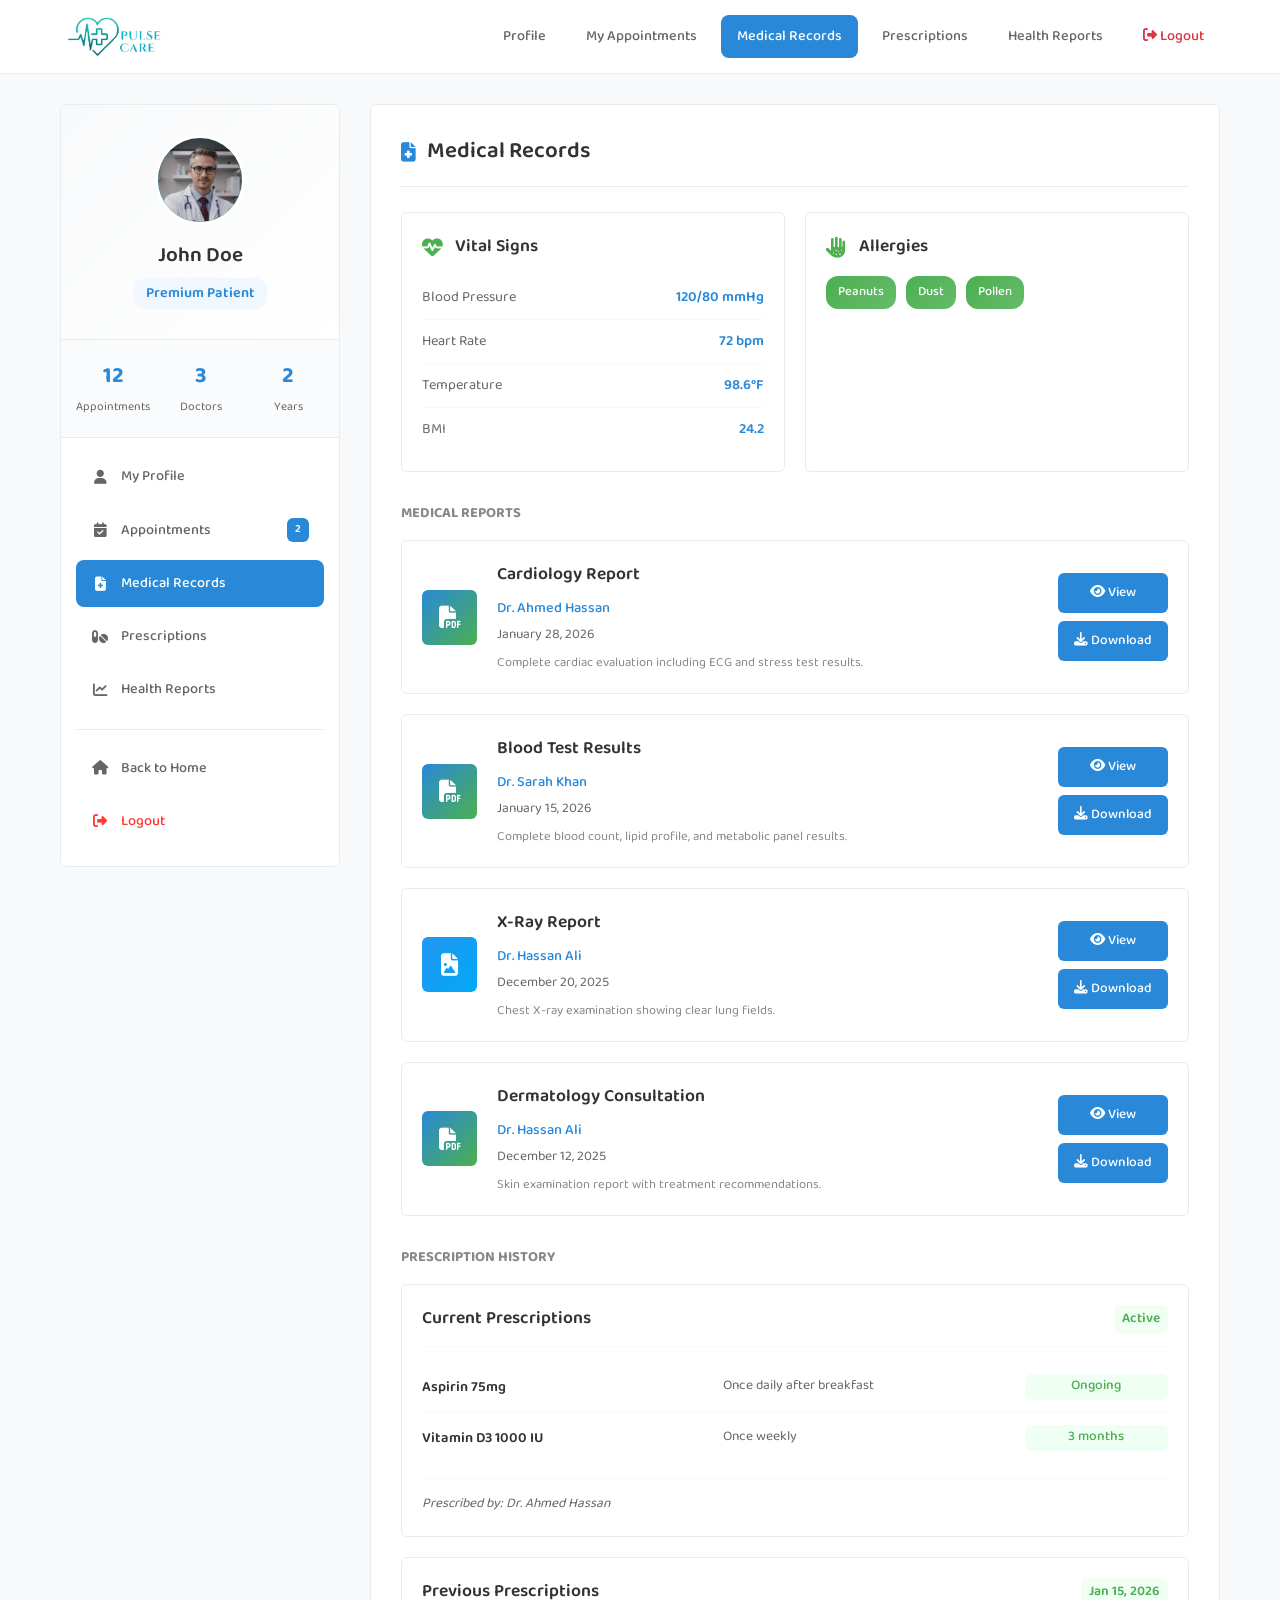
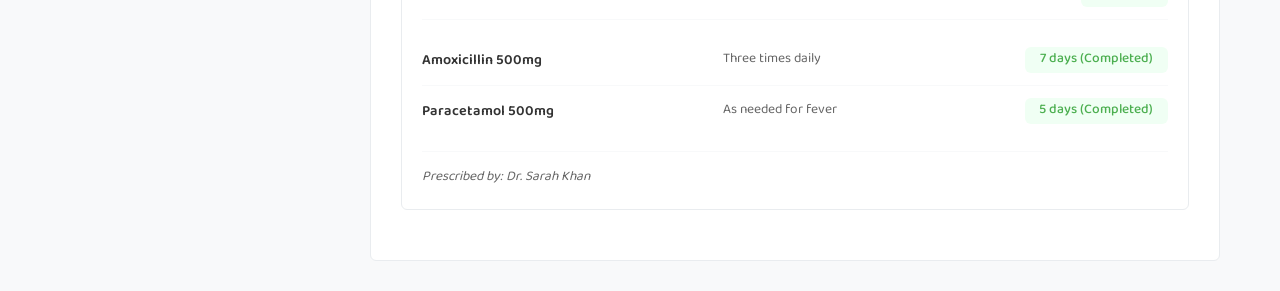
<file: users/medical-records.html>
<!DOCTYPE html>
<html lang="en">
<head>
    <meta charset="UTF-8">
    <meta name="viewport" content="width=device-width, initial-scale=1.0">
    <title>Medical Records - Hospital</title>
    <link rel="stylesheet" href="https://cdnjs.cloudflare.com/ajax/libs/font-awesome/6.4.0/css/all.min.css">
    <link href="https://fonts.googleapis.com/css2?family=Baloo+Bhaijaan+2:wght@400;500;600;700;800&display=swap" rel="stylesheet">
    <link rel="stylesheet" href="user-profile.css">
</head>
<body>
    <nav class="top-nav">
        <div class="nav-container">
            <a href="../home.html" class="logo">
                <img src="../assets/images/Clinic-logo.png" alt="Hospital Logo" class="logo-img">
            </a>
            <div class="nav-links">
                <a href="index.html" class="nav-link">Profile</a>
                <a href="appointments.html" class="nav-link">My Appointments</a>
                <a href="medical-records.html" class="nav-link active">Medical Records</a>
                <a href="prescriptions.html" class="nav-link">Prescriptions</a>
                <a href="health-reports.html" class="nav-link">Health Reports</a>
                <a href="../home.html" class="nav-link logout"><i class="fas fa-sign-out-alt"></i> Logout</a>
            </div>
        </div>
    </nav>

    <div class="container">
        <div class="profile-layout">
            <aside class="sidebar">
                <div class="user-card">
                    <div class="avatar">
                        <img src="../assets/images/doc1.jpg" alt="User Avatar" style="width:100%;height:100%;border-radius:50%;object-fit:cover;">
                    </div>
                    <h3 class="user-name">John Doe</h3>
                    <p class="user-rank">Premium Patient</p>
                </div>
                <div class="user-stats">
                    <div class="stat"><div class="stat-num">12</div><div class="stat-label">Appointments</div></div>
                    <div class="stat"><div class="stat-num">3</div><div class="stat-label">Doctors</div></div>
                    <div class="stat"><div class="stat-num">2</div><div class="stat-label">Years</div></div>
                </div>
                <nav class="side-menu">
                    <a href="index.html" class="menu-item"><i class="fas fa-user"></i> My Profile</a>
                    <a href="appointments.html" class="menu-item"><i class="fas fa-calendar-check"></i> Appointments <span class="badge">2</span></a>
                    <a href="medical-records.html" class="menu-item active"><i class="fas fa-file-medical"></i> Medical Records</a>
                    <a href="prescriptions.html" class="menu-item"><i class="fas fa-pills"></i> Prescriptions</a>
                    <a href="health-reports.html" class="menu-item"><i class="fas fa-chart-line"></i> Health Reports</a>
                    <div class="menu-divider"></div>
                    <a href="../home.html" class="menu-item"><i class="fas fa-home"></i> Back to Home</a>
                    <a href="../home.html" class="menu-item" style="color:#FF3B30"><i class="fas fa-sign-out-alt"></i> Logout</a>
                </nav>
            </aside>

            <main class="main-content">
                <h2 class="section-title"><i class="fas fa-file-medical"></i> Medical Records</h2>
                
                <!-- Vital Signs Summary -->
                <div class="medical-grid">
                    <div class="medical-card">
                        <div class="medical-header">
                            <i class="fas fa-heartbeat"></i>
                            <h4>Vital Signs</h4>
                        </div>
                        <div class="medical-content">
                            <div class="vital-item">
                                <span class="vital-label">Blood Pressure</span>
                                <span class="vital-value">120/80 mmHg</span>
                            </div>
                            <div class="vital-item">
                                <span class="vital-label">Heart Rate</span>
                                <span class="vital-value">72 bpm</span>
                            </div>
                            <div class="vital-item">
                                <span class="vital-label">Temperature</span>
                                <span class="vital-value">98.6°F</span>
                            </div>
                            <div class="vital-item">
                                <span class="vital-label">BMI</span>
                                <span class="vital-value">24.2</span>
                            </div>
                        </div>
                    </div>

                    <div class="medical-card">
                        <div class="medical-header">
                            <i class="fas fa-allergies"></i>
                            <h4>Allergies</h4>
                        </div>
                        <div class="medical-content">
                            <div class="allergy-tags">
                                <span class="allergy-tag">Peanuts</span>
                                <span class="allergy-tag">Dust</span>
                                <span class="allergy-tag">Pollen</span>
                            </div>
                        </div>
                    </div>
                </div>

                <!-- Medical Reports -->
                <h3 style="margin: 30px 0 15px 0; color: #888; font-size: 0.9rem; text-transform: uppercase;">Medical Reports</h3>
                
                <div class="report-card">
                    <div class="report-icon">
                        <i class="fas fa-file-pdf"></i>
                    </div>
                    <div class="report-info">
                        <h4>Cardiology Report</h4>
                        <p class="doctor">Dr. Ahmed Hassan</p>
                        <p class="date">January 28, 2026</p>
                        <p class="description">Complete cardiac evaluation including ECG and stress test results.</p>
                    </div>
                    <div class="report-actions">
                        <button class="btn-track"><i class="fas fa-eye"></i> View</button>
                        <button class="btn-track"><i class="fas fa-download"></i> Download</button>
                    </div>
                </div>

                <div class="report-card">
                    <div class="report-icon">
                        <i class="fas fa-file-pdf"></i>
                    </div>
                    <div class="report-info">
                        <h4>Blood Test Results</h4>
                        <p class="doctor">Dr. Sarah Khan</p>
                        <p class="date">January 15, 2026</p>
                        <p class="description">Complete blood count, lipid profile, and metabolic panel results.</p>
                    </div>
                    <div class="report-actions">
                        <button class="btn-track"><i class="fas fa-eye"></i> View</button>
                        <button class="btn-track"><i class="fas fa-download"></i> Download</button>
                    </div>
                </div>

                <div class="report-card">
                    <div class="report-icon" style="background: linear-gradient(135deg, #2196f3, #03a9f4);">
                        <i class="fas fa-file-image"></i>
                    </div>
                    <div class="report-info">
                        <h4>X-Ray Report</h4>
                        <p class="doctor">Dr. Hassan Ali</p>
                        <p class="date">December 20, 2025</p>
                        <p class="description">Chest X-ray examination showing clear lung fields.</p>
                    </div>
                    <div class="report-actions">
                        <button class="btn-track"><i class="fas fa-eye"></i> View</button>
                        <button class="btn-track"><i class="fas fa-download"></i> Download</button>
                    </div>
                </div>

                <div class="report-card">
                    <div class="report-icon">
                        <i class="fas fa-file-pdf"></i>
                    </div>
                    <div class="report-info">
                        <h4>Dermatology Consultation</h4>
                        <p class="doctor">Dr. Hassan Ali</p>
                        <p class="date">December 12, 2025</p>
                        <p class="description">Skin examination report with treatment recommendations.</p>
                    </div>
                    <div class="report-actions">
                        <button class="btn-track"><i class="fas fa-eye"></i> View</button>
                        <button class="btn-track"><i class="fas fa-download"></i> Download</button>
                    </div>
                </div>

                <!-- Prescription History -->
                <h3 style="margin: 30px 0 15px 0; color: #888; font-size: 0.9rem; text-transform: uppercase;">Prescription History</h3>
                
                <div class="prescription-card">
                    <div class="prescription-header">
                        <h4>Current Prescriptions</h4>
                        <span class="prescription-date">Active</span>
                    </div>
                    <div class="prescription-content">
                        <div class="medication-item">
                            <span class="med-name">Aspirin 75mg</span>
                            <span class="med-dosage">Once daily after breakfast</span>
                            <span class="med-duration">Ongoing</span>
                        </div>
                        <div class="medication-item">
                            <span class="med-name">Vitamin D3 1000 IU</span>
                            <span class="med-dosage">Once weekly</span>
                            <span class="med-duration">3 months</span>
                        </div>
                    </div>
                    <div class="prescription-doctor">
                        <span>Prescribed by: Dr. Ahmed Hassan</span>
                    </div>
                </div>

                <div class="prescription-card">
                    <div class="prescription-header">
                        <h4>Previous Prescriptions</h4>
                        <span class="prescription-date">Jan 15, 2026</span>
                    </div>
                    <div class="prescription-content">
                        <div class="medication-item">
                            <span class="med-name">Amoxicillin 500mg</span>
                            <span class="med-dosage">Three times daily</span>
                            <span class="med-duration">7 days (Completed)</span>
                        </div>
                        <div class="medication-item">
                            <span class="med-name">Paracetamol 500mg</span>
                            <span class="med-dosage">As needed for fever</span>
                            <span class="med-duration">5 days (Completed)</span>
                        </div>
                    </div>
                    <div class="prescription-doctor">
                        <span>Prescribed by: Dr. Sarah Khan</span>
                    </div>
                </div>
            </main>
        </div>
    </div>

    <script src="user-profile.js"></script>
</body>
</html>
</file>
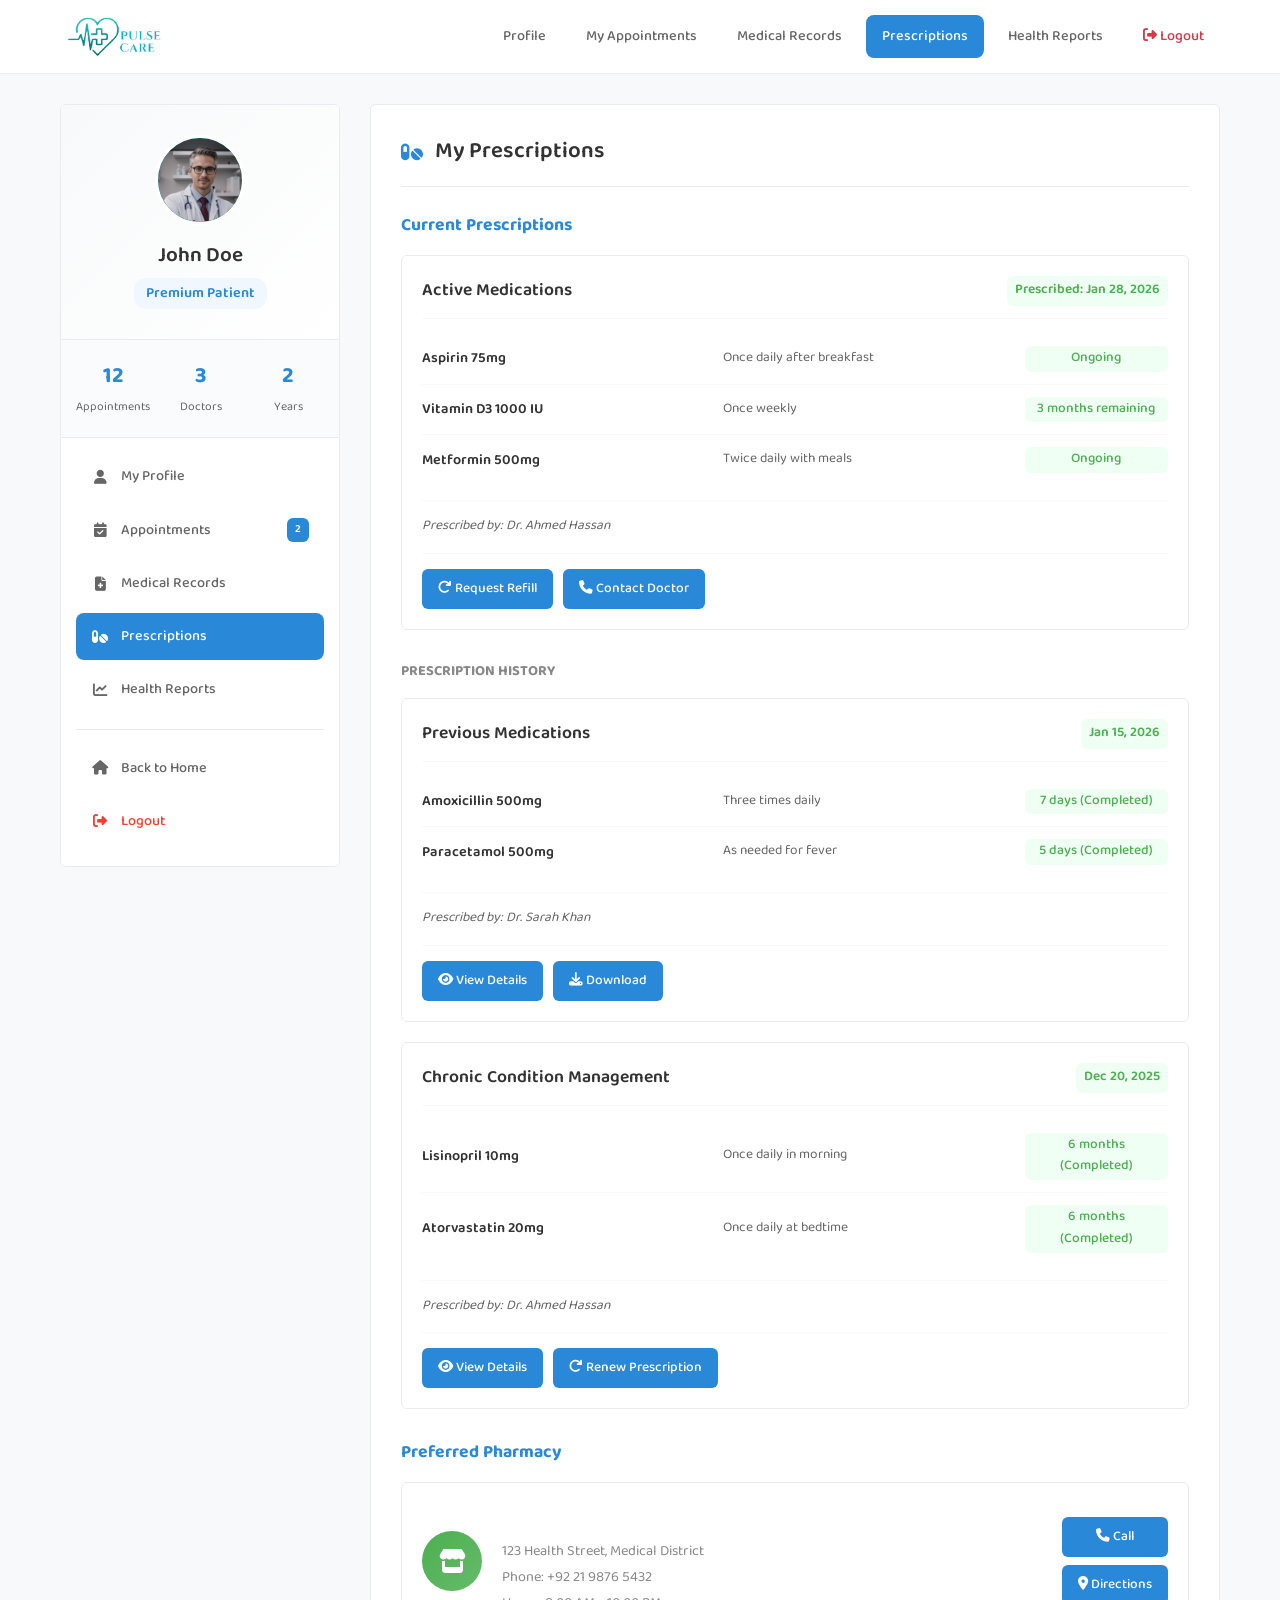
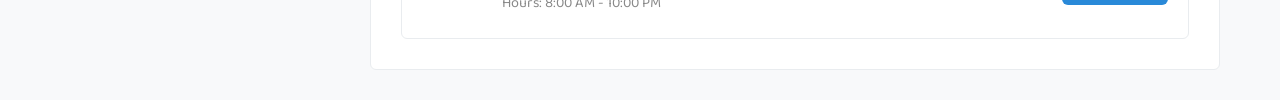
<file: users/prescriptions.html>
<!DOCTYPE html>
<html lang="en">
<head>
    <meta charset="UTF-8">
    <meta name="viewport" content="width=device-width, initial-scale=1.0">
    <title>Prescriptions - Hospital</title>
    <link rel="stylesheet" href="https://cdnjs.cloudflare.com/ajax/libs/font-awesome/6.4.0/css/all.min.css">
    <link href="https://fonts.googleapis.com/css2?family=Baloo+Bhaijaan+2:wght@400;500;600;700;800&display=swap" rel="stylesheet">
    <link rel="stylesheet" href="user-profile.css">
</head>
<body>
    <nav class="top-nav">
        <div class="nav-container">
            <a href="../home.html" class="logo">
                <img src="../assets/images/Clinic-logo.png" alt="Hospital Logo" class="logo-img">
            </a>
            <div class="nav-links">
                <a href="index.html" class="nav-link">Profile</a>
                <a href="appointments.html" class="nav-link">My Appointments</a>
                <a href="medical-records.html" class="nav-link">Medical Records</a>
                <a href="prescriptions.html" class="nav-link active">Prescriptions</a>
                <a href="health-reports.html" class="nav-link">Health Reports</a>
                <a href="../home.html" class="nav-link logout"><i class="fas fa-sign-out-alt"></i> Logout</a>
            </div>
        </div>
    </nav>

    <div class="container">
        <div class="profile-layout">
            <aside class="sidebar">
                <div class="user-card">
                    <div class="avatar">
                        <img src="../assets/images/doc1.jpg" alt="User Avatar" style="width:100%;height:100%;border-radius:50%;object-fit:cover;">
                    </div>
                    <h3 class="user-name">John Doe</h3>
                    <p class="user-rank">Premium Patient</p>
                </div>
                <div class="user-stats">
                    <div class="stat"><div class="stat-num">12</div><div class="stat-label">Appointments</div></div>
                    <div class="stat"><div class="stat-num">3</div><div class="stat-label">Doctors</div></div>
                    <div class="stat"><div class="stat-num">2</div><div class="stat-label">Years</div></div>
                </div>
                <nav class="side-menu">
                    <a href="index.html" class="menu-item"><i class="fas fa-user"></i> My Profile</a>
                    <a href="appointments.html" class="menu-item"><i class="fas fa-calendar-check"></i> Appointments <span class="badge">2</span></a>
                    <a href="medical-records.html" class="menu-item"><i class="fas fa-file-medical"></i> Medical Records</a>
                    <a href="prescriptions.html" class="menu-item active"><i class="fas fa-pills"></i> Prescriptions</a>
                    <a href="health-reports.html" class="menu-item"><i class="fas fa-chart-line"></i> Health Reports</a>
                    <div class="menu-divider"></div>
                    <a href="../home.html" class="menu-item"><i class="fas fa-home"></i> Back to Home</a>
                    <a href="../home.html" class="menu-item" style="color:#FF3B30"><i class="fas fa-sign-out-alt"></i> Logout</a>
                </nav>
            </aside>

            <main class="main-content">
                <h2 class="section-title"><i class="fas fa-pills"></i> My Prescriptions</h2>
                
                <!-- Current Prescriptions -->
                <h3 style="margin: 0 0 15px 0; color: #2989d8; font-size: 1.1rem;">Current Prescriptions</h3>
                
                <div class="prescription-card">
                    <div class="prescription-header">
                        <h4>Active Medications</h4>
                        <span class="prescription-date">Prescribed: Jan 28, 2026</span>
                    </div>
                    <div class="prescription-content">
                        <div class="medication-item">
                            <span class="med-name">Aspirin 75mg</span>
                            <span class="med-dosage">Once daily after breakfast</span>
                            <span class="med-duration">Ongoing</span>
                        </div>
                        <div class="medication-item">
                            <span class="med-name">Vitamin D3 1000 IU</span>
                            <span class="med-dosage">Once weekly</span>
                            <span class="med-duration">3 months remaining</span>
                        </div>
                        <div class="medication-item">
                            <span class="med-name">Metformin 500mg</span>
                            <span class="med-dosage">Twice daily with meals</span>
                            <span class="med-duration">Ongoing</span>
                        </div>
                    </div>
                    <div class="prescription-doctor">
                        <span>Prescribed by: Dr. Ahmed Hassan</span>
                    </div>
                    <div class="prescription-actions">
                        <button class="btn-track"><i class="fas fa-redo"></i> Request Refill</button>
                        <button class="btn-track"><i class="fas fa-phone"></i> Contact Doctor</button>
                    </div>
                </div>

                <!-- Prescription History -->
                <h3 style="margin: 30px 0 15px 0; color: #888; font-size: 0.9rem; text-transform: uppercase;">Prescription History</h3>
                
                <div class="prescription-card">
                    <div class="prescription-header">
                        <h4>Previous Medications</h4>
                        <span class="prescription-date">Jan 15, 2026</span>
                    </div>
                    <div class="prescription-content">
                        <div class="medication-item">
                            <span class="med-name">Amoxicillin 500mg</span>
                            <span class="med-dosage">Three times daily</span>
                            <span class="med-duration">7 days (Completed)</span>
                        </div>
                        <div class="medication-item">
                            <span class="med-name">Paracetamol 500mg</span>
                            <span class="med-dosage">As needed for fever</span>
                            <span class="med-duration">5 days (Completed)</span>
                        </div>
                    </div>
                    <div class="prescription-doctor">
                        <span>Prescribed by: Dr. Sarah Khan</span>
                    </div>
                    <div class="prescription-actions">
                        <button class="btn-track"><i class="fas fa-eye"></i> View Details</button>
                        <button class="btn-track"><i class="fas fa-download"></i> Download</button>
                    </div>
                </div>

                <div class="prescription-card">
                    <div class="prescription-header">
                        <h4>Chronic Condition Management</h4>
                        <span class="prescription-date">Dec 20, 2025</span>
                    </div>
                    <div class="prescription-content">
                        <div class="medication-item">
                            <span class="med-name">Lisinopril 10mg</span>
                            <span class="med-dosage">Once daily in morning</span>
                            <span class="med-duration">6 months (Completed)</span>
                        </div>
                        <div class="medication-item">
                            <span class="med-name">Atorvastatin 20mg</span>
                            <span class="med-dosage">Once daily at bedtime</span>
                            <span class="med-duration">6 months (Completed)</span>
                        </div>
                    </div>
                    <div class="prescription-doctor">
                        <span>Prescribed by: Dr. Ahmed Hassan</span>
                    </div>
                    <div class="prescription-actions">
                        <button class="btn-track"><i class="fas fa-eye"></i> View Details</button>
                        <button class="btn-track"><i class="fas fa-redo"></i> Renew Prescription</button>
                    </div>
                </div>

                <!-- Pharmacy Information -->
                <h3 style="margin: 30px 0 15px 0; color: #2989d8; font-size: 1.1rem;">Preferred Pharmacy</h3>
                
                <div class="pharmacy-card">
                    <div class="pharmacy-info">
                        <div class="pharmacy-icon">
                            <i class="fas fa-store"></i>
                        </div>
                        <div class="pharmacy-details">
                            <h4>City Pharmacy</h4>
                            <p>123 Health Street, Medical District</p>
                            <p>Phone: +92 21 9876 5432</p>
                            <p>Hours: 8:00 AM - 10:00 PM</p>
                        </div>
                        <div class="pharmacy-actions">
                            <button class="btn-track"><i class="fas fa-phone"></i> Call</button>
                            <button class="btn-track"><i class="fas fa-map-marker-alt"></i> Directions</button>
                        </div>
                    </div>
                </div>
            </main>
        </div>
    </div>

    <script src="user-profile.js"></script>
</body>
</html>
</file>
<file: users/user-profile.css>
/* Clean Medical Profile Design for MediCare Clinic */
* {
    margin: 0;
    padding: 0;
    box-sizing: border-box;
    font-family: 'Baloo Bhaijaan 2', sans-serif;
}

body {
    background: #f8f9fa;
    color: #333;
    min-height: 100vh;
    line-height: 1.6;
}

/* Top Navigation */
.top-nav {
    background: #fff;
    border-bottom: 1px solid #e9ecef;
    padding: 15px 0;
    position: sticky;
    top: 0;
    z-index: 100;
    
}

.nav-container {
    max-width: 1200px;
    margin: 0 auto;
    padding: 0 20px;
    display: flex;
    justify-content: space-between;
    align-items: center;
}

.logo {
    display: flex;
    align-items: center;
    gap: 10px;
    text-decoration: none;
    color: #333;
}

.logo-img {
    height: 40px;
    width: auto;
}

.logo i {
    font-size: 1.5rem;
    color: #2989d8;
}

.logo span {
    font-size: 1.2rem;
    font-weight: 700;
    color: #2989d8;
}

.nav-links {
    display: flex;
    gap: 8px;
}

.nav-link {
    color: #666;
    text-decoration: none;
    padding: 10px 16px;
    border-radius: 8px;
    font-size: .9rem;
    font-weight: 500;
    
}

.nav-link:hover {
    color: #2989d8;
    background: #f0f7ff;
}

.nav-link.active {
    background: #2989d8;
    color: #fff;
}

.nav-link.logout {
    color: #dc3545;
}

.nav-link.logout:hover {
    background: #fff5f5;
}

/* Container */
.container {
    max-width: 1200px;
    margin: 0 auto;
    padding: 30px 20px;
}

/* Profile Layout */
.profile-layout {
    display: grid;
    grid-template-columns: 280px 1fr;
    gap: 30px;
}
/* Sidebar */
.sidebar {
    background: #fff;
    border-radius: 6px;
    border: 1px solid #e9ecef;
    overflow: hidden;
    height: fit-content;
    position: sticky;
    top: 100px;
    
}

.user-card {
    text-align: center;
    padding: 30px 20px;
    border-bottom: 1px solid #e9ecef;
    background: linear-gradient(135deg, #f8f9fa, #fff);
}

.avatar {
    width: 90px;
    height: 90px;
    background: linear-gradient(135deg, #2989d8, #4CAF50);
    border-radius: 50%;
    display: flex;
    align-items: center;
    justify-content: center;
    font-size: 2rem;
    font-weight: 700;
    margin: 0 auto 15px;
    overflow: hidden;
    border: 3px solid #fff;
}

.user-name {
    font-size: 1.3rem;
    font-weight: 600;
    margin-bottom: 5px;
    color: #333;
}

.user-rank {
    color: #2989d8;
    font-size: .9rem;
    font-weight: 600;
    background: #f0f7ff;
    padding: 4px 12px;
    border-radius: 12px;
    display: inline-block;
}

.user-stats {
    display: grid;
    grid-template-columns: repeat(3, 1fr);
    padding: 20px 15px;
    gap: 15px;
    border-bottom: 1px solid #e9ecef;
    background: #fafbfc;
}

.stat {
    text-align: center;
}

.stat-num {
    font-size: 1.4rem;
    font-weight: 700;
    color: #2989d8;
    display: block;
}

.stat-label {
    font-size: .75rem;
    color: #666;
    text-
    font-weight: 500;
    margin-top: 2px;
}

/* Side Menu */
.side-menu {
    padding: 15px;
}

.menu-item {
    display: flex;
    align-items: center;
    gap: 12px;
    padding: 12px 15px;
    color: #666;
    text-decoration: none;
    border-radius: 8px;
    font-size: .9rem;
    margin-bottom: 6px;
    
    cursor: pointer;
    font-weight: 500;
}

.menu-item:hover {
    background: #f0f7ff;
    color: #2989d8;
}

.menu-item.active {
    background: #2989d8;
    color: #fff;
    
}

.menu-item i {
    width: 18px;
    text-align: center;
}

.menu-item .badge {
    margin-left: auto;
    background: #2989d8;
    color: #fff;
    padding: 3px 8px;
    border-radius: 6px;
    font-size: .7rem;
    font-weight: 600;
}

.menu-divider {
    height: 1px;
    background: #e9ecef;
    margin: 15px 0;
}

/* Main Content */
.main-content {
    background: #fff;
    border-radius: 6px;
    border: 1px solid #e9ecef;
    padding: 30px;
    
}

.section-title {
    font-size: 1.4rem;
    font-weight: 600;
    margin-bottom: 25px;
    display: flex;
    align-items: center;
    gap: 12px;
    color: #333;
    padding-bottom: 15px;
    border-bottom: 1px solid #e9ecef;
}

.section-title i {
    color: #2989d8;
    font-size: 1.2rem;
}

/* Tab Content */
.tab-content {
    display: none;
}

.tab-content.active {
    display: block;
}

/* Form Styles */
.form-grid {
    display: grid;
    grid-template-columns: 1fr 1fr;
    gap: 20px;
}

.form-group {
    margin-bottom: 20px;
}

.form-group.full {
    grid-column: 1 / -1;
}

.form-label {
    display: flex;
    justify-content: space-between;
    color: #2989d8;
    font-size: .8rem;
    text-
    margin-bottom: 8px;
    font-weight: 600;
    letter-spacing: 0.5px;
}

.edit-icon {
    color: #999;
    cursor: pointer;
    font-size: .8rem;
    
}

.edit-icon:hover {
    color: #2989d8;
}

.form-value {
    background: #f8f9fa;
    border: 1px solid #e9ecef;
    border-radius: 8px;
    padding: 12px 15px;
    color: #333;
    font-size: .95rem;
    border: 2px solid transparent;
    
}

.form-value:hover {
    border-color: #e9ecef;
}

.form-input {
    width: 100%;
    background: #fff;
    border: 2px solid #e9ecef;
    border-radius: 8px;
    padding: 12px 15px;
    color: #333;
    font-size: .95rem;
    
}

.form-input:focus {
    border-color: #2989d8;
    outline: none;
    
}

.edit-form {
    display: none;
    margin-top: 10px;
}

.edit-form.show {
    display: block;
}

.btn-row {
    display: flex;
    gap: 10px;
    margin-top: 12px;
}

.btn {
    padding: 10px 20px;
    border: none;
    border-radius: 8px;
    font-size: .9rem;
    font-weight: 600;
    cursor: pointer;
    
}

.btn-primary {
    background: #2989d8;
    color: #fff;
}

.btn-primary:hover {
    background: #1976d2;
    
}

.btn-secondary {
    background: #f8f9fa;
    color: #666;
    border: 1px solid #e9ecef;
}

.btn-secondary:hover {
    background: #e9ecef;
}

/* Appointment Cards */
.appointment-card {
    background: #fff;
    border: 1px solid #e9ecef;
    border-radius: 6px;
    padding: 20px;
    margin-bottom: 15px;
    
    
}

.appointment-card:hover {
    
    
}

.appointment-header {
    display: flex;
    justify-content: space-between;
    align-items: center;
    margin-bottom: 15px;
}

.appointment-num {
    color: #2989d8;
    font-weight: 600;
    font-size: 1rem;
}

.appointment-status {
    padding: 6px 12px;
    border-radius: 12px;
    font-size: .8rem;
    font-weight: 600;
}

.status-pending {
    background: #fff3cd;
    color: #856404;
    border: 1px solid #ffeaa7;
}

.status-confirmed, .status-processing {
    background: #d1ecf1;
    color: #0c5460;
    border: 1px solid #bee5eb;
}

.status-shipped {
    background: #e2e3ff;
    color: #5a67d8;
    border: 1px solid #c3dafe;
}

.status-delivered {
    background: #d4edda;
    color: #155724;
    border: 1px solid #c3e6cb;
}

.status-cancelled {
    background: #f8d7da;
    color: #721c24;
    border: 1px solid #f5c6cb;
}

.appointment-info {
    display: grid;
    grid-template-columns: 1fr;
    gap: 8px;
    font-size: .9rem;
    color: #666;
}

.appointment-info span {
    display: flex;
    align-items: center;
    gap: 8px;
}

.appointment-info span i {
    color: #2989d8;
    width: 16px;
}

.appointment-actions {
    margin-top: 15px;
    padding-top: 15px;
    border-top: 1px solid #e9ecef;
    display: flex;
    gap: 10px;
}

.btn-track {
    background: #2989d8;
    color: #fff;
    padding: 8px 16px;
    border: none;
    border-radius: 6px;
    font-size: .85rem;
    text-decoration: none;
    cursor: pointer;
    font-weight: 500;
}

.btn-track:hover {
    background: #1976d2;
}

/* Medical Cards */
.medical-grid {
    display: grid;
    grid-template-columns: repeat(auto-fit, minmax(300px, 1fr));
    gap: 20px;
}

.medical-card {
    background: #fff;
    border: 1px solid #e9ecef;
    border-radius: 6px;
    padding: 20px;
    
    
    cursor: pointer;
}

.medical-card:hover {
    
    
}

.medical-header {
    display: flex;
    align-items: center;
    gap: 12px;
    margin-bottom: 15px;
}

.medical-header i {
    color: #4CAF50;
    font-size: 1.3rem;
}

.medical-header h4 {
    color: #333;
    font-size: 1.1rem;
    font-weight: 600;
}

.vital-item {
    display: flex;
    justify-content: space-between;
    padding: 10px 0;
    border-bottom: 1px solid #f8f9fa;
}

.vital-item:last-child {
    border-bottom: none;
}

.vital-label {
    color: #666;
    font-size: .9rem;
}

.vital-value {
    color: #2989d8;
    font-weight: 600;
    font-size: .9rem;
}

.allergy-tags {
    display: flex;
    flex-wrap: wrap;
    gap: 10px;
}

.allergy-tag {
    background: linear-gradient(135deg, #4CAF50, #66BB6A);
    color: white;
    padding: 6px 12px;
    border-radius: 12px;
    font-size: .8rem;
    font-weight: 500;
    cursor: pointer;
}

/* Prescription Cards */
.prescription-card {
    background: #fff;
    border: 1px solid #e9ecef;
    border-radius: 6px;
    padding: 20px;
    margin-bottom: 20px;
    
    
    cursor: pointer;
}

.prescription-card:hover {
    
    
}

.prescription-header {
    display: flex;
    justify-content: space-between;
    align-items: center;
    margin-bottom: 15px;
    padding-bottom: 12px;
    border-bottom: 1px solid #f8f9fa;
}

.prescription-header h4 {
    color: #333;
    font-size: 1.1rem;
    font-weight: 600;
}

.prescription-date {
    color: #4CAF50;
    font-size: .85rem;
    font-weight: 600;
    background: #f0fff4;
    padding: 4px 8px;
    border-radius: 6px;
}

.medication-item {
    display: grid;
    grid-template-columns: 2fr 2fr 1fr;
    gap: 15px;
    padding: 12px 0;
    border-bottom: 1px solid #f8f9fa;
    align-items: center;
}

.medication-item:last-child {
    border-bottom: none;
}

.med-name {
    font-weight: 600;
    color: #333;
    font-size: .9rem;
}

.med-dosage {
    color: #666;
    font-size: .85rem;
}

.med-duration {
    color: #4CAF50;
    font-size: .85rem;
    font-weight: 500;
    background: #f0fff4;
    padding: 2px 8px;
    border-radius: 6px;
    text-align: center;
}

.prescription-doctor {
    margin-top: 15px;
    padding-top: 15px;
    border-top: 1px solid #f8f9fa;
    color: #666;
    font-size: .85rem;
    font-style: italic;
}

/* Report Cards */
.report-card {
    background: #fff;
    border: 1px solid #e9ecef;
    border-radius: 6px;
    padding: 20px;
    margin-bottom: 20px;
    display: grid;
    grid-template-columns: auto 1fr auto;
    gap: 20px;
    align-items: center;
    
    
    cursor: pointer;
}

.report-card:hover {
    
    
}

.report-icon {
    width: 55px;
    height: 55px;
    border-radius: 6px;
    background: linear-gradient(135deg, #2989d8, #4CAF50);
    display: flex;
    align-items: center;
    justify-content: center;
    color: white;
    font-size: 1.4rem;
}

.report-info h4 {
    color: #333;
    font-size: 1.1rem;
    margin-bottom: 8px;
    font-weight: 600;
}

.report-info .doctor {
    color: #2989d8;
    font-size: .9rem;
    font-weight: 500;
    margin-bottom: 5px;
}

.report-info .date {
    color: #666;
    font-size: .85rem;
    margin-bottom: 8px;
}

.report-info .description {
    color: #888;
    font-size: .8rem;
    line-height: 1.4;
}

.report-actions {
    display: flex;
    flex-direction: column;
    gap: 8px;
}

/* Empty State */
.empty-state {
    text-align: center;
    padding: 40px;
    color: #666;
}

.empty-state i {
    font-size: 2.5rem;
    color: #333;
    margin-bottom: 15px;
    display: block;
}

/* Alert */
.alert {
    padding: 12px 15px;
    border-radius: 8px;
    margin-bottom: 15px;
    font-size: .85rem;
}

.alert-success {
    background: rgba(76, 175, 80, .1);
    color: #4CAF50;
    border: 1px solid rgba(76, 175, 80, .2);
}

.alert-error {
    background: rgba(255, 59, 48, .1);
    color: #FF3B30;
    border: 1px solid rgba(255, 59, 48, .2);
}

/* Responsive Design */
@media(max-width: 900px) {
    .profile-layout {
        grid-template-columns: 1fr;
    }
    
    .sidebar {
        position: static;
    }
    
    .nav-links {
        display: none;
    }
}

@media(max-width: 768px) {
    .container {
        padding: 20px 15px;
    }
    
    .main-content {
        padding: 20px;
    }
    
    .user-card {
        padding: 20px 15px;
    }
    
    .avatar {
        width: 70px;
        height: 70px;
        font-size: 1.7rem;
    }
    
    .user-name {
        font-size: 1rem;
    }
    
    .user-stats {
        padding: 12px;
    }
    
    .stat-num {
        font-size: .9rem;
    }
    
    .stat-label {
        font-size: .6rem;
    }
    
    .menu-item {
        padding: 10px 12px;
        font-size: .8rem;
    }
    
    .form-grid {
        grid-template-columns: 1fr;
    }
    
    .appointment-info {
        grid-template-columns: 1fr;
        gap: 6px;
    }
}

@media(max-width: 576px) {
    .container {
        padding: 15px 10px;
    }
    
    .main-content {
        padding: 15px;
        border-radius: 6px;
    }
    
    .sidebar {
        border-radius: 6px;
    }
    
    .user-card {
        padding: 15px 12px;
    }
    
    .avatar {
        width: 60px;
        height: 60px;
        font-size: 1.5rem;
    }
    
    .user-name {
        font-size: .95rem;
    }
    
    .user-rank {
        font-size: .75rem;
    }
    
    .user-stats {
        padding: 10px;
        gap: 8px;
    }
    
    .stat-num {
        font-size: .85rem;
    }
    
    .stat-label {
        font-size: .55rem;
    }
    
    .side-menu {
        padding: 8px;
    }
    
    .menu-item {
        padding: 10px;
        font-size: .8rem;
        gap: 10px;
    }
    
    .section-title {
        font-size: .9rem;
        margin-bottom: 15px;
    }
    
    .form-label {
        font-size: .65rem;
    }
    
    .form-value, .form-input {
        padding: 8px 10px;
        font-size: .85rem;
    }
    
    .appointment-card {
        padding: 12px;
        border-radius: 10px;
    }
    
    .appointment-num {
        font-size: .85rem;
    }
    
    .appointment-status {
        font-size: .65rem;
        padding: 3px 10px;
    }
    
    .appointment-info {
        font-size: .75rem;
    }
    
    .btn-track {
        font-size: .7rem;
        padding: 5px 12px;
    }
    
    .empty-state {
        padding: 30px;
    }
    
    .empty-state i {
        font-size: 2rem;
    }
    
    .nav-container {
        padding: 0 12px;
    }
    
    .logo span {
        font-size: 1rem;
    }
    
    .logo i {
        font-size: 1.2rem;
    }
}

@media(max-width: 400px) {
    .container {
        padding: 12px 8px;
    }
    
    .main-content {
        padding: 12px;
    }
    
    .user-card {
        padding: 12px 10px;
    }
    
    .avatar {
        width: 55px;
        height: 55px;
        font-size: 1.3rem;
    }
    
    .user-name {
        font-size: .9rem;
    }
    
    .user-stats {
        padding: 8px;
    }
    
    .stat-num {
        font-size: .8rem;
    }
    
    .menu-item {
        padding: 8px;
        font-size: .75rem;
    }
    
    .section-title {
        font-size: .85rem;
    }
    
    .form-label {
        font-size: .6rem;
    }
    
    .form-value, .form-input {
        padding: 7px 8px;
        font-size: .8rem;
        border-radius: 6px;
    }
    
    .appointment-card {
        padding: 10px;
    }
    
    .appointment-num {
        font-size: .8rem;
    }
    
    .appointment-info {
        font-size: .7rem;
    }
    
    .btn {
        padding: 6px 12px;
        font-size: .75rem;
    }
    
    .alert {
        padding: 10px 12px;
        font-size: .8rem;
    }
}

@media(max-width: 320px) {
    .container {
        padding: 10px 6px;
    }
    
    .main-content {
        padding: 10px;
    }
    
    .sidebar {
        border-radius: 10px;
    }
    
    .user-card {
        padding: 10px 8px;
    }
    
    .avatar {
        width: 50px;
        height: 50px;
        font-size: 1.2rem;
    }
    
    .user-name {
        font-size: .85rem;
    }
    
    .user-rank {
        font-size: .7rem;
    }
    
    .user-stats {
        padding: 6px;
    }
    
    .stat-num {
        font-size: .75rem;
    }
    
    .stat-label {
        font-size: .5rem;
    }
    
    .menu-item {
        padding: 7px;
        font-size: .7rem;
    }
    
    .section-title {
        font-size: .8rem;
    }
    
    .form-label {
        font-size: .55rem;
    }
    
    .form-value, .form-input {
        padding: 6px;
        font-size: .75rem;
    }
    
    .appointment-card {
        padding: 8px;
    }
    
    .appointment-num {
        font-size: .75rem;
    }
    
    .appointment-status {
        font-size: .6rem;
    }
    
    .appointment-info {
        font-size: .65rem;
    }
    
    .btn-track {
        font-size: .65rem;
        padding: 4px 10px;
    }
    
    .empty-state {
        padding: 25px;
    }
    
    .empty-state i {
        font-size: 1.8rem;
    }
    
    .logo span {
        font-size: .9rem;
    }
    
    .logo i {
        font-size: 1.1rem;
    }
}
/* Interactive Elements */
.medical-card {
    cursor: pointer;
    
}

.medical-card:hover {
    
    
    border-color: #2989d8;
}

.prescription-card {
    cursor: pointer;
    
}

.prescription-card:hover {
    
    
    border-left-color: #2989d8;
}

.report-card {
    cursor: pointer;
    
}

.report-card:hover {
    
    
}

.allergy-tag {
    cursor: pointer;
    
    position: relative;
}

.allergy-tag:hover {
    
    
}

.allergy-tag::after {
    content: '✏️';
    position: absolute;
    top: -5px;
    right: -5px;
    font-size: 0.7rem;
    opacity: 0;
    
}

.allergy-tag:hover::after {
    opacity: 1;
}

/* Appointment Cards Interactive */
.appointment-card {
    
}

.appointment-card:hover {
    
    
}

/* Button Hover Effects */
.btn-track:hover {
    
    
}

/* Medical Card Headers */
.medical-header {
    position: relative;
}

.medical-card:hover .medical-header::after {
    content: 'Click for details';
    position: absolute;
    right: 0;
    top: 50%;
    
    font-size: 0.7rem;
    color: #2989d8;
    opacity: 0.8;
}

/* Prescription Card Headers */
.prescription-header {
    position: relative;
}

.prescription-card:hover .prescription-header::after {
    content: 'Click to manage';
    position: absolute;
    right: 0;
    top: 50%;
    
    font-size: 0.7rem;
    color: #4CAF50;
    opacity: 0.8;
}

/* Report Card Info */
.report-info {
    position: relative;
}

.report-card:hover .report-info::after {
    content: 'Click to view';
    position: absolute;
    right: 0;
    bottom: 0;
    font-size: 0.7rem;
    color: #2989d8;
    opacity: 0.8;
}

/* Responsive adjustments for interactive elements */
@media (max-width: 768px) {
    .medical-card:hover .medical-header::after,
    .prescription-card:hover .prescription-header::after,
    .report-card:hover .report-info::after {
        display: none;
    }
    
    .allergy-tag::after {
        opacity: 1;
    }
}
/* Prescriptions Page Styles */
.prescription-actions {
    margin-top: 15px;
    padding-top: 15px;
    border-top: 1px solid #f8f9fa;
    display: flex;
    gap: 10px;
    flex-wrap: wrap;
}

.pharmacy-card {
    background: #fff;
    border: 1px solid #e9ecef;
    border-radius: 6px;
    padding: 20px;
}

.pharmacy-info {
    display: grid;
    grid-template-columns: auto 1fr auto;
    gap: 20px;
    align-items: center;
}

.pharmacy-icon {
    width: 60px;
    height: 60px;
    background: linear-gradient(135deg, #4CAF50, #66BB6A);
    border-radius: 50%;
    display: flex;
    align-items: center;
    justify-content: center;
    color: white;
    font-size: 1.5rem;
}

.pharmacy-details h4 {
    margin: 0 0 8px 0;
    color: #fff;
    font-size: 1.1rem;
}

.pharmacy-details p {
    margin: 3px 0;
    color: #888;
    font-size: 0.9rem;
}

.pharmacy-actions {
    display: flex;
    flex-direction: column;
    gap: 8px;
}

/* Health Reports Page Styles */
.health-dashboard {
    display: grid;
    grid-template-columns: repeat(auto-fit, minmax(250px, 1fr));
    gap: 20px;
    margin-bottom: 30px;
}

.dashboard-card {
    background: #fff;
    border: 1px solid #e9ecef;
    border-radius: 6px;
    padding: 20px;
    display: grid;
    grid-template-columns: auto 1fr auto;
    gap: 15px;
    align-items: center;
}

.dashboard-icon {
    width: 50px;
    height: 50px;
    background: linear-gradient(135deg, #2989d8, #4CAF50);
    border-radius: 50%;
    display: flex;
    align-items: center;
    justify-content: center;
    color: white;
    font-size: 1.3rem;
}

.dashboard-info h4 {
    margin: 0 0 5px 0;
    color: #888;
    font-size: 0.9rem;
    text-
    letter-spacing: 0.5px;
}

.health-score {
    font-size: 1.8rem;
    font-weight: 700;
    color: #fff;
    margin-bottom: 3px;
}

.score-status {
    font-size: 0.8rem;
    font-weight: 600;
    text-
    letter-spacing: 0.5px;
}

.score-status.good {
    color: #4CAF50;
}

.score-status.warning {
    color: #ff9800;
}

.score-status.danger {
    color: #f44336;
}

.dashboard-trend {
    text-align: center;
    color: #4CAF50;
    font-size: 0.8rem;
    font-weight: 600;
}

.dashboard-trend i {
    display: block;
    font-size: 1.2rem;
    margin-bottom: 3px;
}

.test-results {
    display: flex;
    flex-wrap: wrap;
    gap: 8px;
    margin-top: 10px;
}

.result-item {
    padding: 3px 8px;
    border-radius: 6px;
    font-size: 0.75rem;
    font-weight: 600;
    text-
    letter-spacing: 0.3px;
}

.result-item.normal {
    background: rgba(76, 175, 80, 0.15);
    color: #4CAF50;
}

.result-item.good {
    background: rgba(76, 175, 80, 0.15);
    color: #4CAF50;
}

.result-item.warning {
    background: rgba(255, 152, 0, 0.15);
    color: #ff9800;
}

.result-item.danger {
    background: rgba(244, 67, 54, 0.15);
    color: #f44336;
}

/* Health Trends */
.trends-grid {
    display: grid;
    grid-template-columns: repeat(auto-fit, minmax(300px, 1fr));
    gap: 20px;
    margin-bottom: 30px;
}

.trend-card {
    background: #fff;
    border: 1px solid #e9ecef;
    border-radius: 6px;
    padding: 20px;
}

.trend-header {
    display: flex;
    align-items: center;
    gap: 10px;
    margin-bottom: 15px;
}

.trend-header i {
    color: #2989d8;
    font-size: 1.2rem;
}

.trend-header h4 {
    margin: 0;
    color: #fff;
    font-size: 1rem;
}

.trend-chart {
    margin: 20px 0;
}

.chart-placeholder {
    height: 80px;
    background: #f8f9fa;
    border-radius: 8px;
    position: relative;
    overflow: hidden;
}

.chart-line {
    position: absolute;
    top: 50%;
    left: 0;
    right: 0;
    height: 2px;
    background: linear-gradient(90deg, #2989d8, #4CAF50);
    
}

.chart-points {
    position: absolute;
    top: 0;
    left: 0;
    right: 0;
    bottom: 0;
    display: flex;
    align-items: center;
    justify-content: space-between;
    padding: 0 10px;
}

.point {
    background: #2989d8;
    color: white;
    padding: 3px 6px;
    border-radius: 4px;
    font-size: 0.7rem;
    font-weight: 600;
    position: relative;
}

.trend-summary {
    display: flex;
    justify-content: space-between;
    align-items: center;
}

.trend-status {
    font-size: 0.8rem;
    font-weight: 600;
    padding: 4px 8px;
    border-radius: 6px;
}

.trend-status.improving {
    background: rgba(76, 175, 80, 0.15);
    color: #4CAF50;
}

.trend-status.stable {
    background: rgba(41, 137, 216, 0.15);
    color: #2989d8;
}

.trend-status.declining {
    background: rgba(255, 152, 0, 0.15);
    color: #ff9800;
}

.trend-change {
    font-size: 0.8rem;
    color: #888;
}

/* Health Goals */
.goals-container {
    display: flex;
    flex-direction: column;
    gap: 15px;
    margin-bottom: 30px;
}

.goal-card {
    background: #fff;
    border: 1px solid #e9ecef;
    border-radius: 6px;
    padding: 20px;
    display: grid;
    grid-template-columns: auto 1fr auto;
    gap: 15px;
    align-items: center;
}

.goal-icon {
    width: 50px;
    height: 50px;
    background: linear-gradient(135deg, #2989d8, #4CAF50);
    border-radius: 50%;
    display: flex;
    align-items: center;
    justify-content: center;
    color: white;
    font-size: 1.2rem;
}

.goal-info h4 {
    margin: 0 0 5px 0;
    color: #fff;
    font-size: 1rem;
}

.goal-info p {
    margin: 0 0 10px 0;
    color: #888;
    font-size: 0.9rem;
}

.goal-progress {
    display: flex;
    align-items: center;
    gap: 10px;
}

.progress-bar {
    flex: 1;
    height: 6px;
    background: #222;
    border-radius: 3px;
    overflow: hidden;
}

.progress-fill {
    height: 100%;
    background: linear-gradient(90deg, #2989d8, #4CAF50);
    border-radius: 3px;
    
}

.progress-text {
    font-size: 0.8rem;
    color: #4CAF50;
    font-weight: 600;
    min-width: 80px;
}

.goal-status {
    width: 40px;
    height: 40px;
    border-radius: 50%;
    display: flex;
    align-items: center;
    justify-content: center;
    font-size: 1.1rem;
}

.goal-status.achieved {
    background: rgba(76, 175, 80, 0.15);
    color: #4CAF50;
}

.goal-status.in-progress {
    background: rgba(255, 152, 0, 0.15);
    color: #ff9800;
}

/* Doctor Recommendations */
.recommendations-card {
    background: #fff;
    border: 1px solid #e9ecef;
    border-radius: 6px;
    padding: 20px;
}

.recommendations-header {
    display: flex;
    align-items: center;
    gap: 10px;
    margin-bottom: 20px;
    padding-bottom: 15px;
    border-bottom: 1px solid #f8f9fa;
}

.recommendations-header i {
    color: #2989d8;
    font-size: 1.3rem;
}

.recommendations-header h4 {
    margin: 0;
    color: #fff;
    font-size: 1.1rem;
}

.recommendations-list {
    display: flex;
    flex-direction: column;
    gap: 20px;
}

.recommendation-item {
    display: grid;
    grid-template-columns: auto 1fr;
    gap: 15px;
    padding: 15px;
    background: #f8f9fa;
    border-radius: 8px;
    border-left: 4px solid #4CAF50;
}

.rec-icon {
    width: 40px;
    height: 40px;
    background: linear-gradient(135deg, #4CAF50, #66BB6A);
    border-radius: 50%;
    display: flex;
    align-items: center;
    justify-content: center;
    color: white;
    font-size: 1rem;
}

.rec-content h5 {
    margin: 0 0 8px 0;
    color: #fff;
    font-size: 1rem;
}

.rec-content p {
    margin: 0 0 8px 0;
    color: #ccc;
    font-size: 0.9rem;
    line-height: 1.4;
}

.rec-doctor {
    font-size: 0.8rem;
    color: #2989d8;
    font-style: italic;
}

/* Responsive Design for New Components */
@media (max-width: 768px) {
    .health-dashboard {
        grid-template-columns: 1fr;
        gap: 15px;
    }
    
    .dashboard-card {
        grid-template-columns: auto 1fr;
        grid-template-rows: auto auto;
    }
    
    .dashboard-trend {
        grid-column: 2;
        grid-row: 1;
        justify-self: end;
        align-self: start;
    }
    
    .dashboard-info {
        grid-column: 1 / -1;
        grid-row: 2;
    }
    
    .trends-grid {
        grid-template-columns: 1fr;
        gap: 15px;
    }
    
    .pharmacy-info {
        grid-template-columns: 1fr;
        text-align: center;
        gap: 15px;
    }
    
    .pharmacy-actions {
        flex-direction: row;
        justify-content: center;
    }
    
    .goal-card {
        grid-template-columns: auto 1fr;
        grid-template-rows: auto auto;
    }
    
    .goal-status {
        grid-column: 2;
        grid-row: 1;
        justify-self: end;
        align-self: start;
    }
    
    .goal-info {
        grid-column: 1 / -1;
        grid-row: 2;
    }
    
    .recommendation-item {
        grid-template-columns: 1fr;
        text-align: center;
    }
}

/* Responsive Design */
@media (max-width: 768px) {
    .profile-layout {
        grid-template-columns: 1fr;
        gap: 20px;
    }
    
    .sidebar {
        position: relative;
        top: 0;
    }
    
    .form-grid {
        grid-template-columns: 1fr;
    }
    
    .nav-links {
        flex-wrap: wrap;
        gap: 5px;
    }
    
    .nav-link {
        font-size: .8rem;
        padding: 6px 10px;
    }
    
    .container {
        padding: 20px 15px;
    }
    
    .main-content {
        padding: 20px;
    }
    
    .appointment-info {
        grid-template-columns: 1fr;
        gap: 5px;
    }
    
    .medical-grid {
        grid-template-columns: 1fr;
    }
    
    .user-stats {
        grid-template-columns: repeat(3, 1fr);
        gap: 8px;
    }
}

/* Simple Clean Styling - No Extra Effects */
</file>
<file: navbar.css>
/* Header Styles - Completely Transparent Initially */
.header {
    background: none !important;
    backdrop-filter: none !important;
    border-bottom: none !important;
    box-shadow: none !important;
    position: fixed !important;
    width: 100% !important;
    top: 0 !important;
    left: 0 !important;
    z-index: 500 !important;
    margin: 0 !important;
    padding: 0 !important;
    transition: all 0.3s ease !important;
}

/* Blue-Green Gradient Theme Colors */
:root {
    --hover-transition: all 0.3s cubic-bezier(0.25, 0.46, 0.45, 0.94);
    --primary-gradient: linear-gradient(135deg, #3b82f6, #06b6d4, #10b981);
    --blue-green-gradient: linear-gradient(135deg, #3b82f6, #06b6d4, #10b981);
    --button-gradient: linear-gradient(135deg, #3b82f6, #06b6d4);
    --accent-blue: #3b82f6;
    --accent-cyan: #06b6d4;
    --accent-green: #10b981;
    --primary-blue: #3b82f6;
    --primary-green: #10b981;
}

/* Header with background only on scroll */
.header.scrolled {
    background: #000000 !important;
    backdrop-filter: blur(20px) !important;
    box-shadow: 0 8px 32px rgba(0,0,0,0.15) !important;
    border-bottom: 1px solid rgba(255, 255, 255, 0.2) !important;
}

/* Top Bar - Black Background for Social Links */
.header .top-bar {
    background: #000000 !important;
    color: white !important;
    padding: 6px 0 !important;
    font-size: 0.8rem !important;
    margin: 0 !important;
    width: 100% !important;
    border-bottom: none !important;
}

.header .top-container {
    max-width: 100% !important;
    margin: 0 !important;
    padding: 0 40px !important;
    display: flex !important;
    justify-content: space-between !important;
    align-items: center !important;
    width: 100% !important;
}

.header .contact-info {
    display: flex !important;
    align-items: center !important;
    gap: 2rem !important;
}

.header .contact-info span {
    display: inline-flex !important;
    align-items: center !important;
    gap: 0.4rem !important;
    white-space: nowrap !important;
}

.header .contact-info i {
    font-size: 0.7rem !important;
}

.header .social-links-top {
    display: flex !important;
    gap: 0.6rem !important;
}

.header .social-links-top a {
    color: white !important;
    font-size: 0.8rem !important;
    transition: color 0.3s ease !important;
    width: 24px !important;
    height: 24px !important;
    display: flex !important;
    align-items: center !important;
    justify-content: center !important;
    border-radius: 50% !important;
    background: rgba(255, 255, 255, 0.2) !important;
    text-decoration: none !important;
}

/* Main Navigation - Completely Transparent */
.header .navbar {
    padding: 1rem 0 !important;
    background: none !important;
    backdrop-filter: none !important;
    margin: 0 !important;
    width: 100% !important;
    position: relative !important;
    transition: all 0.3s ease !important;
}

/* Navbar with stronger background on scroll */
.header.scrolled .navbar {
    background: linear-gradient(90deg, #1e5799, #2989d8, #4CAF50) !important;
}

.nav-container {
    max-width: 100%;
    margin: 0;
    padding: 0 40px;
    display: flex;
    justify-content: space-between;
    align-items: center;
    width: 100%;
}

.hamburger {
    display: none;
    flex-direction: column;
    cursor: pointer;
    padding: 5px;
}

.header .logo {
    display: flex !important;
    align-items: center !important;
    font-size: 1.5rem !important;
    font-weight: bold !important;
    color: white !important;
    text-shadow: 2px 2px 4px rgba(0,0,0,0.3) !important;
    transition: all 0.3s ease !important;
}

/* Logo color when scrolled */
.header.scrolled .logo {
    color: white !important;
    text-shadow: none !important;
}

.header .logo .logo-img {
    height: 50px !important;
    width: auto !important;
    margin-right: 10px !important;
    object-fit: contain !important;
}

.header .logo i {
    margin-right: 10px !important;
    font-size: 2rem !important;
}

.nav-menu {
    display: flex;
    list-style: none;
    gap: 2rem;
    position: absolute;
    left: 50%;
    transform: translateX(-50%);
}

.nav-menu a {
    text-decoration: none;
    color: white !important;
    font-weight: 600 !important;
    text-shadow: 1px 1px 2px rgba(0,0,0,0.3) !important;
    transition: all 0.3s ease !important;
}

/* Navigation links when scrolled */
.header.scrolled .nav-menu a {
    color: white !important;
    text-shadow: none !important;
}

.header .profile-icon {
    position: relative !important;
    cursor: pointer !important;
    display: block !important;
}

.header .profile-icon > i {
    font-size: 2rem !important;
    color: white !important;
    text-shadow: 2px 2px 4px rgba(0,0,0,0.3) !important;
    transition: all 0.3s ease !important;
    display: block !important;
}

.header .profile-icon:hover > i {
    color: var(--primary-blue) !important;
    text-shadow: none !important;
}

/* Profile icon when scrolled */
.header.scrolled .profile-icon > i {
    color: white !important;
    text-shadow: none !important;
}

.header.scrolled .profile-icon:hover > i {
    color: var(--primary-blue) !important;
    text-shadow: none !important;
}

.header .profile-dropdown {
    position: absolute !important;
    top: 100% !important;
    right: 0 !important;
    background: white !important;
    border-radius: 8px !important;
    box-shadow: 0 8px 25px rgba(0,0,0,0.15) !important;
    min-width: 220px !important;
    opacity: 0 !important;
    visibility: hidden !important;
    transform: translateY(-10px) !important;
    transition: all 0.3s ease !important;
    z-index: 1000 !important;
    border: 1px solid #f0f0f0 !important;
    overflow: hidden !important;
}

.header .profile-dropdown.active {
    opacity: 1 !important;
    visibility: visible !important;
    transform: translateY(0) !important;
}

.profile-dropdown a {
    display: flex;
    align-items: center;
    gap: 0.8rem;
    padding: 15px 18px;
    color: #333;
    text-decoration: none;
    transition: all 0.3s ease;
    border-bottom: 1px solid #f8f9fa;
    font-size: 0.95rem;
    position: relative;
    overflow: hidden;
}

.profile-dropdown a:last-child {
    border-bottom: none;
}

.profile-dropdown i {
    font-size: 1rem;
    width: 18px;
    color: #666;
    transition: color 0.3s ease;
}

.hamburger span {
    width: 25px;
    height: 3px;
    background: white !important;
    margin: 3px 0;
    transition: 0.3s;
    border-radius: 2px;
    box-shadow: 1px 1px 2px rgba(0,0,0,0.3) !important;
}

/* Hamburger when scrolled */
.header.scrolled .hamburger span {
    background: #333 !important;
    box-shadow: none !important;
}

.hamburger.active span:nth-child(1) {
    transform: rotate(-45deg) translate(-5px, 6px);
}

.hamburger.active span:nth-child(2) {
    opacity: 0;
}

.hamburger.active span:nth-child(3) {
    transform: rotate(45deg) translate(-5px, -6px);
}

/* Desktop - Default styles above 1024px */

/* Tablet - 1024px and below */
@media (max-width: 1024px) {
    .header .top-bar {
        padding: 5px 0 !important;
    }
    
    .header .top-container {
        padding: 0 20px !important;
    }
    
    .header .contact-info {
        gap: 1.5rem !important;
    }
    
    .header .contact-info span {
        font-size: 0.75rem !important;
    }
    
    .header .social-links-top {
        gap: 0.5rem !important;
    }
    
    .header .social-links-top a {
        width: 22px !important;
        height: 22px !important;
        font-size: 0.75rem !important;
    }
    
    .nav-container {
        padding: 0 20px !important;
    }
    
    .nav-menu {
        gap: 1.5rem !important;
    }
    
    .nav-menu a {
        font-size: 0.95rem !important;
    }
    
    .header .logo {
        font-size: 1.4rem !important;
    }
    
    .header .logo i {
        font-size: 1.8rem !important;
    }
    
    .header .profile-icon > i {
        font-size: 1.9rem !important;
    }
}

/* Mobile - 768px and below */
@media (max-width: 768px) {
    .header .top-bar {
        display: none !important;
    }
    
    .header .navbar {
        padding: 0.8rem 0 !important;
    }
    
    .header .nav-container {
        padding: 0 15px !important;
        position: relative !important;
        display: flex !important;
        align-items: center !important;
        justify-content: space-between !important;
    }
    
    .header .hamburger {
        display: flex !important;
        order: 1 !important;
        z-index: 1001 !important;
    }
    
    .header .hamburger span {
        background: white !important;
        box-shadow: 1px 1px 2px rgba(0,0,0,0.3) !important;
    }
    
    .header.scrolled .hamburger span {
        background: white !important;
        box-shadow: none !important;
    }
    
    .header .logo {
        font-size: 1.3rem !important;
        order: 2 !important;
        position: absolute !important;
        left: 50% !important;
        transform: translateX(-50%) !important;
        color: white !important;
        text-shadow: 2px 2px 4px rgba(0,0,0,0.3) !important;
    }
    
    .header.scrolled .logo {
        color: white !important;
        text-shadow: none !important;
    }
    
    .header .logo i {
        font-size: 1.6rem !important;
    }
    
    .header .nav-menu {
        position: fixed !important;
        left: -100% !important;
        top: 0 !important;
        flex-direction: column !important;
        background-color: white !important;
        width: 100% !important;
        height: 100vh !important;
        text-align: left !important;
        transition: 0.3s ease !important;
        box-shadow: 0 5px 20px rgba(0,0,0,0.1) !important;
        padding: 80px 0 2rem 0 !important;
        z-index: 1000 !important;
        transform: none !important;
        overflow-y: auto !important;
        justify-content: flex-start !important;
        gap: 0 !important;
    }
    
    .header .nav-menu.active {
        left: 0 !important;
    }
    
    .header .nav-menu li {
        margin: 0 !important;
        border-bottom: 1px solid #f8f9fa !important;
        width: 100% !important;
    }
    
    .header .nav-menu li:last-child {
        border-bottom: none !important;
    }
    
    .header .nav-menu a {
        color: #333 !important;
        font-size: 1.2rem !important;
        font-weight: 500 !important;
        text-decoration: none !important;
        padding: 20px 25px !important;
        display: block !important;
        transition: all 0.3s ease !important;
        position: relative !important;
        text-shadow: none !important;
        width: 100% !important;
    }
    
    .header .nav-menu a:hover {
        background: #f8f9fa !important;
        color: var(--primary-blue) !important;
        padding-left: 35px !important;
    }
    
    .header .profile-icon {
        display: block !important;
        position: relative !important;
        cursor: pointer !important;
        order: 3 !important;
        z-index: 1001 !important;
    }
    
    .header .profile-icon > i {
        font-size: 1.8rem !important;
        color: white !important;
        text-shadow: 2px 2px 4px rgba(0,0,0,0.3) !important;
        display: block !important;
        transition: all 0.3s ease !important;
    }
    
    .header .profile-icon:hover > i {
        color: var(--primary-blue) !important;
        text-shadow: none !important;
    }
    
    .header.scrolled .profile-icon > i {
        color: white !important;
        text-shadow: none !important;
    }
    
    .header.scrolled .profile-icon:hover > i {
        color: var(--primary-blue) !important;
        text-shadow: none !important;
    }
    
    .header .profile-dropdown {
        right: 0 !important;
        top: 100% !important;
        margin-top: 10px !important;
        min-width: 200px !important;
    }
}
</file>
<file: footer.css>
/* CSS Variables for Logo-Based Theme Colors */
:root {
    --primary-gradient: linear-gradient(135deg, #2989d8, #4CAF50, #2989d8);
    --blue-green-gradient: linear-gradient(90deg, #1e5799, #2989d8, #4CAF50);
    --secondary-gradient: linear-gradient(90deg, #4CAF50, #66BB6A, #81C784);
    --accent-color: #4CAF50;
    --primary-blue: #2989d8;
    --primary-green: #4CAF50;
    --hover-transition: all 0.4s cubic-bezier(0.25, 0.46, 0.45, 0.94);
}

/* Reset and Base Styles */
* {
    margin: 0;
    padding: 0;
    box-sizing: border-box;
}

body {
    font-family: 'Baloo Bhaijaan 2', 'Segoe UI', Tahoma, Geneva, Verdana, sans-serif;
    line-height: 1.6;
    color: #333;
    background: #f8f9fa;
    padding: 2rem 0;
}

/* Footer */
.footer {
    background: var(--primary-gradient);
    color: white;
    margin-top: 2rem;
}

.footer-container {
    max-width: 1200px;
    margin: 0 auto;
    padding: 0 20px;
}

/* Footer Top */
.footer-top {
    display: grid;
    grid-template-columns: 1fr 1fr 1fr;
    gap: 3rem;
    padding: 2rem 0 1.5rem;
}

/* Links Grid for 2-column layout */
.links-grid {
    display: grid;
    grid-template-columns: 1fr 1fr;
    gap: 1rem;
}

.links-col .footer-links {
    margin: 0;
}

/* Working Hours Compact */
.working-hours-compact {
    margin-top: 1rem;
}

.working-hours-compact .hours-item {
    display: flex;
    justify-content: space-between;
    align-items: center;
    padding: 0.4rem 0;
    border-bottom: 1px solid rgba(255, 255, 255, 0.1);
    font-size: 0.8rem;
}

.working-hours-compact .hours-item:last-of-type {
    border-bottom: none;
}

.working-hours-compact .hours-item span:first-child {
    font-weight: 500;
}

.working-hours-compact .hours-item span:last-child {
    color: white;
    font-weight: 600;
    text-shadow: 0 1px 2px rgba(0, 0, 0, 0.3);
}

.working-hours-compact .emergency-note {
    display: flex;
    align-items: center;
    gap: 0.5rem;
    margin-top: 0.8rem;
    padding: 0.6rem;
    background: rgba(255, 255, 255, 0.1);
    border-radius: 5px;
    backdrop-filter: blur(10px);
}

.working-hours-compact .emergency-note i {
    color: #ff6b6b;
    font-size: 0.9rem;
}

.working-hours-compact .emergency-note span {
    font-size: 0.75rem;
    font-weight: 500;
}

.footer-column h3 {
    font-size: 1.1rem;
    margin-bottom: 1rem;
    color: white;
    font-weight: 600;
    position: relative;
}

.footer-column h3::after {
    content: '';
    position: absolute;
    bottom: -6px;
    left: 0;
    width: 30px;
    height: 2px;
    background: rgba(255, 255, 255, 0.8);
    border-radius: 2px;
}

/* Footer Logo */
.footer-logo {
    display: flex;
    align-items: center;
    justify-content: flex-start;
    margin-bottom: 1.5rem;
}

.footer-logo img {
    height: 60px;
    width: auto;
    max-width: 250px;
}

.footer-description {
    color: rgba(255, 255, 255, 0.9);
    line-height: 1.6;
    margin-bottom: 1.5rem;
    font-size: 0.9rem;
}

/* Social Links */
.footer-social {
    display: flex;
    gap: 0.8rem;
}

.social-link {
    width: 38px;
    height: 38px;
    background: rgba(255, 255, 255, 0.1);
    border-radius: 50%;
    display: flex;
    align-items: center;
    justify-content: center;
    color: white;
    text-decoration: none;
    transition: all 0.3s ease;
    backdrop-filter: blur(10px);
}

.social-link:hover {
    background: rgba(255, 255, 255, 0.2);
    transform: translateY(-2px);
    box-shadow: 0 3px 10px rgba(0, 0, 0, 0.2);
}

.social-link i {
    font-size: 1rem;
}

/* Footer Links */
.footer-links {
    list-style: none;
}

.footer-links li {
    margin-bottom: 0.6rem;
}

.footer-links a {
    color: rgba(255, 255, 255, 0.8);
    text-decoration: none;
    transition: all 0.3s ease;
    font-size: 0.9rem;
    display: flex;
    align-items: center;
}

.footer-links a:hover {
    color: white;
    padding-left: 6px;
}

.footer-links a::before {
    content: '→';
    margin-right: 6px;
    opacity: 0;
    transition: all 0.3s ease;
}

.footer-links a:hover::before {
    opacity: 1;
}

/* Contact Items */
.contact-item {
    display: flex;
    align-items: flex-start;
    gap: 0.8rem;
    margin-bottom: 1rem;
}

.contact-item i {
    font-size: 1rem;
    color: white;
    margin-top: 0.2rem;
    flex-shrink: 0;
    filter: drop-shadow(0 1px 2px rgba(0, 0, 0, 0.3));
}

.contact-item div p {
    color: rgba(255, 255, 255, 0.9);
    margin-bottom: 0.2rem;
    font-size: 0.9rem;
}

/* Working Hours */
.working-hours {
    color: rgba(255, 255, 255, 0.9);
}

.hours-item {
    display: flex;
    justify-content: space-between;
    align-items: center;
    padding: 0.6rem 0;
    border-bottom: 1px solid rgba(255, 255, 255, 0.1);
    font-size: 0.85rem;
}

.hours-item:last-of-type {
    border-bottom: none;
}

.hours-item span:first-child {
    font-weight: 500;
}

.hours-item span:last-child {
    color: white;
    font-weight: 600;
    text-shadow: 0 1px 2px rgba(0, 0, 0, 0.3);
}

.emergency-note {
    display: flex;
    align-items: center;
    gap: 0.6rem;
    margin-top: 1rem;
    padding: 0.8rem;
    background: rgba(255, 255, 255, 0.1);
    border-radius: 6px;
    backdrop-filter: blur(10px);
}

.emergency-note i {
    color: #ff6b6b;
    font-size: 1rem;
}

.emergency-note span {
    font-size: 0.8rem;
    font-weight: 500;
}

/* Footer Bottom */
.footer-bottom {
    border-top: 1px solid rgba(255, 255, 255, 0.2);
    padding: 1.5rem 0;
}

.footer-bottom-content {
    display: flex;
    justify-content: space-between;
    align-items: center;
    flex-wrap: wrap;
    gap: 1rem;
}

.copyright p {
    color: rgba(255, 255, 255, 0.8);
    font-size: 0.85rem;
}

.footer-bottom-links {
    display: flex;
    gap: 1.5rem;
    flex-wrap: wrap;
}

.footer-bottom-links a {
    color: rgba(255, 255, 255, 0.8);
    text-decoration: none;
    font-size: 0.85rem;
    transition: all 0.3s ease;
}

.footer-bottom-links a:hover {
    color: white;
}

/* Mobile Responsive */
@media (max-width: 768px) {
    .footer-top {
        grid-template-columns: 1fr;
        gap: 1.5rem;
        padding: 2rem 0 1.5rem;
    }
    
    .links-grid {
        grid-template-columns: 1fr;
        gap: 0.5rem;
    }
    
    .footer-column {
        text-align: center;
    }
    
    .footer-column h3::after {
        left: 50%;
        transform: translateX(-50%);
    }
    
    .footer-social {
        justify-content: center;
    }
    
    .footer-bottom-content {
        flex-direction: column;
        text-align: center;
    }
    
    .footer-bottom-links {
        justify-content: center;
    }
}

@media (max-width: 480px) {
    .footer-container {
        padding: 0 15px;
    }
    
    .footer-top {
        padding: 1.5rem 0 1rem;
    }
    
    .footer-bottom-links {
        flex-direction: column;
        gap: 1rem;
    }
}
/* Clinic Stats */
.clinic-stats {
    display: flex;
    justify-content: space-between;
    margin-bottom: 1.5rem;
    padding: 1rem 0;
    border-top: 1px solid rgba(255, 255, 255, 0.1);
    border-bottom: 1px solid rgba(255, 255, 255, 0.1);
}

.stat-item {
    text-align: center;
    flex: 1;
}

.stat-number {
    display: block;
    font-size: 1.5rem;
    font-weight: 700;
    color: white;
    margin-bottom: 0.3rem;
    text-shadow: 0 1px 3px rgba(0, 0, 0, 0.3);
}

.stat-label {
    font-size: 0.75rem;
    color: rgba(255, 255, 255, 0.8);
    font-weight: 500;
}
</file>
<file: styles.css>
/* CSS Variables for Blue-Green Gradient Theme */
:root {
    --primary-gradient: linear-gradient(135deg, #3b82f6, #06b6d4, #10b981);
    --blue-green-gradient: linear-gradient(135deg, #3b82f6, #06b6d4, #10b981);
    --button-gradient: linear-gradient(135deg, #3b82f6, #06b6d4);
    --accent-blue: #3b82f6;
    --accent-cyan: #06b6d4;
    --accent-green: #10b981;
    --primary-blue: #3b82f6;
    --primary-green: #10b981;
    --hover-transition: all 0.3s cubic-bezier(0.25, 0.46, 0.45, 0.94);
}

/* Reset and Base Styles */
* {
    margin: 0;
    padding: 0;
    box-sizing: border-box;
}

body {
    font-family: 'Baloo Bhaijaan 2', 'Segoe UI', Tahoma, Geneva, Verdana, sans-serif;
    line-height: 1.6;
    color: #333;
    overflow-x: hidden;
}

.container {
    max-width: 1200px;
    margin: 0 auto;
    padding: 0 20px;
}

/* Hero Section - Blue Theme with Gradient */
.hero {
    background-image: url('assets/images/home-header-img.png');
    background-size: cover;
    background-position: center;
    background-repeat: no-repeat;
    color: white;
    padding: 0;
    display: flex;
    align-items: center;
    min-height: 80vh;
    position: relative;
    border-radius: 0 0 50px 50px;
    overflow: hidden;
}

.hero::before {
    content: '';
    position: absolute;
    top: 0;
    left: 0;
    right: 0;
    bottom: 0;
    background: linear-gradient(90deg, rgba(30, 87, 153, 0.7), rgba(41, 137, 216, 0.7), rgba(76, 175, 80, 0.6));
    z-index: 1;
}

.hero-content {
    max-width: 1200px;
    margin: 0 auto;
    padding: 120px 20px 60px;
    text-align: center;
    position: relative;
    z-index: 2;
    width: 100%;
}

.hero-content h1 {
    font-size: 3.5rem;
    margin-bottom: 1.5rem;
    line-height: 1.2;
    font-weight: 700;
    text-shadow: 2px 2px 4px rgba(0,0,0,0.3);
    color: white;
}

.hero-content h1 .underlined-text {
    position: relative;
    display: inline-block;
}

.hero-content h1 .underlined-text::after {
    content: '';
    position: absolute;
    bottom: -8px;
    left: 50%;
    transform: translateX(-50%);
    width: 180%;
    height: 15px;
    background: url('data:image/svg+xml,<svg xmlns="http://www.w3.org/2000/svg" viewBox="0 0 120 12"><path d="M1,10 Q60,3 119,10" stroke="white" stroke-width="2.5" fill="none" stroke-linecap="round"/></svg>') no-repeat center;
    background-size: contain;
    opacity: 0.9;
}

.hero-content p {
    font-size: 1.2rem;
    margin-bottom: 2.5rem;
    opacity: 0.95;
    max-width: 600px;
    margin-left: auto;
    margin-right: auto;
    line-height: 1.6;
    text-shadow: 1px 1px 2px rgba(0,0,0,0.2);
    color: white;
}

.hero-buttons {
    display: flex;
    gap: 1.5rem;
    justify-content: center;
    flex-wrap: wrap;
}

.btn-primary {
    background: transparent;
    color: white;
    padding: 15px 30px;
    border: 2px solid white;
    border-radius: 50px;
    font-size: 1rem;
    font-weight: 600;
    cursor: pointer;
    transition: all 0.3s ease;
    text-transform: uppercase;
    letter-spacing: 1px;
    position: relative;
    overflow: hidden;
    z-index: 1;
}

.btn-primary:hover {
    color: white;
    transform: translateY(-2px);
}

.btn-secondary {
    background: transparent;
    color: white;
    border: 2px solid rgba(255, 255, 255, 0.8);
    padding: 16px 33px;
    border-radius: 50px;
    font-size: 1.1rem;
    font-weight: 600;
    cursor: pointer;
    transition: all 0.3s ease;
    backdrop-filter: blur(10px);
}

.btn-secondary:hover {
    background: rgba(255, 255, 255, 0.1);
    border-color: white;
    transform: translateY(-3px);
}

/* Remove hero image placeholder */
.hero-image {
    display: none;
}

.hero-image {
    display: flex;
    justify-content: center;
    align-items: center;
}

.doctor-placeholder {
    width: 300px;
    height: 300px;
    background: rgba(255,255,255,0.1);
    border-radius: 50%;
    display: flex;
    align-items: center;
    justify-content: center;
    backdrop-filter: blur(10px);
}

.doctor-placeholder i {
    font-size: 8rem;
    opacity: 0.7;
}

/* Doctors Image in White Section */
.doctors-image-section {
    margin-bottom: 0;
    text-align: center;
    position: relative;
    z-index: 1;
    margin-top: -280px;
}

.doctors-image-section img {
    width: 90%;
    max-width: 800px;
    height: auto;
    display: block;
    margin: 0 auto;
    border-radius: 0;
    box-shadow: none;
    background: none;
}
.booking-white-section {
    background: white;
    padding: 170px 0 30px;
    margin: 0;
}

.booking-form-container {
    max-width: 1000px;
    margin: 0 auto;
    padding: 0 20px;
}

.booking-form-compact {
    display: flex;
    align-items: end;
    justify-content: center;
    gap: 0;
    flex-wrap: wrap;
    background: white;
    padding: 20px 23px;
    border-radius: 100px;
    box-shadow: 0 5px 20px rgba(0,0,0,0.08);
    border: 1px solid #f0f0f0;
    margin-top: 0;
}

.form-field-compact {
    flex: 1;
    min-width: 160px;
    max-width: 200px;
    border-right: 1px solid #e8e8e8;
    padding-right: 15px;
    margin-right: 15px;
}

.form-field-compact:last-child {
    border-right: none;
    padding-right: 0;
    margin-right: 0;
    display: flex;
    align-items: center;
}

.form-field-compact label {
    display: block;
    font-size: 0.75rem;
    color: #888;
    margin-bottom: 2px;
    font-weight: 400;
    margin-left:12px;
}

.form-field-compact select,
.form-field-compact input {
    width: 100%;
    padding: 3px 12px;
    border: none;
    border-radius: 0;
    font-size: 0.9rem;
    transition: border-color 0.3s ease;
    background: transparent;
    color: #333;
    height: 25px;
}

.form-field-compact select:focus,
.form-field-compact input:focus {
    outline: none;
    background: #f8f8f8;
}

.form-field-compact select {
    appearance: none;
    background-image: url('data:image/svg+xml,<svg xmlns="http://www.w3.org/2000/svg" viewBox="0 0 24 24" fill="none" stroke="%23666" stroke-width="2"><polyline points="6,9 12,15 18,9"></polyline></svg>');
    background-repeat: no-repeat;
    background-position: right 10px center;
    background-size: 16px;
    padding-right: 35px;
}

.btn-book-compact {
    background: transparent;
    color: transparent;
    border: 2px solid transparent;
    background-image: var(--primary-gradient);
    background-clip: text;
    -webkit-background-clip: text;
    -webkit-text-fill-color: transparent;
    padding: 3px 20px;
    border-radius: 100px;
    font-size: 0.85rem;
    font-weight: 500;
    cursor: pointer;
    transition: all 0.3s ease;
    width: 100%;
    min-width: 140px;
    margin-top: 0;
    height: 45px;
    position: relative;
    overflow: hidden;
    z-index: 1;
}

.btn-book-compact:hover {
    transform: translateY(-1px);
}
.doctors-overlay {
    position: absolute;
    bottom: -150px;
    left: 50%;
    transform: translateX(-50%);
    z-index: 10;
    width: 90%;
    max-width: 1000px;
}

.doctors-image-container {
    background: white;
    border-radius: 20px;
    box-shadow: 0 20px 60px rgba(0,0,0,0.15);
    overflow: hidden;
}

.doctors-image-container img {
    width: 100%;
    height: 250px;
    object-fit: cover;
    object-position: center;
    display: block;
}

.booking-form-overlay {
    display: flex;
    align-items: center;
    justify-content: space-between;
    padding: 25px 30px;
    background: white;
    gap: 20px;
    flex-wrap: wrap;
}

.booking-form-overlay .form-field {
    flex: 1;
    min-width: 180px;
}

.booking-form-overlay .form-field label {
    display: block;
    font-size: 0.85rem;
    color: #666;
    margin-bottom: 6px;
    font-weight: 500;
}

.booking-form-overlay .form-field select,
.booking-form-overlay .form-field input {
    width: 100%;
    padding: 10px 12px;
    border: 2px solid #e0e0e0;
    border-radius: 6px;
    font-size: 0.9rem;
    transition: border-color 0.3s ease;
    background: white;
}

.booking-form-overlay .form-field select:focus,
.booking-form-overlay .form-field input:focus {
    outline: none;
    border-color: var(--primary-blue);
}

.booking-form-overlay .btn-book {
    background: var(--primary-gradient);
    color: white;
    padding: 10px 20px;
    border: none;
    border-radius: 20px;
    font-size: 0.9rem;
    font-weight: 600;
    cursor: pointer;
    transition: all 0.3s ease;
    margin-top: 20px;
    width: 100%;
    min-width: 150px;
}

.booking-form-overlay .btn-book:hover {
    background: var(--secondary-gradient);
    transform: translateY(-2px);
}
/* Services Section */
.services-section {
    padding: 60px 0;
    background-image: url('assets/images/hservice-bg.png');
    background-size: cover;
    background-position: center;
    background-repeat: no-repeat;
    color: white;
    position: relative;
    min-height: 643px;
}

.services-section::before {
    content: '';
    position: absolute;
    top: 0;
    left: 0;
    right: 0;
    bottom: 0;
    background: linear-gradient(90deg, rgba(30, 87, 153, 0.7), rgba(41, 137, 216, 0.7), rgba(76, 175, 80, 0.6));
    z-index: 1;
}

.services-content {
    display: grid;
    grid-template-columns: 1fr 1fr;
    gap: 4rem;
    align-items: center;
    position: relative;
    z-index: 2;
    height: 500px;
}

.services-text {
    order: 1;
    text-align: left;
}

.services-text h2 {
    font-size: 3rem;
    margin-bottom: 2rem;
    line-height: 1.2;
    color: white;
    font-weight: 600;
}

.services-text p {
    font-size: 1.2rem;
    line-height: 1.8;
    color: rgba(255, 255, 255, 0.9);
    margin-bottom: 2rem;
}

.services-list {
    display: flex;
    flex-direction: column;
    gap: 18px;
    padding-left: 0;
    padding-right: 40px;
    border-right: 2px solid rgba(255, 255, 255, 0.3);
    max-height: 460px;
    overflow-y: auto;
    order: 2;
}

.services-list::-webkit-scrollbar {
    width: 4px;
}

.services-list::-webkit-scrollbar-track {
    background: rgba(255, 255, 255, 0.1);
    border-radius: 2px;
}

.services-list::-webkit-scrollbar-thumb {
    background: rgba(255, 255, 255, 0.4);
    border-radius: 2px;
}

.services-list::-webkit-scrollbar-thumb:hover {
    background: rgba(255, 255, 255, 0.6);
}

.service-item {
    font-size: 1.1rem;
    font-weight: 400;
    color: rgba(255, 255, 255, 0.9);
    padding: 8px 0;
    transition: all 0.3s ease;
    cursor: pointer;
    letter-spacing: 0.5px;
    flex-shrink: 0;
    text-align: right;
    margin-right: 20px;
}

.service-item:hover {
    color: white;
    font-weight: 500;
}

/* Mobile Responsive */
@media (max-width: 768px) {
    .services-content {
        grid-template-columns: 1fr;
        gap: 2rem;
        height: auto;
    }
    
    .services-text {
        order: 1;
    }
    
    .services-text h2 {
        font-size: 2.5rem;
        text-align: left;
    }
    
    .services-text p {
        text-align: left;
        font-size: 1.1rem;
    }
    
    .services-list {
        order: 2;
        padding-left: 0;
        padding-right: 0;
        border-right: none;
        border-top: 2px solid rgba(255, 255, 255, 0.3);
        padding-top: 20px;
        max-height: 300px;
    }
    
    .service-item {
        margin-right: 0;
    }
}

/* Why Choose Us Section */
.why-choose-us {
    padding: 75px 0 50px 0;
    background: white;
    min-height: 650px;
}

.why-choose-content {
    display: grid;
    grid-template-columns: 1fr 1fr;
    gap: 6rem;
    align-items: start;
    height: 460px;
}

.section-badge {
    display: inline-flex;
    align-items: center;
    gap: 6px;
    background: #e3f2fd;
    color: var(--primary-blue);
    padding: 6px 12px;
    border-radius: 16px;
    font-size: 0.8rem;
    font-weight: 500;
    margin-bottom: 1rem;
    margin-top: 0;
    border: 1px solid var(--primary-blue);
}

.why-choose-text {
    padding-top: 0;
}

.section-badge i {
    font-size: 0.7rem;
}

.why-choose-text h2 {
    font-size: 2.2rem;
    margin-bottom: 1rem;
    color: #333;
    line-height: 1.2;
}

.why-choose-text .highlight {
    background: var(--primary-gradient);
    -webkit-background-clip: text;
    -webkit-text-fill-color: transparent;
    background-clip: text;
}

.why-choose-text p {
    font-size: 0.95rem;
    color: #666;
    line-height: 1.5;
    margin-bottom: 1rem;
}

.features-accordion {
    display: flex;
    flex-direction: column;
    gap: 0.8rem;
    margin-top: 0.5rem;
    margin-bottom: 1rem;
}

.feature-item {
    border: 1px solid #e0e0e0;
    border-radius: 10px;
    overflow: hidden;
    transition: all 0.3s ease;
}

.feature-item.active {
    border-color: var(--primary-green);
    box-shadow: 0 2px 8px rgba(76, 175, 80, 0.2);
}

.feature-header {
    display: flex;
    align-items: center;
    padding: 1rem 1.2rem;
    cursor: pointer;
    transition: all 0.3s ease;
}

.feature-header:hover {
    background: #f8f9fa;
}

.feature-item.active .feature-header {
    background: #f8f9fa;
}

.feature-icon {
    width: 36px;
    height: 36px;
    background: var(--primary-gradient);
    border-radius: 50%;
    display: flex;
    align-items: center;
    justify-content: center;
    margin-right: 1rem;
    flex-shrink: 0;
}

.feature-item.active .feature-icon {
    background: var(--primary-gradient);
}

.feature-icon i {
    font-size: 0.9rem;
    color: white;
}

.feature-header h3 {
    flex: 1;
    font-size: 1rem;
    color: #333;
    font-weight: 500;
    margin: 0;
}

.expand-icon {
    width: 22px;
    height: 22px;
    background: var(--primary-gradient);
    border-radius: 50%;
    display: flex;
    align-items: center;
    justify-content: center;
    flex-shrink: 0;
}

.expand-icon i {
    font-size: 0.75rem;
    color: white;
}

.feature-content {
    padding: 0 1.2rem 1.2rem 1.2rem;
    display: none;
}

.feature-item.active .feature-content {
    display: block;
}

.feature-content p {
    color: #666;
    line-height: 1.5;
    margin: 0;
    font-size: 0.9rem;
}

.why-choose-image {
    position: relative;
    margin-top: -20px;
    margin-left: 30px;
}

/* Images Layout Container */
.images-layout {
    position: relative;
    display: flex;
    gap: 15px;
    height: 580px;
}

/* Main Image (Left/Big Image) - hchooseusimg1.png */
.main-image {
    width: 270px;
    height: 480px;
    position: relative;
    border-radius: 20px;
    overflow: hidden;
    margin-top:25px;
}

.main-image img {
    width: 280px;
    height: 480px;
    object-fit: cover;
    border-radius: 20px;
}

/* Side Image (Right/Small Image) - hchooseusimg2.png */
.side-image {
    width: 180px;
    height: 480px;
    position: relative;
    border-radius: 15px;
    overflow: visible;
    align-self: flex-start;
    margin-top: 25px;
}

.side-image img {
    width: 180px;
    height: 220px;
    object-fit: cover;
    border-radius: 15px;
}

/* Experience Badge on Side Image */
.experience-badge {
    position: absolute;
    bottom: -20px;
    left: 80%;
    transform: translateX(-50%);
    background: transparent;
    padding: 1rem 0;
    text-align: center;
    z-index: 2;
    width: 100%;
}

.experience-badge h3 {
    font-size: 2rem;
    background: var(--primary-gradient);
    -webkit-background-clip: text;
    -webkit-text-fill-color: transparent;
    background-clip: text;
    margin: 0 0 0.3rem 0;
    font-weight: 700;
}

.experience-badge p {
    font-size: 0.9rem;
    color: #666;
    margin: 0;
    font-weight: 500;
}

/* Mobile Responsive */
@media (max-width: 768px) {
    .why-choose-content {
        grid-template-columns: 1fr;
        gap: 2rem;
    }
    
    .why-choose-text h2 {
        font-size: 2rem;
    }
    
    .images-layout {
        height: 350px;
        flex-direction: column;
        gap: 10px;
    }
    
    .main-image {
        flex: 1;
    }
    
    .side-image {
        flex: 1;
        margin-top: 0;
        align-self: stretch;
    }
    
    .side-image img {
        height: 120px;
    }
    
    .feature-header {
        padding: 1rem;
    }
    
    .feature-content {
        padding: 0 1rem 1rem 1rem;
    }
}
.doctors {
    padding: 80px 0;
}

.doctors h2 {
    text-align: center;
    font-size: 2.5rem;
    margin-bottom: 3rem;
    background: var(--primary-gradient);
    -webkit-background-clip: text;
    -webkit-text-fill-color: transparent;
    background-clip: text;
}

.doctors-grid {
    display: grid;
    grid-template-columns: repeat(auto-fit, minmax(250px, 1fr));
    gap: 2rem;
}

.doctor-card {
    background: white;
    padding: 2rem;
    border-radius: 15px;
    text-align: center;
    box-shadow: 0 5px 20px rgba(0,0,0,0.1);
    transition: transform 0.3s ease;
}

.doctor-card:hover {
    transform: translateY(-5px);
}

.doctor-image {
    width: 120px;
    height: 120px;
    background: var(--primary-gradient);
    border-radius: 50%;
    margin: 0 auto 1rem;
    display: flex;
    align-items: center;
    justify-content: center;
}

.doctor-image i {
    font-size: 3rem;
    color: white;
}

.doctor-card h3 {
    font-size: 1.3rem;
    margin-bottom: 0.5rem;
    color: #333;
}

.doctor-card p {
    background: var(--primary-gradient);
    -webkit-background-clip: text;
    -webkit-text-fill-color: transparent;
    background-clip: text;
    font-weight: 600;
    margin-bottom: 0.5rem;
}

.doctor-card span {
    color: #666;
    font-size: 0.9rem;
}

/* About Section */
.about {
    padding: 80px 0;
    background: #f8f9fa;
}

.about-content {
    display: grid;
    grid-template-columns: 1fr 1fr;
    gap: 4rem;
    align-items: center;
}

/* About Images - Simple Flex Layout */
.about-images {
    position: relative;
    display: block;
}

.image-grid {
    display: flex;
    flex-wrap: wrap;
    gap: 15px;
    position: relative;
    width: 100%;
    max-width: 500px;
    margin: 0 auto;
    justify-content: space-between;
}

.about-image-card {
    position: relative;
    overflow: hidden;
    background: transparent;
    padding: 0;
    flex-shrink: 0;
}

.about-image-card img {
    object-fit: cover;
    display: block;
}

/* Individual Image Styles - Different border-radius, height, width */
.about-image-1 {
    width: 60%;
    flex-basis: 60%;
    position: relative;
    overflow: visible;
}

.about-image-1::before {
    content: '';
    position: absolute;
    top: -19px;
    left: -20px;
    width: 303px;
    height: 248px;
    background: linear-gradient(135deg, #1e5799, #2989d8);
    border-radius: 115px 12px 80px 12px;
    z-index: 0;
}

.about-image-1 img {
    width: 100%;
    height: 250px;
    border-radius: 100px 15px 0px 15px;
    position: relative;
    z-index: 1;
}

.about-image-2 {
    width: 35%;
    flex-basis: 35%;
}

.about-image-2 img {
    width: 100%;
    height: 250px;
    border-radius: 15px 120px 0px 0px;
}

.about-image-3 {
    width: 45%;
    flex-basis: 45%;
}

.about-image-3 img {
    width: 100%;
    height: 200px;
    border-radius: 15px 15px 15px 120px;
}

.about-image-4 {
    width: 50%;
    flex-basis: 50%;
    position: relative;
    overflow: visible;
}

.about-image-4::after {
    content: '';
    position: absolute;
    bottom: -21px;
    right: -23px;
    width: 255px;
    height: 200px;
    background: linear-gradient(135deg, #4CAF50, #66BB6A);
    border-radius: 90px 12px 138px 12px;
    z-index: 0;
}

.about-image-4 img {
    width: 100%;
    height: 200px;
    border-radius: 15px 15px 120px 15px;
    position: relative;
    z-index: 1;
}

/* Placeholder for missing images */
.about-image-card:empty::before {
    content: '';
    display: block;
    width: 100%;
    height: 200px;
    background: linear-gradient(135deg, #e3f2fd, #bbdefb);
    border-radius: 17px;
}

/* About Text Content */
.about-text {
    padding-left: 2rem;
}

.section-subtitle {
    color: var(--primary-blue);
    font-size: 0.9rem;
    font-weight: 600;
    text-transform: uppercase;
    letter-spacing: 1px;
    margin-bottom: 1rem;
    display: block;
}

.about-text h2 {
    font-size: 2.5rem;
    margin-bottom: 1.5rem;
    background: var(--primary-gradient);
    -webkit-background-clip: text;
    -webkit-text-fill-color: transparent;
    background-clip: text;
    line-height: 1.2;
}

.about-text .highlight {
    background: var(--primary-gradient);
    -webkit-background-clip: text;
    -webkit-text-fill-color: transparent;
    background-clip: text;
}

.about-text p {
    font-size: 1.1rem;
    color: #666;
    margin-bottom: 2rem;
    line-height: 1.8;
}

.stats {
    display: grid;
    grid-template-columns: repeat(3, 1fr);
    gap: 1rem;
    margin-bottom: 2rem;
}

.stat {
    text-align: left;
}

.stat h3 {
    font-size: 2rem;
    background: var(--primary-gradient);
    -webkit-background-clip: text;
    -webkit-text-fill-color: transparent;
    background-clip: text;
    margin-bottom: 0.5rem;
    font-weight: 700;
}

.stat p {
    color: #666;
    font-size: 0.9rem;
    margin: 0;
}

.signature {
    margin-top: 2rem;
}

.signature-name {
    font-size: 1.2rem;
    font-weight: 600;
    color: #333;
    margin-bottom: 0.2rem;
    font-family: 'Baloo Bhaijaan 2', cursive;
}

.signature-title {
    color: #666;
    font-size: 0.9rem;
    margin: 0;
}

/* Contact Section */
.contact {
    padding: 80px 0;
}

.contact h2 {
    text-align: center;
    font-size: 2.5rem;
    margin-bottom: 3rem;
    background: var(--primary-gradient);
    -webkit-background-clip: text;
    -webkit-text-fill-color: transparent;
    background-clip: text;
}

.contact-content {
    display: grid;
    grid-template-columns: 1fr 1fr;
    gap: 4rem;
}

/* Contact Section Info - Different from Header */
.contact .contact-info {
    display: flex;
    flex-direction: column;
    gap: 2rem;
}

.contact-item {
    display: flex;
    align-items: flex-start;
    gap: 1rem;
}

.contact-item i {
    font-size: 1.5rem;
    color: var(--primary-blue);
    margin-top: 0.5rem;
}

.contact-item h3 {
    font-size: 1.2rem;
    margin-bottom: 0.5rem;
    color: #333;
}

.contact-item p {
    color: #666;
    line-height: 1.6;
}

.appointment-form {
    background: #f8f9fa;
    padding: 2rem;
    border-radius: 15px;
}

.appointment-form h3 {
    font-size: 1.5rem;
    margin-bottom: 1.5rem;
    background: var(--primary-gradient);
    -webkit-background-clip: text;
    -webkit-text-fill-color: transparent;
    background-clip: text;
    text-align: center;
}

.appointment-form form {
    display: flex;
    flex-direction: column;
    gap: 1rem;
}

.appointment-form input,
.appointment-form select,
.appointment-form textarea {
    padding: 12px;
    border: 1px solid #ddd;
    border-radius: 8px;
    font-size: 1rem;
    transition: border-color 0.3s ease;
}

.appointment-form input:focus,
.appointment-form select:focus,
.appointment-form textarea:focus {
    outline: none;
    border-color: var(--primary-blue);
}

.appointment-form textarea {
    resize: vertical;
    min-height: 100px;
}

/* Footer */
.footer {
    background: var(--primary-gradient);
    color: white;
    padding: 50px 0 20px;
}

/* Footer Logo - Different from Header */
.footer .footer-logo {
    display: flex;
    align-items: center;
    font-size: 1.5rem;
    font-weight: bold;
    color: white;
    margin-bottom: 1rem;
}

.footer .footer-logo i {
    margin-right: 10px;
    font-size: 2rem;
}

.footer-content {
    display: grid;
    grid-template-columns: repeat(auto-fit, minmax(250px, 1fr));
    gap: 2rem;
    margin-bottom: 2rem;
}

.footer-section h3 {
    margin-bottom: 1rem;
    font-size: 1.2rem;
}

.footer-section ul {
    list-style: none;
}

.footer-section ul li {
    margin-bottom: 0.5rem;
}

.footer-section ul li a {
    color: rgba(255,255,255,0.8);
    text-decoration: none;
    transition: color 0.3s ease;
}

.footer-section ul li a:hover {
    color: white;
}

/* Footer Social Links - Different from Header */
.footer .social-links {
    display: flex;
    gap: 1rem;
}

.footer .social-links a {
    width: 40px;
    height: 40px;
    background: rgba(255,255,255,0.1);
    border-radius: 50%;
    display: flex;
    align-items: center;
    justify-content: center;
    color: white;
    text-decoration: none;
    transition: background 0.3s ease;
}

.footer .social-links a:hover {
    background: rgba(255,255,255,0.2);
}

.footer-bottom {
    text-align: center;
    padding-top: 2rem;
    border-top: 1px solid rgba(255,255,255,0.1);
    color: rgba(255,255,255,0.8);
}

/* Desktop - Default styles above 1024px */

/* Tablet - 1024px and below */
@media (max-width: 1024px) {
    .hero {
        min-height: 75vh;
    }
    
    .hero-content {
        padding: 120px 20px 50px;
    }
    
    .hero-content h1 {
        font-size: 3rem;
        line-height: 1.2;
    }
    
    .hero-content p {
        font-size: 1.1rem;
        margin-bottom: 2rem;
    }
    
    .btn-primary {
        padding: 14px 28px;
        font-size: 0.95rem;
    }
    
    .booking-white-section {
        padding: 150px 0 25px;
    }
    
    .doctors-image-section {
        margin-top: -250px;
    }
    
    .doctors-image-section img {
        width: 92%;
    }
    
    .booking-form-compact {
        padding: 18px 20px;
        border-radius: 25px;
    }
    
    .form-field-compact label {
        font-size: 0.8rem;
    }
    
    .form-field-compact select,
    .form-field-compact input {
        font-size: 0.85rem;
        padding: 4px 10px;
    }
    
    .btn-book-compact {
        font-size: 0.8rem;
        padding: 4px 18px;
        min-width: 130px;
    }
}

/* Mobile - 768px and below */
@media (max-width: 768px) {
    .hero {
        min-height: 70vh;
        padding: 0;
    }
    
    .hero-content {
        padding: 140px 20px 60px;
    }
    
    .hero-content h1 {
        font-size: 2.5rem;
        line-height: 1.2;
    }
    
    .hero-content p {
        font-size: 1rem;
        margin-bottom: 2rem;
        padding: 0 10px;
    }
    
    .hero-buttons {
        justify-content: center;
        flex-wrap: wrap;
    }
    
    .btn-primary {
        padding: 12px 24px;
        font-size: 0.9rem;
    }
    
    .booking-white-section {
        padding: 120px 0 30px;
    }
    
    .doctors-image-section {
        margin-top: -200px;
    }
    
    .doctors-image-section img {
        width: 95%;
    }
    
    .booking-form-compact {
        flex-direction: column;
        padding: 20px;
        gap: 15px;
        border-radius: 20px;
        margin-top: 20px;
    }
    
    .form-field-compact {
        width: 100%;
        min-width: auto;
        max-width: none;
        border-right: none;
        padding-right: 0;
        margin-right: 0;
        margin-bottom: 10px;
    }
    
    .form-field-compact:last-child {
        margin-bottom: 0;
    }
    
    .form-field-compact label {
        margin-left: 0;
        font-size: 0.8rem;
    }
    
    .form-field-compact select,
    .form-field-compact input {
        padding: 8px 12px;
        font-size: 0.85rem;
        height: auto;
    }
    
    .btn-book-compact {
        height: auto;
        padding: 10px 20px;
        font-size: 0.8rem;
        min-width: 120px;
    }
}

/* Smooth Scrolling */
html {
    scroll-behavior: smooth;
}

/* Animation Classes */
.fade-in {
    opacity: 0;
    transform: translateY(30px);
    transition: all 0.6s ease;
}

.fade-in.visible {
    opacity: 1;
    transform: translateY(0);
}

/* Meet Our Doctors Section */
.doctors-section {
    padding: 60px 0;
    background: #f8f9fa;
}

.doctors-header {
    text-align: center;
    margin-bottom: 3rem;
}

.doctors-header .section-subtitle {
    color: var(--primary-blue);
    font-size: 0.9rem;
    font-weight: 600;
    text-transform: uppercase;
    letter-spacing: 1px;
    margin-bottom: 0.8rem;
    display: block;
}

.doctors-header h2 {
    font-size: 2.2rem;
    margin-bottom: 1rem;
    color: #333;
    line-height: 1.2;
}

.doctors-header .highlight {
    background: var(--primary-gradient);
    -webkit-background-clip: text;
    -webkit-text-fill-color: transparent;
    background-clip: text;
}

.doctors-header p {
    font-size: 1rem;
    color: #666;
    max-width: 500px;
    margin: 0 auto;
    line-height: 1.5;
}

.doctors-grid {
    display: grid;
    grid-template-columns: repeat(auto-fit, minmax(280px, 1fr));
    gap: 2rem;
    margin-top: 3rem;
}

.doctors-slider-container {
    position: relative;
    margin-top: 2rem;
    overflow: hidden;
    width: 100%;
    max-width: 1200px;
    margin-left: auto;
    margin-right: auto;
}

.doctors-slider {
    display: flex;
    transition: transform 1.2s ease-in-out;
    gap: 2rem;
    width: 300%; /* 9 cards total */
}

.doctors-slider .doctor-card {
    flex: 0 0 calc(11.111% - 1.33rem); /* Each card is 1/9th of total width */
    min-width: 280px;
    max-width: 350px;
}

.doctor-card {
    background: white;
    padding: 1.5rem;
    border-radius: 20px;
    text-align: center;
    box-shadow: 0 5px 20px rgba(0,0,0,0.08);
    border: 1px solid #f0f0f0;
}

.doctor-image {
    width: 100px;
    height: 100px;
    background: var(--primary-gradient);
    border-radius: 50%;
    margin: 0 auto 1rem;
    display: flex;
    align-items: center;
    justify-content: center;
    position: relative;
    overflow: hidden;
}

.doctor-image img {
    width: 100px;
    height: 100px;
    object-fit: cover;
    object-position: center center;
    border-radius: 50%;
}

.doctor-image i {
    font-size: 2.2rem;
    color: white;
}

.doctor-card h3 {
    font-size: 1.2rem;
    margin-bottom: 0.4rem;
    color: #333;
    font-weight: 600;
}

.doctor-name-link {
    color: #333;
    text-decoration: none;
    transition: all 0.3s ease;
    position: relative;
    display: inline-block;
}

.doctor-name-link:hover {
    background: var(--primary-gradient);
    -webkit-background-clip: text;
    -webkit-text-fill-color: transparent;
    background-clip: text;
    cursor: pointer;
}

.doctor-name-link:hover::after {
    content: '';
    position: absolute;
    bottom: -2px;
    left: 0;
    width: 100%;
    height: 2px;
    background: var(--primary-gradient);
    transform: scaleX(1);
    transition: transform 0.3s ease;
}

.doctor-name-link::after {
    content: '';
    position: absolute;
    bottom: -2px;
    left: 0;
    width: 100%;
    height: 2px;
    background: var(--primary-gradient);
    transform: scaleX(0);
    transition: transform 0.3s ease;
}

/* Mobile touch optimization for doctor name links */
@media (max-width: 768px) {
    .doctor-name-link {
        padding: 2px 0;
        min-height: 24px;
        display: flex;
        align-items: center;
        justify-content: center;
    }
    
    .doctor-name-link:active {
        background: var(--primary-gradient);
        -webkit-background-clip: text;
        -webkit-text-fill-color: transparent;
        background-clip: text;
    }
}

@media (max-width: 480px) {
    .doctor-name-link {
        padding: 3px 0;
        min-height: 20px;
        font-size: 1rem;
    }
    
    .doctor-name-link::after {
        height: 1px;
    }
    
    .doctor-name-link:hover::after {
        height: 1px;
    }
}

.doctor-card .specialty {
    background: var(--primary-gradient);
    -webkit-background-clip: text;
    -webkit-text-fill-color: transparent;
    background-clip: text;
    font-weight: 600;
    margin-bottom: 0.4rem;
    font-size: 0.9rem;
}

.doctor-card .experience {
    color: #666;
    font-size: 0.8rem;
    display: block;
    margin-bottom: 1rem;
}

.doctor-contact {
    margin-top: 1rem;
}

.btn-appointment {
    background: transparent;
    color: transparent;
    border: 2px solid transparent;
    background-image: var(--primary-gradient);
    background-clip: text;
    -webkit-background-clip: text;
    -webkit-text-fill-color: transparent;
    padding: 8px 16px;
    border-radius: 20px;
    font-size: 0.8rem;
    font-weight: 600;
    cursor: pointer;
    transition: all 0.3s ease;
    position: relative;
    overflow: hidden;
    z-index: 1;
}

/* Mobile Responsive */
@media (max-width: 768px) {
    .doctors-header h2 {
        font-size: 2rem;
    }
    
    .doctors-header p {
        font-size: 0.9rem;
        padding: 0 1rem;
    }
    
    .doctors-slider-container {
        padding: 0 1rem;
    }
    
    .doctors-slider .doctor-card {
        flex: 0 0 calc(85% - 1rem);
        min-width: 280px;
        max-width: 320px;
        margin: 0 auto;
    }
    
    .doctor-card {
        padding: 1.2rem;
    }
    
    .doctor-image {
        width: 80px;
        height: 80px;
        margin-bottom: 0.8rem;
    }
    
    .doctor-image img {
        width: 80px;
        height: 80px;
    }
    
    .doctor-card h3 {
        font-size: 1.1rem;
        margin-bottom: 0.3rem;
    }
    
    .doctor-card .specialty {
        font-size: 0.85rem;
        margin-bottom: 0.3rem;
    }
    
    .doctor-card .experience {
        font-size: 0.75rem;
        margin-bottom: 0.8rem;
    }
    
    .btn-appointment {
        padding: 6px 12px;
        font-size: 0.75rem;
    }
    
    .slider-dots {
        margin-top: 1.5rem;
        gap: 0.3rem;
    }
    
    .dot {
        width: 12px;
        height: 12px;
    }
}

@media (max-width: 480px) {
    .doctors-section {
        padding: 40px 0;
    }
    
    .doctors-header {
        margin-bottom: 2rem;
        padding: 0 1rem;
    }
    
    .doctors-header h2 {
        font-size: 1.8rem;
        line-height: 1.3;
    }
    
    .doctors-header .section-subtitle {
        font-size: 0.8rem;
    }
    
    .doctors-slider .doctor-card {
        flex: 0 0 calc(90% - 0.5rem);
        min-width: 260px;
        max-width: 300px;
    }
    
    .doctor-card {
        padding: 1rem;
        border-radius: 15px;
    }
    
    .doctor-image {
        width: 70px;
        height: 70px;
        margin-bottom: 0.6rem;
    }
    
    .doctor-image img {
        width: 70px;
        height: 70px;
    }
    
    .doctor-card h3 {
        font-size: 1rem;
        margin-bottom: 0.2rem;
    }
    
    .doctor-name-link:hover::after {
        height: 1px;
    }
    
    .doctor-card .specialty {
        font-size: 0.8rem;
        margin-bottom: 0.2rem;
    }
    
    .doctor-card .experience {
        font-size: 0.7rem;
        margin-bottom: 0.6rem;
    }
    
    .btn-appointment {
        padding: 5px 10px;
        font-size: 0.7rem;
        border-radius: 15px;
    }
    
    .slider-dots {
        margin-top: 1rem;
        gap: 0.2rem;
    }
    
    .dot {
        width: 10px;
        height: 10px;
    }
}
/* Slider Controls */
.slider-controls {
    display: none;
}

.slider-btn {
    display: none;
}

/* Slider Dots - Simple Static */
.slider-dots {
    display: flex;
    justify-content: center;
    gap: 0.5rem;
    margin-top: 2rem;
    padding: 1rem 0;
}

.dot {
    width: 15px;
    height: 15px;
    border-radius: 50%;
    background: #ddd;
    cursor: pointer;
    transition: all 0.3s ease;
}

.dot.active {
    background: var(--primary-gradient);
    transform: scale(1.2);
}

.dot:hover {
    background: #bbb;
}

/* Make doctor card position relative for any future positioning needs */
.doctor-card {
    position: relative;
}

/* Mobile Responsive for Slider */
@media (max-width: 768px) {
    .doctors-slider .doctor-card {
        flex: 0 0 calc(50% - 1rem);
        min-width: 250px;
    }
}

@media (max-width: 480px) {
    .doctors-slider .doctor-card {
        flex: 0 0 calc(100% - 1rem);
        min-width: 280px;
    }
}
/* Customer Reviews Section */
.reviews-section {
    padding: 80px 0;
    background: white;
}

.reviews-header {
    text-align: center;
    margin-bottom: 4rem;
}

.reviews-header .section-subtitle {
    color: var(--primary-blue);
    font-size: 0.9rem;
    font-weight: 600;
    text-transform: uppercase;
    letter-spacing: 1px;
    margin-bottom: 1rem;
    display: block;
}

.reviews-header h2 {
    font-size: 2.5rem;
    margin-bottom: 1.5rem;
    color: #333;
    line-height: 1.2;
}

.reviews-header .highlight {
    background: var(--primary-gradient);
    -webkit-background-clip: text;
    -webkit-text-fill-color: transparent;
    background-clip: text;
}

.reviews-header p {
    font-size: 1.1rem;
    color: #666;
    max-width: 600px;
    margin: 0 auto;
    line-height: 1.6;
}

.reviews-grid {
    display: grid;
    grid-template-columns: repeat(auto-fit, minmax(350px, 1fr));
    gap: 2rem;
    margin-top: 3rem;
}

.review-card {
    background: #f8f9fa;
    padding: 1rem;
    border-radius: 12px;
    box-shadow: 0 3px 15px rgba(0,0,0,0.06);
    border: 1px solid #f0f0f0;
    transition: all 0.3s ease;
}

.review-card:hover {
    transform: translateY(-2px);
    box-shadow: 0 5px 20px rgba(0,0,0,0.1);
}

.review-stars {
    display: flex;
    gap: 0.1rem;
    margin-bottom: 0.8rem;
}

.review-stars i {
    color: #ffc107;
    font-size: 0.9rem;
}

.review-text {
    font-size: 0.85rem;
    color: #555;
    line-height: 1.5;
    margin-bottom: 1rem;
    font-style: italic;
}

.reviewer-info {
    display: flex;
    align-items: center;
    gap: 0.6rem;
}

.reviewer-avatar {
    width: 35px;
    height: 35px;
    background: var(--primary-gradient);
    border-radius: 50%;
    display: flex;
    align-items: center;
    justify-content: center;
    flex-shrink: 0;
}

.reviewer-avatar i {
    font-size: 1rem;
    color: white;
}

.reviewer-details h4 {
    font-size: 0.9rem;
    color: #333;
    margin-bottom: 0.1rem;
    font-weight: 600;
}

.reviewer-details span {
    font-size: 0.75rem;
    color: #666;
}

/* Footer */
.footer {
    background: 
        radial-gradient(circle at 20% 80%, #1565c0 0%, transparent 50%),
        radial-gradient(circle at 80% 20%, #2e7d32 0%, transparent 50%),
        radial-gradient(circle at 40% 40%, #1976d2 0%, transparent 50%),
        linear-gradient(135deg, #1e5799 0%, #2989d8 25%, #4caf50 50%, #66bb6a 75%, #2989d8 100%);
    color: white;
    margin-top: 2rem;
}

.footer-container {
    max-width: 1200px;
    margin: 0 auto;
    padding: 0 20px;
}

/* Footer Top */
.footer-top {
    display: grid;
    grid-template-columns: 1fr 1fr 1fr;
    gap: 3rem;
    padding: 2rem 0 1.5rem;
}

/* Links Grid for 2-column layout */
.links-grid {
    display: grid;
    grid-template-columns: 1fr 1fr;
    gap: 1rem;
}

.links-col .footer-links {
    margin: 0;
}

/* Working Hours Compact */
.working-hours-compact {
    margin-top: 1rem;
}

.working-hours-compact .hours-item {
    display: flex;
    justify-content: space-between;
    align-items: center;
    padding: 0.4rem 0;
    border-bottom: 1px solid rgba(255, 255, 255, 0.1);
    font-size: 0.8rem;
}

.working-hours-compact .hours-item:last-of-type {
    border-bottom: none;
}

.working-hours-compact .hours-item span:first-child {
    font-weight: 500;
}

.working-hours-compact .hours-item span:last-child {
    color: white;
    font-weight: 600;
    text-shadow: 0 1px 2px rgba(0, 0, 0, 0.3);
}

.working-hours-compact .emergency-note {
    display: flex;
    align-items: center;
    gap: 0.5rem;
    margin-top: 0.8rem;
    padding: 0.6rem;
    background: rgba(255, 255, 255, 0.1);
    border-radius: 5px;
    backdrop-filter: blur(10px);
}

.working-hours-compact .emergency-note i {
    color: #ff6b6b;
    font-size: 0.9rem;
}

.working-hours-compact .emergency-note span {
    font-size: 0.75rem;
    font-weight: 500;
}

.footer-column h3 {
    font-size: 1.1rem;
    margin-bottom: 1rem;
    color: white;
    font-weight: 600;
    position: relative;
}

.footer-column h3::after {
    content: '';
    position: absolute;
    bottom: -6px;
    left: 0;
    width: 30px;
    height: 2px;
    background: rgba(255, 255, 255, 0.8);
    border-radius: 2px;
}

/* Footer Logo */
.footer-logo {
    display: flex;
    align-items: center;
    justify-content: flex-start;
    margin-bottom: 1.5rem;
}

.footer-logo img {
    height: 60px;
    width: auto;
    max-width: 250px;
}

.footer-description {
    color: rgba(255, 255, 255, 0.9);
    line-height: 1.6;
    margin-bottom: 1.5rem;
    font-size: 0.9rem;
}

/* Clinic Stats */
.clinic-stats {
    display: flex;
    justify-content: space-between;
    margin-bottom: 1.5rem;
    padding: 1rem 0;
    border-top: 1px solid rgba(255, 255, 255, 0.1);
    border-bottom: 1px solid rgba(255, 255, 255, 0.1);
}

.clinic-stats .stat-item {
    text-align: center;
    flex: 1;
}

.clinic-stats .stat-number {
    display: block;
    font-size: 1.5rem;
    font-weight: 700;
    color: white;
    margin-bottom: 0.3rem;
    text-shadow: 0 1px 3px rgba(0, 0, 0, 0.3);
}

.clinic-stats .stat-label {
    font-size: 0.75rem;
    color: rgba(255, 255, 255, 0.8);
    font-weight: 500;
}

/* Social Links */
.footer-social {
    display: flex;
    gap: 0.8rem;
}

.social-link {
    width: 38px;
    height: 38px;
    background: rgba(255, 255, 255, 0.1);
    border-radius: 50%;
    display: flex;
    align-items: center;
    justify-content: center;
    color: white;
    text-decoration: none;
    transition: all 0.3s ease;
    backdrop-filter: blur(10px);
}

.social-link:hover {
    background: rgba(255, 255, 255, 0.2);
    transform: translateY(-2px);
    box-shadow: 0 3px 10px rgba(0, 0, 0, 0.2);
}

.social-link i {
    font-size: 1rem;
}

/* Footer Links */
.footer-links {
    list-style: none;
}

.footer-links li {
    margin-bottom: 0.6rem;
}

.footer-links a {
    color: rgba(255, 255, 255, 0.8);
    text-decoration: none;
    transition: all 0.3s ease;
    font-size: 0.9rem;
    display: flex;
    align-items: center;
}

.footer-links a:hover {
    color: white;
    padding-left: 6px;
}

.footer-links a::before {
    content: '→';
    margin-right: 6px;
    opacity: 0;
    transition: all 0.3s ease;
}

.footer-links a:hover::before {
    opacity: 1;
}

/* Contact Items */
.contact-item {
    display: flex;
    align-items: flex-start;
    gap: 0.8rem;
    margin-bottom: 1rem;
}

.contact-item i {
    font-size: 1rem;
    color: white;
    margin-top: 0.2rem;
    flex-shrink: 0;
    filter: drop-shadow(0 1px 2px rgba(0, 0, 0, 0.3));
}

.contact-item div p {
    color: rgba(255, 255, 255, 0.9);
    margin-bottom: 0.2rem;
    font-size: 0.9rem;
}

/* Footer Bottom */
.footer-bottom {
    border-top: 1px solid rgba(255, 255, 255, 0.2);
    padding: 1.5rem 0;
}

.footer-bottom-content {
    display: flex;
    justify-content: space-between;
    align-items: center;
    flex-wrap: wrap;
    gap: 1rem;
}

.copyright p {
    color: rgba(255, 255, 255, 0.8);
    font-size: 0.85rem;
}

.footer-bottom-links {
    display: flex;
    gap: 1.5rem;
    flex-wrap: wrap;
}

.footer-bottom-links a {
    color: rgba(255, 255, 255, 0.8);
    text-decoration: none;
    font-size: 0.85rem;
    transition: all 0.3s ease;
}

.footer-bottom-links a:hover {
    color: white;
}

/* Mobile Responsive */
@media (max-width: 1024px) {
    .footer-top {
        gap: 2rem;
        padding: 1.8rem 0 1.3rem;
    }
    
    .footer-column h3 {
        font-size: 1rem;
    }
    
    .clinic-stats .stat-number {
        font-size: 1.3rem;
    }
    
    .clinic-stats .stat-label {
        font-size: 0.7rem;
    }
}

@media (max-width: 768px) {
    .reviews-header h2 {
        font-size: 2rem;
    }
    
    .reviews-grid {
        grid-template-columns: 1fr;
        gap: 1.5rem;
    }
    
    .review-card {
        padding: 1.5rem;
    }
    
    .footer-top {
        grid-template-columns: 1fr;
        gap: 1.5rem;
        padding: 2rem 0 1.5rem;
    }
    
    .links-grid {
        grid-template-columns: 1fr;
        gap: 0.5rem;
    }
    
    .footer-column {
        text-align: center;
    }
    
    .footer-column h3::after {
        left: 50%;
        transform: translateX(-50%);
    }
    
    .footer-social {
        justify-content: center;
    }
    
    .footer-bottom-content {
        flex-direction: column;
        text-align: center;
    }
    
    .footer-bottom-links {
        justify-content: center;
    }
    
    .clinic-stats {
        justify-content: space-around;
    }
}

/* ===== HOVER EFFECTS SYSTEM ===== */
/* Root Hover Effects System - Universal hover effect for elements with 'hover-effect' class */

/* Additional hover variables */
:root {
    --hover-duration: 2.4s;
    --hover-easing: cubic-bezier(0.23, 1, 0.32, 1);
}

/* Base hover effect class */
.hover-effect {
    position: relative;
    overflow: hidden;
    z-index: 1;
    transition: var(--hover-transition);
    cursor: pointer;
}

/* The magic hover pseudo-element */
.hover-effect::after {
    content: '';
    position: absolute;
    top: var(--mouse-y, 50%);
    left: var(--mouse-x, 50%);
    width: 0;
    height: 0;
    background: var(--primary-gradient);
    border-radius: 50%;
    transition: width var(--hover-duration) var(--hover-easing), 
                height var(--hover-duration) var(--hover-easing), 
                opacity var(--hover-duration) var(--hover-easing);
    transform: translate(-50%, -50%);
    z-index: -1;
    opacity: 0;
    pointer-events: none;
}

/* Hover state - expands the effect */
.hover-effect:hover::after {
    width: 300%;
    height: 300%;
    opacity: 1;
}

/* Optional: Add slight lift effect on hover */
.hover-effect:hover {
    transform: translateY(-2px);
}

/* Specific button styling that works with hover effect */
.hover-button {
    background: transparent;
    color: #333;
    padding: 15px 30px;
    border: 2px solid #333;
    border-radius: 50px;
    font-size: 1rem;
    font-weight: 600;
    text-transform: uppercase;
    letter-spacing: 1px;
    transition: var(--hover-transition);
}

.hover-button:hover {
    color: white;
    border-color: transparent;
}

/* White button variant */
.hover-button-white {
    background: transparent;
    color: white;
    padding: 15px 30px;
    border: 2px solid white;
    border-radius: 50px;
    font-size: 1rem;
    font-weight: 600;
    text-transform: uppercase;
    letter-spacing: 1px;
    transition: var(--hover-transition);
}

.hover-button-white:hover {
    color: white;
    border-color: transparent;
}

/* Compact button variant */
.hover-button-compact {
    background: transparent;
    color: transparent;
    border: 2px solid transparent;
    background-image: var(--primary-gradient);
    background-clip: text;
    -webkit-background-clip: text;
    -webkit-text-fill-color: transparent;
    padding: 8px 20px;
    border-radius: 100px;
    font-size: 0.85rem;
    font-weight: 500;
    transition: var(--hover-transition);
}

.hover-button-compact:hover {
    color: white;
    -webkit-text-fill-color: white;
    background-image: none;
}

/* Dropdown item variant */
.hover-dropdown-item {
    display: flex;
    align-items: center;
    gap: 0.8rem;
    padding: 15px 18px;
    color: #333;
    text-decoration: none;
    border-bottom: 1px solid #f8f9fa;
    font-size: 0.95rem;
    transition: var(--hover-transition);
}

.hover-dropdown-item:hover {
    color: white;
    padding-left: 25px;
}

.hover-dropdown-item:last-child {
    border-bottom: none;
}

/* Icon color change on hover */
.hover-dropdown-item i {
    font-size: 1rem;
    width: 18px;
    color: #666;
    transition: color var(--hover-duration) var(--hover-easing);
}

.hover-dropdown-item:hover i {
    color: white;
}

/* ========== LOADER ANIMATION ========== */
.loader {
    position: fixed;
    inset: 0;
    z-index: 100;
    display: flex;
    align-items: center;
    justify-content: center;
    background-color: #F8F9FA;
    transition: transform 1s cubic-bezier(0.76, 0, 0.24, 1) 0.2s;
}

.loader.exit {
    transform: translateY(-100%);
}

.loader-content {
    display: flex;
    flex-direction: column;
    align-items: center;
    gap: 24px;
    z-index: 10;
    opacity: 1;
    transition: opacity 0.4s ease;
}

.loader.exit .loader-content {
    opacity: 0;
}

.loader-logo {
    display: flex;
    align-items: center;
    gap: 12px;
    margin-bottom: 8px;
}

.logo-box {
    width: 40px;
    height: 40px;
    border: 3px solid #1A1A1A;
    display: flex;
    align-items: center;
    justify-content: center;
}

.logo-dot {
    width: 12px;
    height: 12px;
    background-color: #4CAF50;
}

.logo-text {
    font-size: 30px;
    font-weight: bold;
    font-family: 'Baloo Bhaijaan 2', sans-serif;
    color: #1A1A1A;
    letter-spacing: -0.05em;
}

.gold-line {
    height: 2px;
    background-color: #4CAF50;
    width: 0;
    animation: expandLine 1s ease-in-out forwards;
}

@keyframes expandLine {
    to { width: 120px; }
}

.counter-wrapper {
    height: 80px;
    overflow: hidden;
}

.counter {
    display: block;
    font-size: 60px;
    font-family: 'Baloo Bhaijaan 2', sans-serif;
    font-weight: 300;
    color: #1A1A1A;
    transform: translateY(100%);
    animation: slideUp 0.5s ease-out forwards;
}

@keyframes slideUp {
    to { transform: translateY(0); }
}

.loader-curve {
    position: absolute;
    top: 100%;
    left: 0;
    width: 100%;
    height: 150px;
    fill: #F8F9FA;
}

@media (min-width: 768px) {
    .loader-curve { height: 200px; }
}

.main-content {
    opacity: 0;
    animation: fadeInContent 0.8s ease-out 3s forwards;
}

@keyframes fadeInContent {
    to { opacity: 1; }
}
</file>
